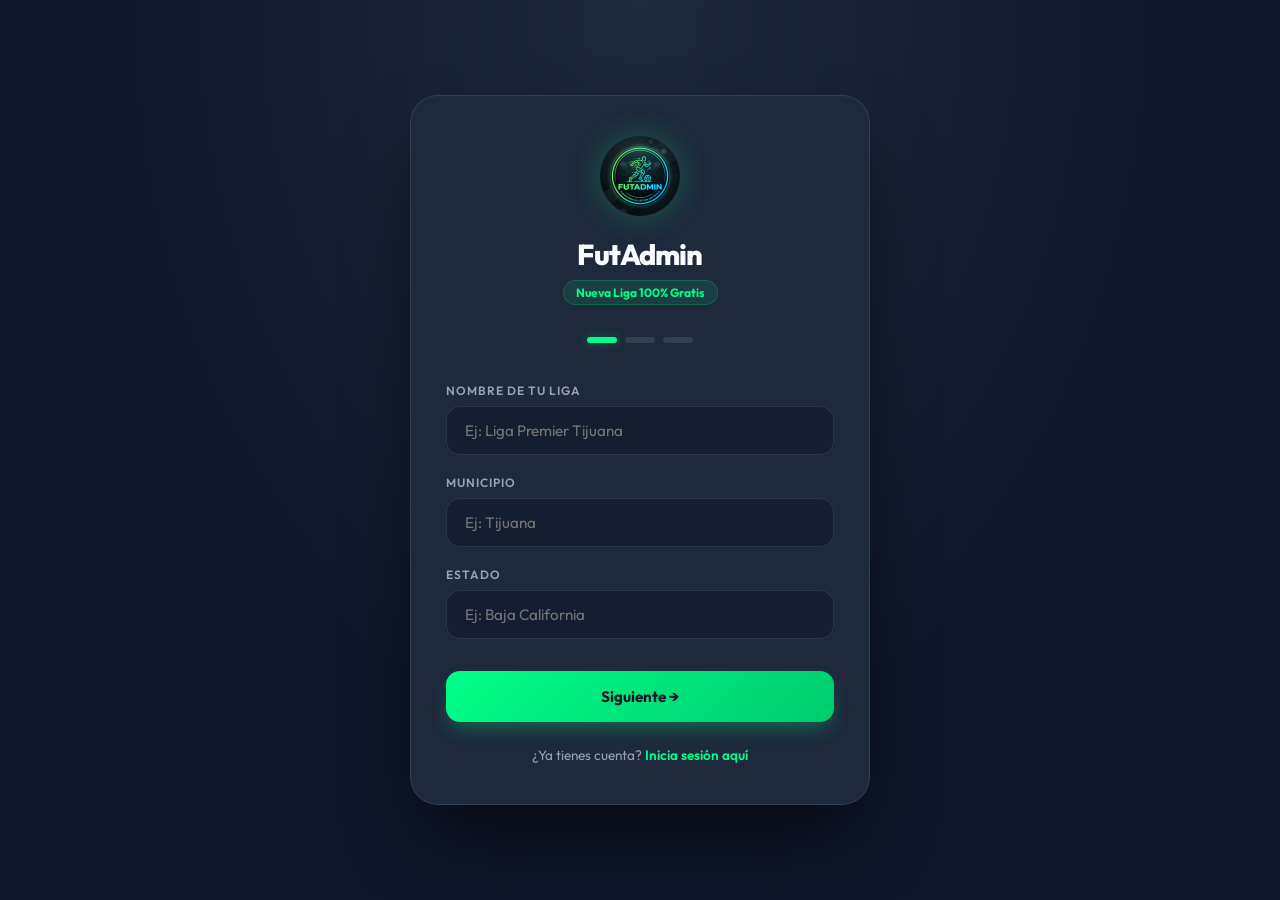
<file: templates/registro.html>
<!DOCTYPE html>
<html lang="es">

<head>
    <meta charset="UTF-8">
    <meta name="viewport" content="width=device-width, initial-scale=1.0">
    <title>Regístrate Gratis - FutAdmin</title>
    <link rel="icon" type="image/png" href="/static/img/logos/futadmin_circle_transp.png">
    <link rel="apple-touch-icon" href="/static/img/sidebar-logo.png">
    <link rel="manifest" href="/static/manifest.json">
    <link rel="preconnect" href="https://fonts.googleapis.com">
    <link rel="preconnect" href="https://fonts.gstatic.com" crossorigin>
    <link href="https://fonts.googleapis.com/css2?family=Outfit:wght@300;400;600;700;900&display=swap" rel="stylesheet">
    <style>
        :root {
            --primary: #00ff88;
            --primary-glow: rgba(0, 255, 136, 0.25);
            --bg-dark: #0f172a;
            --bg-card: #1e293b;
            --text-main: #f8fafc;
            --text-muted: #94a3b8;
            --border: rgba(255, 255, 255, 0.1);
            --error: #ef4444;
        }

        * {
            margin: 0;
            padding: 0;
            box-sizing: border-box;
            font-family: 'Outfit', sans-serif;
        }

        body {
            background: radial-gradient(ellipse at top, #1e293b 0%, #0f172a 60%);
            color: var(--text-main);
            min-height: 100vh;
            display: flex;
            align-items: center;
            justify-content: center;
            padding: 2rem 1rem;
            overflow-x: hidden;
        }

        .card {
            width: 100%;
            max-width: 460px;
            background: var(--bg-card);
            border-radius: 28px;
            border: 1px solid var(--border);
            box-shadow: 0 40px 80px -20px rgba(0, 0, 0, 0.7);
            padding: 2.5rem 2.2rem;
            position: relative;
            overflow: hidden;
            animation: slideUp 0.6s cubic-bezier(0.16, 1, 0.3, 1);
        }

        @keyframes slideUp {
            from {
                opacity: 0;
                transform: translateY(40px);
            }

            to {
                opacity: 1;
                transform: translateY(0);
            }
        }

        .logo-section {
            text-align: center;
            margin-bottom: 2rem;
        }

        .logo-img {
            width: 80px;
            height: 80px;
            border-radius: 50%;
            box-shadow: 0 0 30px var(--primary-glow);
            margin-bottom: 1rem;
        }

        h1 {
            font-size: 1.8rem;
            font-weight: 800;
            letter-spacing: -0.03em;
        }

        .badge-free {
            display: inline-block;
            background: rgba(0, 255, 136, 0.1);
            color: var(--primary);
            font-size: 0.75rem;
            font-weight: 700;
            padding: 4px 12px;
            border-radius: 30px;
            margin-top: 0.5rem;
            border: 1px solid rgba(0, 255, 136, 0.2);
        }

        /* ── Steps Control ─────────────────────────────────────────────────── */
        .step-container {
            display: none;
        }

        .step-container.active {
            display: block;
            animation: fadeIn 0.4s ease;
        }

        @keyframes fadeIn {
            from {
                opacity: 0;
                transform: translateX(10px);
            }

            to {
                opacity: 1;
                transform: translateX(0);
            }
        }

        .progress-bar {
            display: flex;
            gap: 8px;
            margin-bottom: 2.5rem;
            justify-content: center;
        }

        .progress-dot {
            width: 30px;
            height: 6px;
            background: rgba(255, 255, 255, 0.1);
            border-radius: 10px;
            transition: all 0.3s ease;
        }

        .progress-dot.active {
            background: var(--primary);
            box-shadow: 0 0 10px var(--primary-glow);
        }

        /* ── Form Groups ──────────────────────────────────────────────────── */
        .form-group {
            margin-bottom: 1.2rem;
        }

        label {
            display: block;
            font-size: 0.75rem;
            font-weight: 600;
            color: var(--text-muted);
            margin-bottom: 0.5rem;
            text-transform: uppercase;
            letter-spacing: 0.08em;
        }

        input {
            width: 100%;
            padding: 0.9rem 1.1rem;
            background: rgba(15, 23, 42, 0.6);
            border: 1px solid var(--border);
            border-radius: 14px;
            color: white;
            font-size: 0.95rem;
            transition: all 0.3s ease;
        }

        input:focus {
            outline: none;
            border-color: var(--primary);
            box-shadow: 0 0 0 4px var(--primary-glow);
            background: rgba(15, 23, 42, 0.8);
        }

        .btn-row {
            display: flex;
            gap: 12px;
            margin-top: 2rem;
        }

        .btn {
            flex: 1;
            padding: 1rem;
            border-radius: 14px;
            font-size: 0.95rem;
            font-weight: 700;
            cursor: pointer;
            transition: all 0.3s cubic-bezier(0.16, 1, 0.3, 1);
            border: none;
            display: flex;
            align-items: center;
            justify-content: center;
            gap: 8px;
        }

        .btn-primary {
            background: linear-gradient(135deg, var(--primary), #00cc6e);
            color: #0f172a;
            box-shadow: 0 10px 20px -5px rgba(0, 255, 136, 0.3);
        }

        .btn-primary:hover {
            transform: translateY(-2px);
            box-shadow: 0 15px 30px -8px rgba(0, 255, 136, 0.4);
        }

        .btn-secondary {
            background: rgba(255, 255, 255, 0.05);
            color: var(--text-main);
            border: 1px solid var(--border);
        }

        .btn-secondary:hover {
            background: rgba(255, 255, 255, 0.1);
        }

        .btn:disabled {
            opacity: 0.5;
            cursor: not-allowed;
            transform: none !important;
        }

        .form-footer {
            text-align: center;
            margin-top: 1.5rem;
            font-size: 0.85rem;
            color: var(--text-muted);
        }

        .form-footer a {
            color: var(--primary);
            text-decoration: none;
            font-weight: 600;
        }

        /* ── Alert ─────────────────────────────────────────────────────────── */
        #alert-box {
            background: rgba(239, 68, 68, 0.1);
            border: 1px solid rgba(239, 68, 68, 0.2);
            color: var(--error);
            padding: 0.8rem 1rem;
            border-radius: 12px;
            font-size: 0.85rem;
            margin-bottom: 1.5rem;
            display: none;
        }

        /* ── Success ───────────────────────────────────────────────────────── */
        .success-overlay {
            position: absolute;
            inset: 0;
            background: var(--bg-card);
            z-index: 10;
            display: none;
            flex-direction: column;
            align-items: center;
            justify-content: center;
            padding: 2rem;
            text-align: center;
        }

        .success-icon {
            font-size: 4rem;
            margin-bottom: 1rem;
            animation: bounceIn 0.6s cubic-bezier(0.175, 0.885, 0.32, 1.275);
        }

        @keyframes bounceIn {
            from {
                opacity: 0;
                transform: scale(0.3);
            }

            to {
                opacity: 1;
                transform: scale(1);
            }
        }

        /* ── Honeypot ──────────────────────────────────────────────────────── */
        .hp-field {
            display: none !important;
        }

        .spinner {
            width: 20px;
            height: 20px;
            border: 3px solid rgba(0, 0, 0, 0.1);
            border-top-color: #0f172a;
            border-radius: 50%;
            animation: spin 0.8s linear infinite;
        }

        @keyframes spin {
            to {
                transform: rotate(360deg);
            }
        }
    </style>
</head>

<body>
    <div class="card">
        <div class="logo-section">
            <img src="/static/img/logos/futadmin_circle.png" class="logo-img" alt="Logo">
            <h1>FutAdmin</h1>
            <span class="badge-free">Nueva Liga 100% Gratis</span>
        </div>

        <div class="progress-bar">
            <div class="progress-dot active" id="dot-1"></div>
            <div class="progress-dot" id="dot-2"></div>
            <div class="progress-dot" id="dot-3"></div>
        </div>

        <div id="alert-box"></div>

        <form id="reg-form">
            <!-- Honeypot -->
            <input type="text" name="website_url" class="hp-field">

            <!-- STEP 1: LIGA -->
            <div class="step-container active" id="step-1">
                <div class="form-group">
                    <label>Nombre de tu Liga</label>
                    <input type="text" id="nombre_liga" placeholder="Ej: Liga Premier Tijuana" required>
                </div>
                <div class="form-group">
                    <label>Municipio</label>
                    <input type="text" id="municipio" placeholder="Ej: Tijuana" required>
                </div>
                <div class="form-group">
                    <label>Estado</label>
                    <input type="text" id="estado" placeholder="Ej: Baja California" required>
                </div>
                <div class="btn-row">
                    <button type="button" class="btn btn-primary" onclick="nextStep(2)">Siguiente →</button>
                </div>
            </div>

            <!-- STEP 2: ADMIN -->
            <div class="step-container" id="step-2">
                <div class="form-group">
                    <label>Tu Nombre Completo</label>
                    <input type="text" id="nombre_admin" placeholder="Ej: Juan Pérez" required>
                </div>
                <div class="form-group">
                    <label>Correo Electrónico</label>
                    <input type="email" id="email" placeholder="admin@ejemplo.com" required>
                </div>
                <div class="form-group">
                    <label>Teléfono / WhatsApp</label>
                    <input type="text" id="telefono" placeholder="Ej: 664 123 4567" required>
                </div>
                <div class="btn-row">
                    <button type="button" class="btn btn-secondary" onclick="nextStep(1)">Atrás</button>
                    <button type="button" class="btn btn-primary" onclick="nextStep(3)">Siguiente →</button>
                </div>
            </div>

            <!-- STEP 3: SECURITY -->
            <div class="step-container" id="step-3">
                <div class="form-group">
                    <label>Crea tu Contraseña</label>
                    <input type="password" id="password" placeholder="Mínimo 8 caracteres" required minlength="8">
                </div>
                <div class="form-group" style="display: flex; gap: 10px; align-items: flex-start; margin-top: 1rem;">
                    <input type="checkbox" id="privacy" required style="width: 20px; height: 20px; margin-top: 2px;">
                    <label for="privacy" style="text-transform: none; font-weight: 400; cursor: pointer;">
                        Acepto el <a href="/privacy" target="_blank"
                            style="color: var(--primary); text-decoration: none;">Aviso de Privacidad</a>
                    </label>
                </div>
                <div class="btn-row">
                    <button type="button" class="btn btn-secondary" onclick="nextStep(2)">Atrás</button>
                    <button type="submit" class="btn btn-primary" id="btn-submit">FINALIZAR REGISTRO</button>
                </div>
            </div>
        </form>

        <div class="form-footer" id="login-link">
            ¿Ya tienes cuenta? <a href="/login">Inicia sesión aquí</a>
        </div>

        <!-- Success Overlay -->
        <div class="success-overlay" id="success-overlay">
            <div class="success-icon">🏟️</div>
            <h2>¡Todo listo!</h2>
            <p style="color: var(--text-muted); margin-top: 10px;">Tu plataforma está configurada.<br>Entrando al
                sistema...</p>
        </div>
    </div>

    <script>
        let currentStep = 1;

        function nextStep(step) {
            // Validaciones simples antes de pasar
            if (step > currentStep) {
                const inputs = document.getElementById(`step-${currentStep}`).querySelectorAll('input');
                let valid = true;
                inputs.forEach(i => { if (!i.checkValidity()) { i.reportValidity(); valid = false; } });
                if (!valid) return;
            }

            document.querySelectorAll('.step-container').forEach(s => s.classList.remove('active'));
            document.querySelectorAll('.progress-dot').forEach(d => d.classList.remove('active'));

            document.getElementById(`step-${step}`).classList.add('active');
            for (let i = 1; i <= step; i++) {
                document.getElementById(`dot-${i}`).classList.add('active');
            }
            currentStep = step;
        }

        document.getElementById('reg-form').addEventListener('submit', async (e) => {
            e.preventDefault();
            const btn = document.getElementById('btn-submit');
            const alertBox = document.getElementById('alert-box');

            btn.disabled = true;
            btn.innerHTML = '<span class="spinner"></span> Creando liga...';
            alertBox.style.display = 'none';

            const payload = {
                nombre_liga: document.getElementById('nombre_liga').value,
                municipio: document.getElementById('municipio').value,
                estado: document.getElementById('estado').value,
                nombre_admin: document.getElementById('nombre_admin').value,
                email: document.getElementById('email').value,
                telefono: document.getElementById('telefono').value,
                password: document.getElementById('password').value,
                website_url: document.querySelector('input[name="website_url"]').value
            };

            try {
                const res = await fetch('/api/registro', {
                    method: 'POST',
                    headers: { 'Content-Type': 'application/json' },
                    body: JSON.stringify(payload)
                });
                const data = await res.json();

                if (data.success) {
                    document.getElementById('success-overlay').style.display = 'flex';
                    setTimeout(() => {
                        window.location.href = data.redirect_url || '/';
                    }, 2000);
                } else {
                    alertBox.innerText = data.error || 'Ocurrió un error inesperado';
                    alertBox.style.display = 'block';
                    btn.disabled = false;
                    btn.innerHTML = 'FINALIZAR REGISTRO';
                }
            } catch (err) {
                alertBox.innerText = 'Error de conexión. Intenta de nuevo.';
                alertBox.style.display = 'block';
                btn.disabled = false;
                btn.innerHTML = 'FINALIZAR REGISTRO';
            }
        });
    </script>
</body>

</html>
</file>
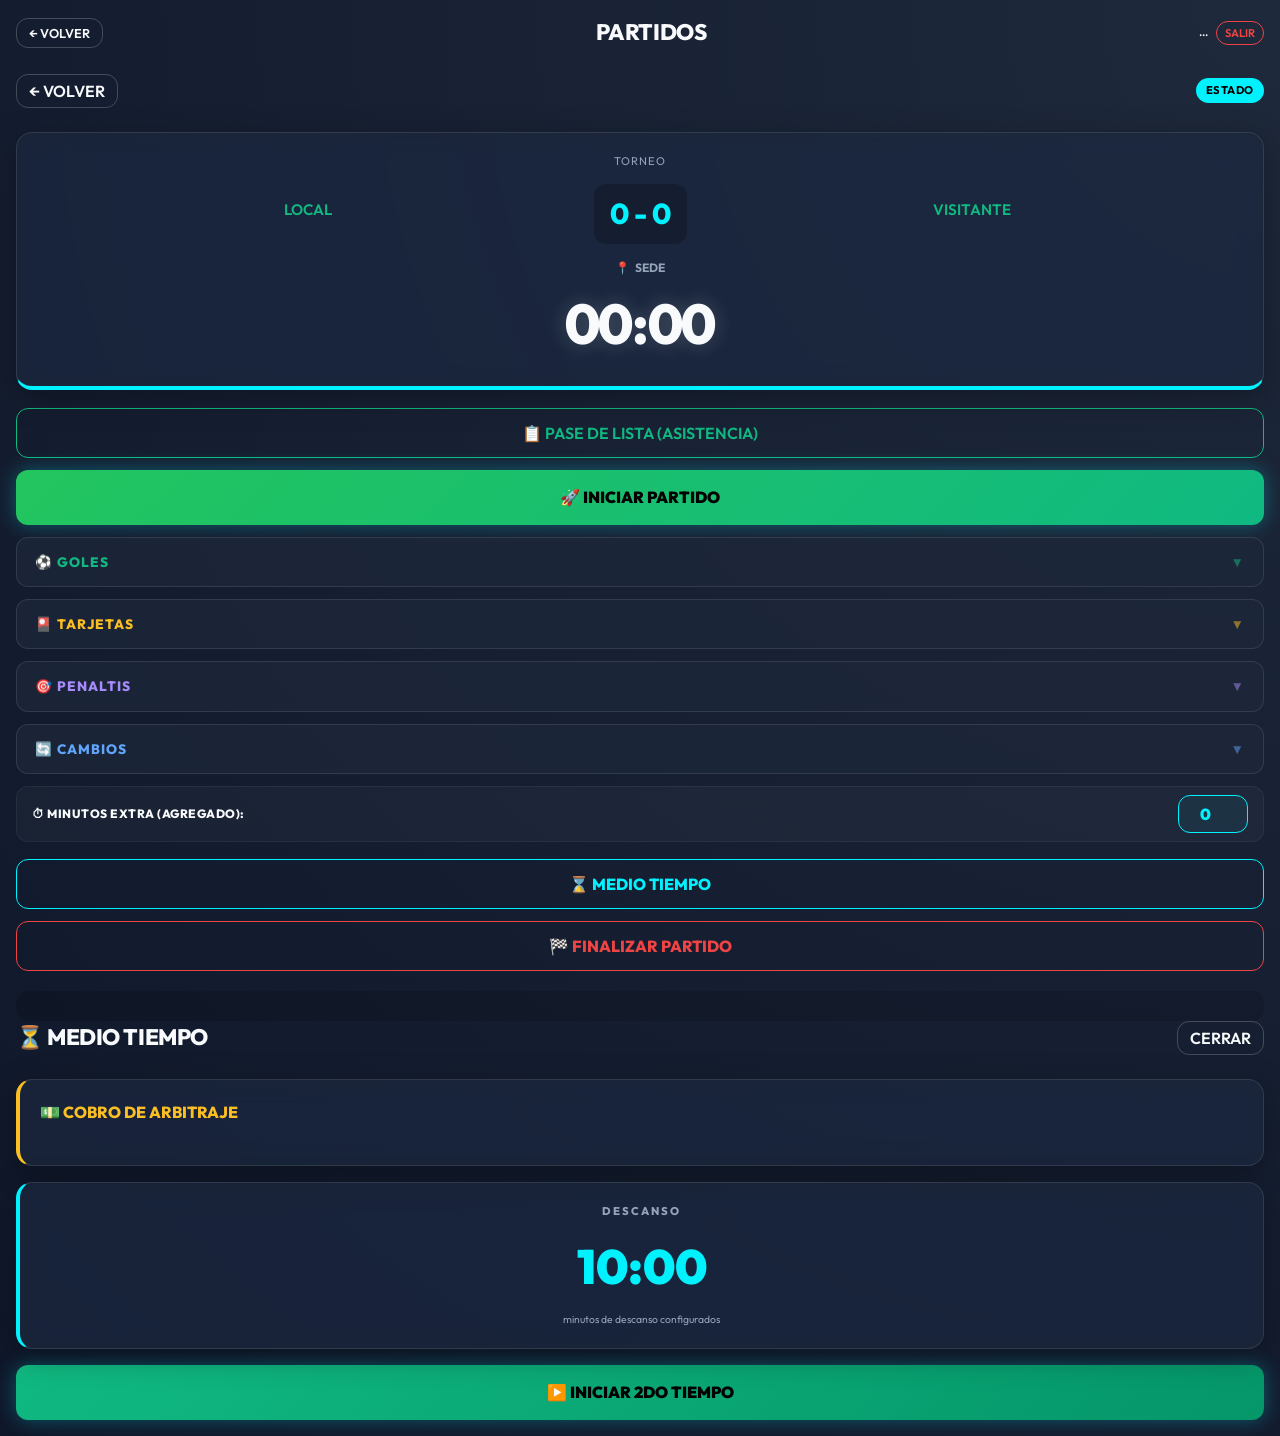
<file: templates/telegram_app.html>
<!DOCTYPE html>
<html lang="es">

<head>
    <meta charset="UTF-8">
    <meta name="viewport" content="width=device-width, initial-scale=1.0, maximum-scale=1.0, user-scalable=no" />
    <title>FutAdmin - Administra TU liga 🫵</title>
    <link rel="icon" type="image/png" href="/static/img/logos/futadmin_circle_transp.png">
    <script src="https://telegram.org/js/telegram-web-app.js"></script>
    <link href="https://fonts.googleapis.com/css2?family=Outfit:wght@300;400;600;800&display=swap" rel="stylesheet">
    <link rel="manifest" href="/static/manifest_tg.json">
    <link rel="apple-touch-icon" href="/static/img/logos/futadmin_circle_transp.png">
    <meta name="mobile-web-app-capable" content="yes">
    <meta name="apple-mobile-web-app-capable" content="yes">
    <meta name="apple-mobile-web-app-status-bar-style" content="black-translucent">
    <meta name="theme-color" content="#0a0f14">
    <style>
        :root {
            --bg: #0f172a;
            --surface: rgba(30, 41, 59, 0.7);
            --card: rgba(51, 65, 85, 0.4);
            --primary: #00f2ff;
            --secondary: #10b981;
            --error: #ef4444;
            --warning: #fbbf24;
            --text: #f8fafc;
            --muted: #94a3b8;
            --radius: 16px;
            --glass: blur(12px) saturate(180%);
        }

        * {
            box-sizing: border-box;
            -webkit-tap-highlight-color: transparent;
        }

        body {
            font-family: 'Outfit', sans-serif;
            background-color: var(--bg);
            color: var(--text);
            margin: 0;
            padding: 16px;
            line-height: 1.5;
            overflow-x: hidden;
            background: radial-gradient(circle at top right, #1e293b, #0f172a);
            min-height: 100vh;
        }

        .header {
            display: flex;
            align-items: center;
            justify-content: space-between;
            margin-bottom: 24px;
            animation: fadeIn 0.5s ease-out;
        }

        .header h3 {
            margin: 0;
            font-weight: 800;
            letter-spacing: -0.02em;
            font-size: 1.4rem;
        }

        .card {
            background: var(--surface);
            -webkit-backdrop-filter: var(--glass);
            backdrop-filter: var(--glass);
            border: 1px solid rgba(255, 255, 255, 0.1);
            border-radius: var(--radius);
            padding: 20px;
            box-shadow: 0 8px 32px 0 rgba(0, 0, 0, 0.3);
            margin-bottom: 16px;
            transition: transform 0.2s ease;
        }

        .card:active {
            transform: scale(0.98);
        }

        .btn {
            display: block;
            width: 100%;
            padding: 14px;
            border: none;
            border-radius: 12px;
            font-family: 'Outfit', sans-serif;
            font-size: 1rem;
            font-weight: 600;
            cursor: pointer;
            transition: all 0.3s ease;
            text-align: center;
        }

        .btn-primary {
            background: linear-gradient(135deg, var(--primary), #0ea5e9);
            color: #000;
            box-shadow: 0 0 20px rgba(0, 242, 255, 0.3);
        }

        .btn-outline {
            background: transparent;
            border: 1.5px solid rgba(255, 255, 255, 0.2);
            color: var(--text);
        }

        .btn-outline:active {
            background: rgba(255, 255, 255, 0.05);
            border-color: var(--primary);
        }

        .status-badge {
            font-size: 0.7rem;
            font-weight: 700;
            padding: 4px 10px;
            border-radius: 20px;
            text-transform: uppercase;
            letter-spacing: 0.05em;
            background: rgba(255, 255, 255, 0.1);
        }

        .btn-payment {
            background: linear-gradient(135deg, #f59e0b, #d97706);
            color: white;
            padding: 8px 12px;
            font-size: 0.75rem;
            border-radius: 8px;
            font-weight: 700;
            margin-top: 10px;
            box-shadow: 0 4px 12px rgba(245, 158, 11, 0.2);
            border: none;
            width: auto;
            display: inline-block;
        }

        .btn-payment:active {
            transform: scale(0.95);
            background: #b45309;
        }

        .teams {
            display: flex;
            align-items: center;
            justify-content: space-between;
            gap: 15px;
            margin: 15px 0;
        }

        .score {
            font-size: 1.8rem;
            font-weight: 800;
            color: var(--primary);
            background: rgba(0, 0, 0, 0.2);
            padding: 8px 16px;
            border-radius: 12px;
            min-width: 90px;
            text-align: center;
        }

        .event-log {
            font-size: 0.85rem;
            max-height: 200px;
            overflow-y: auto;
            margin-top: 20px;
            display: flex;
            flex-direction: column;
            gap: 8px;
            background: rgba(0, 0, 0, 0.15);
            padding: 15px;
            border-radius: 12px;
        }

        .event-item {
            background: rgba(255, 255, 255, 0.08); /* Más luz para contraste */
            padding: 10px 14px;
            border-radius: 12px;
            border-left: 4px solid var(--primary);
            border-right: 1px solid rgba(255, 255, 255, 0.05); /* Borde sutil premium */
            animation: slideIn 0.3s ease-out;
            overflow: hidden;
            white-space: nowrap;
            min-height: 48px; /* Altura mínima de seguridad para evitar recortes */
            display: flex;
            align-items: center;
        }

        /* ── Marquee / Ticker (estilo noticiero) ─────────────── */
        .marquee-wrap {
            display: inline-block;
            max-width: 100%;
            overflow: hidden;
        }
        .marquee-text {
            display: inline-block;
            white-space: nowrap;
            /* La animación se activa via JS solo cuando el texto desborda */
        }
        .marquee-text.scrolling {
            animation: marquee-scroll var(--marquee-dur, 8s) linear 1.5s infinite;
        }
        @keyframes marquee-scroll {
            0%   { transform: translateX(0); }
            45%  { transform: translateX(var(--marquee-offset, -60%)); }
            55%  { transform: translateX(var(--marquee-offset, -60%)); }
            100% { transform: translateX(0); }
        }

        /* Nombres de equipos en el marcador principal */
        #local-name, #visitante-name {
            overflow: hidden;
            white-space: nowrap;
            text-overflow: ellipsis;
        }
        #local-name .marquee-wrap,
        #visitante-name .marquee-wrap {
            max-width: 100%;
        }

        /* Nombres en tarjetas de partidos */
        .team-ticker {
            display: block;
            overflow: hidden;
            white-space: nowrap;
            max-width: 100%;
        }

        @keyframes fadeIn {
            from {
                opacity: 0;
            }

            to {
                opacity: 1;
            }
        }

        @keyframes slideIn {
            from {
                transform: translateX(20px);
                opacity: 0;
            }

            to {
                transform: translateX(0);
                opacity: 1;
            }
        }

        select {
            background-color: #1e293b !important;
            color: white !important;
            appearance: none;
            -webkit-appearance: none;
        }
        option {
            background-color: #1e293b !important;
            color: white !important;
        }

        /* --- ESTILOS CÁMARA NATIVA (FASE 11) --- */
        #camera-modal {
            position: fixed;
            top: 0;
            left: 0;
            right: 0;
            bottom: 0;
            background: #000;
            z-index: 5000;
            display: none;
            flex-direction: column;
            align-items: center;
            justify-content: center;
            overflow: hidden;
        }

        .camera-container {
            position: relative;
            width: 100%;
            height: 100%;
            display: flex;
            align-items: center;
            justify-content: center;
            background: #000;
        }

        #camera-video {
            width: 100%;
            height: 100%;
            object-fit: cover;
        }

        .camera-overlay {
            position: absolute;
            top: 0;
            left: 0;
            right: 0;
            bottom: 0;
            display: flex;
            align-items: center;
            justify-content: center;
            pointer-events: none;
        }

        /* --- Action Groups (New Layout) --- */
        .control-group {
            grid-column: 1 / -1;
            background: var(--surface);
            border: 1px solid rgba(255, 255, 255, 0.1);
            border-radius: 12px;
            overflow: hidden;
            transition: all 0.3s cubic-bezier(0.4, 0, 0.2, 1);
        }

        .group-header {
            padding: 14px 18px;
            display: flex;
            justify-content: space-between;
            align-items: center;
            cursor: pointer;
            font-weight: 800;
            text-transform: uppercase;
            letter-spacing: 1px;
            font-size: 0.85rem;
            color: var(--secondary);
        }

        .group-header .icon {
            transition: transform 0.3s ease;
            opacity: 0.5;
        }

        .control-group.active .group-header {
            background: rgba(255, 255, 255, 0.05);
            border-bottom: 1px solid rgba(255, 255, 255, 0.05);
        }

        .control-group.active .group-header .icon {
            transform: rotate(180deg);
        }

        .group-content {
            display: flex;
            gap: 12px;
            padding: 0;
            height: 0;
            opacity: 0;
            visibility: hidden;
            transition: all 0.3s ease;
        }

        .control-group.active .group-content {
            padding: 16px;
            height: auto;
            opacity: 1;
            visibility: visible;
        }

        .group-content .btn {
            flex: 1;
            font-size: 0.8rem;
            height: 48px;
            display: flex;
            align-items: center;
            justify-content: center;
            padding: 0;
        }

        /* --- Substitution Modal Styles --- */
        .sub-sale { color: #ef4444; font-weight: 800; font-size: 0.75rem; border: 1px solid #ef4444; padding: 2px 6px; border-radius: 4px; }
        .sub-entra { color: #10b981; font-weight: 800; font-size: 0.75rem; border: 1px solid #10b981; padding: 2px 6px; border-radius: 4px; }
        .player-item-sub {
            display: flex;
            justify-content: space-between;
            align-items: center;
            padding: 12px;
            background: rgba(255,255,255,0.03);
            border-radius: 8px;
            margin-bottom: 8px;
            cursor: pointer;
            transition: all 0.2s;
        }
        .player-item-sub:active { background: rgba(255,255,255,0.1); }
        .player-item-sub.selected { border: 2px solid var(--primary); background: rgba(0, 242, 255, 0.1); }

        /* Badges de tarjetas (Fase 15) */
        .card-badge {
            display: inline-flex;
            align-items: center;
            justify-content: center;
            width: 18px;
            height: 22px;
            border-radius: 2px;
            font-size: 0.65rem;
            font-weight: 800;
            color: black;
            margin-left: 4px;
            box-shadow: 0 2px 4px rgba(0,0,0,0.3);
        }
        .badge-yellow { background: #facc15; }
        .badge-red { background: #ef4444; color: white; }
        .badge-blue { background: #3b82f6; color: white; }
        
        .sancionado-tag {
            background: rgba(239, 68, 68, 0.15);
            color: #ef4444;
            padding: 2px 6px;
            border-radius: 4px;
            font-size: 0.6rem;
            font-weight: 800;
            text-transform: uppercase;
            border: 1px solid rgba(239, 68, 68, 0.3);
            margin-left: 10px;
        }

        .camera-frame {
            width: 280px;
            height: 350px;
            border: 3px solid var(--primary);
            border-radius: 30px;
            box-shadow: 0 0 0 2000px rgba(15, 23, 42, 0.6); /* Oscurecer el resto */
            position: relative;
        }

        .camera-frame::before {
            content: 'SOLO DENTRO DEL MARCO';
            position: absolute;
            top: -30px;
            left: 0;
            right: 0;
            text-align: center;
            color: var(--primary);
            font-size: 0.7rem;
            font-weight: 800;
            letter-spacing: 2px;
        }

        .camera-controls {
            position: absolute;
            bottom: 40px;
            left: 0;
            right: 0;
            display: flex;
            justify-content: space-around;
            align-items: center;
            z-index: 5010;
            padding: 0 20px;
        }

        .btn-capture {
            width: 75px;
            height: 75px;
            background: white;
            border: 5px solid rgba(0, 242, 255, 0.5);
            border-radius: 50%;
            cursor: pointer;
            box-shadow: 0 0 20px rgba(0,0,0,0.5);
            display: flex;
            align-items: center;
            justify-content: center;
            font-size: 1.5rem;
        }

        .btn-capture:active {
            transform: scale(0.9);
            background: var(--primary);
        }

        .btn-camera-action {
            width: 45px;
            height: 45px;
            background: rgba(255,255,255,0.1);
            backdrop-filter: blur(10px);
            border-radius: 50%;
            border: 1px solid rgba(255,255,255,0.2);
            color: white;
            display: flex;
            align-items: center;
            justify-content: center;
            font-size: 1.2rem;
        }

        #modal-players {
            position: fixed;
            top: 0;
            left: 0;
            right: 0;
            bottom: 0;
            background: rgba(15, 23, 42, 0.98);
            backdrop-filter: blur(10px);
            z-index: 300;
            display: none;
            padding: 24px;
            overflow-y: auto;
        }

        .player-item {
            padding: 16px;
            border-radius: 12px;
            background: rgba(255, 255, 255, 0.03);
            margin-bottom: 10px;
            display: flex;
            justify-content: space-between;
            align-items: center;
            border: 1px solid rgba(255, 255, 255, 0.05);
        }

        .check-btn {
            width: 28px;
            height: 28px;
            border-radius: 50%;
            border: 2px solid var(--primary);
            display: flex;
            align-items: center;
            justify-content: center;
            font-size: 14px;
        }

        .check-btn.checked {
            background: var(--primary);
            color: black;
        }

        .attendance-card {
            margin-bottom: 24px;
        }

        .attendance-card h4 {
            margin: 0 0 16px 0;
            color: var(--secondary);
            font-weight: 800;
            display: flex;
            align-items: center;
            gap: 8px;
        }

        /* Estilos para Modales */
        .modal {
            position: fixed;
            top: 0;
            left: 0;
            right: 0;
            bottom: 0;
            background: rgba(15, 23, 42, 0.98);
            backdrop-filter: blur(10px);
            z-index: 300;
            display: none;
            align-items: center;
            justify-content: center;
            padding: 24px;
        }

        .modal.active {
            display: flex;
        }

        .modal-content {
            background: var(--card-bg);
            border: 1px solid rgba(255, 255, 255, 0.1);
            border-radius: 20px;
            width: 100%;
            max-width: 400px;
            padding: 24px;
            box-shadow: 0 20px 40px rgba(0, 0, 0, 0.4);
        }

        .modal-header h3 {
            margin: 0;
            color: var(--primary);
            font-weight: 800;
        }

        .modal-body {
            margin: 20px 0;
        }

        .modal-footer {
            display: flex;
            gap: 12px;
        }

        /* Detalles de Partido */
        .details-modal-content {
            max-height: 80vh;
            overflow-y: auto;
        }

        .detail-section {
            margin-bottom: 20px;
        }

        .detail-section h4 {
            color: var(--primary);
            font-size: 0.9rem;
            text-transform: uppercase;
            border-bottom: 1px solid rgba(0, 242, 255, 0.2);
            padding-bottom: 8px;
            margin-bottom: 12px;
        }

        .detail-row {
            display: flex;
            align-items: center;
            gap: 10px;
            padding: 8px 0;
            border-bottom: 1px solid rgba(255, 255, 255, 0.05);
            font-size: 0.9rem;
        }

        .detail-min {
            background: rgba(0, 242, 255, 0.1);
            color: var(--primary);
            padding: 2px 6px;
            border-radius: 4px;
            font-weight: 600;
            font-size: 0.75rem;
            min-width: 32px;
            text-align: center;
        }

        /* ── Firma Digital del Tutor ─────────────────────── */
        .sig-section {
            margin-top: 12px;
            border-top: 1px dashed rgba(251, 191, 36, 0.4);
            padding-top: 10px;
        }
        .sig-label {
            font-size: 0.65rem;
            font-weight: 800;
            color: var(--warning);
            letter-spacing: 0.08em;
            margin-bottom: 6px;
            display: block;
        }
        .sig-canvas-wrap {
            background: #f8fafc;
            border-radius: 8px;
            overflow: hidden;
            touch-action: none;
            border: 1.5px solid rgba(251, 191, 36, 0.6);
            position: relative;
            height: 120px;
        }
        .sig-canvas-wrap canvas {
            display: block;
            width: 100%;
            height: 100%;
        }
        .sig-placeholder {
            position: absolute;
            inset: 0;
            display: flex;
            align-items: center;
            justify-content: center;
            color: #94a3b8;
            font-size: 0.75rem;
            pointer-events: none;
            text-align: center;
            padding: 0 20px;
        }
        .sig-actions {
            display: flex;
            justify-content: flex-end;
            margin-top: 5px;
        }
        .sig-hint {
            font-size: 0.6rem;
            color: var(--muted);
            margin-top: 4px;
            text-align: center;
        }

        /* ── Filtros y chips ────────────────────────────── */
        .filter-chip {
            background: rgba(255, 255, 255, 0.05);
            border: 1px solid rgba(255, 255, 255, 0.1);
            color: var(--muted);
            border-radius: 20px;
            padding: 5px 12px;
            font-size: 0.7rem;
            font-weight: 700;
            white-space: nowrap;
            transition: all 0.2s;
            cursor: pointer;
        }
        .filter-chip.active {
            background: var(--primary);
            color: #000;
            border-color: var(--primary);
        }
    </style>
</head>

<body>
    <div id="login-view" class="view" style="display: none; height: 100vh; background: var(--bg); overflow: hidden;">
        <div style="max-width:320px; margin: 0 auto; height: 100%; display: flex; flex-direction: column; justify-content: center; padding: 20px;">
            <div style="text-align: center; margin-bottom: 30px;">
                <div style="position: relative; display: inline-block;">
                    <div style="position: absolute; top: 50%; left: 50%; transform: translate(-50%, -50%); width: 80px; height: 80px; background: var(--primary); filter: blur(30px); opacity: 0.3; border-radius: 50%;"></div>
                    <img src="/static/img/logos/futadmin_circle.png" id="login-logo-img" style="width: 140px; height: 140px; object-fit: cover; position: relative; z-index: 1; border-radius: 50%; box-shadow: 0 0 20px rgba(34,197,94,0.2);">
                </div>
                <h1 style="margin: 10px 0 0 0; font-weight: 900; font-size: 1.8rem; color: #fff; letter-spacing: -0.5px;">FutAdmin <span style="color:var(--primary)">PRO</span></h1>
                <p style="color: var(--muted); font-size: 0.8rem; margin: 5px 0 0 0; font-weight: 500;">Inicia sesión en tu liga</p>
            </div>

            <div id="login-form" style="display: none;">
                <div style="margin-bottom: 12px;">
                    <label style="font-size: 0.65rem; color: var(--muted); font-weight: 800; letter-spacing: 1px; text-transform: uppercase;">CORREO ELECTRÓNICO / USER</label>
                    <input type="text" id="ref-email" placeholder="admin@ejemplo.com" class="btn btn-outline"
                        style="text-align:left; margin-top:6px; font-size: 0.9rem; height: 50px; background: rgba(255,255,255,0.03); border: 1px solid rgba(255,255,255,0.1); border-radius: 12px;">
                </div>
                <div style="margin-bottom: 20px;">
                    <label style="font-size: 0.65rem; color: var(--muted); font-weight: 800; letter-spacing: 1px; text-transform: uppercase;">CONTRASEÑA</label>
                    <input type="password" id="ref-password" placeholder="••••••••" class="btn btn-outline"
                        style="text-align:left; margin-top:6px; font-size: 0.9rem; height: 50px; background: rgba(255,255,255,0.03); border: 1px solid rgba(255,255,255,0.1); border-radius: 12px; letter-spacing: 0.2em;">
                </div>
                
                <div style="display: flex; align-items: center; gap: 10px; margin-bottom: 25px;">
                    <input type="checkbox" id="accept-privacy" checked style="width: 18px; height: 18px; accent-color: var(--primary);">
                    <label for="accept-privacy" style="font-size: 0.75rem; color: var(--muted); font-weight: 500;">He leído y acepto el <span style="color: var(--primary); text-decoration: underline; cursor: pointer;">Aviso de Privacidad</span></label>
                </div>

                <button class="btn btn-primary" onclick="attemptLogin()" style="height: 55px; border-radius: 14px; font-weight: 900; font-size: 1rem; background: linear-gradient(to right, #22c55e, #16a34a); color: rgba(0,0,0,0.8); box-shadow: 0 4px 15px rgba(34,197,94,0.3);">ENTRAR AL SISTEMA</button>
            </div>

            <div id="auth-status" style="color: var(--muted); text-align: center; font-size: 0.8rem; margin-top: 15px;">Validando acceso...</div>
            <div id="auth-error" style="color: var(--error); text-align: center; margin-top: 15px; font-weight: 600; font-size: 0.8rem;"></div>

            <div style="text-align: center; margin-top: 40px; font-size: 0.65rem; color: rgba(255,255,255,0.3); font-weight: 500;">
                © 2026 Diseñalo. FutAdmin Professional Edition.
            </div>
        </div>
    </div>

    <div id="menu-view" class="view" style="display: none; padding: 20px;">
        <div class="header" style="margin-bottom: 30px;">
            <div style="display: flex; align-items: center; gap: 12px;">
                <img src="/static/img/logos/futadmin_circle.png" style="width: 45px; height: 45px; object-fit: cover; border-radius: 50%;">
                <div>
                    <h3 style="margin:0;">MENU PRINCIPAL</h3>
                    <div style="font-size: 0.7rem; color: var(--muted);" id="user-info-detail"></div>
                </div>
            </div>
            <button class="btn btn-outline" onclick="logout()" style="width: auto; padding: 6px 12px; border-color: var(--error); color: var(--error);">SALIR</button>
        </div>

        <div style="display: flex; flex-direction: column; gap: 16px;">
            <button class="btn btn-primary" id="btn-menu-matches" onclick="showTournamentsFromMenu()" style="padding: 25px; font-size: 1rem; display: none;">
                <div style="font-size: 1.5rem; margin-bottom: 8px;">🏟️</div>
                GESTIONAR PARTIDO
            </button>

            <button class="btn btn-primary" id="btn-menu-payments" onclick="showPayments()" style="padding: 25px; font-size: 1rem; background: linear-gradient(135deg, #3b82f6, #2563eb); display: none;">
                <div style="font-size: 1.5rem; margin-bottom: 8px;">💳</div>
                SISTEMA DE PAGOS
            </button>

            <button class="btn btn-primary" id="btn-menu-roster" onclick="showRosterEdit()" style="padding: 25px; font-size: 1rem; background: linear-gradient(135deg, #8b5cf6, #7c3aed); display: none;">
                <div style="font-size: 1.5rem; margin-bottom: 8px;">📝</div>
                INGRESAR PLANTILLA
            </button>

            <button class="btn btn-outline" id="btn-menu-ids" onclick="showUniqueIds()" style="margin-top: 20px; font-size: 0.8rem; border-style: dashed; display: none;">
                🔍 CONSULTAR IDS UNICOS (ADMIN)
            </button>
        </div>

        <div id="active-matches-section" style="margin-top: 35px; display: none;">
            <h4 style="color: var(--secondary); margin-bottom: 15px; font-weight: 800; border-bottom: 1px solid rgba(255,255,255,0.1); padding-bottom: 8px;">⏱️ PARTIDOS EN CURSO</h4>
            <div id="active-matches-container" style="display: flex; flex-direction: column; gap: 12px;">
                <!-- Partidos en vivo se cargarán aquí -->
            </div>
        </div>
    </div>

    <div id="tournament-view" class="view" style="display: none;">
        <div class="header">
            <button class="btn btn-outline" onclick="showMenu()" style="width: auto; padding: 6px 12px;">← MENU</button>
            <h3>Torneos Activos</h3>
        </div>
        <div id="tournaments-container">
            <!-- Torneos se cargarán aquí -->
        </div>
    </div>

    <div id="list-view">
        <div class="header">
            <button class="btn btn-outline" onclick="showTournaments()"
                style="padding: 6px 12px; width: auto; font-size: 0.8rem;">← VOLVER</button>
            <h3 id="selected-torneo-name">PARTIDOS</h3>
            <div style="display: flex; align-items: center; gap: 8px;">
                <div style="display:flex; flex-direction:column; align-items:flex-end;">
                    <span id="ref-name" style="font-size:0.7rem; color:var(--text); font-weight:600;">...</span>
                    <span id="user-role-badge" style="display:none; font-size:0.5rem; background:rgba(255,255,255,0.1); color:var(--muted); padding:1px 4px; border-radius:3px; font-weight:800; text-transform:uppercase;"></span>
                </div>
                <button class="btn btn-outline" onclick="logout()"
                    style="width: auto; padding: 4px 8px; font-size: 0.7rem; border-color: var(--error); color: var(--error);">SALIR</button>
            </div>
        </div>
        <div id="matches-container">
            <!-- Partidos se cargarán aquí -->
        </div>
    </div>

    <div id="match-view">
        <div class="header">
            <button class="btn btn-outline" onclick="showMenu()" style="width: auto; padding: 6px 12px;">← VOLVER</button>
            <span id="match-status-header" class="status-badge" style="background: var(--primary); color: #000;">ESTADO</span>
        </div>

        <div class="card" style="padding: 20px; border-bottom: 4px solid var(--primary);">
            <div id="match-torneo-info" style="text-align: center; font-size: 0.7rem; color: var(--muted); margin-bottom: 10px; text-transform: uppercase; letter-spacing: 0.1em;">TORNEO</div>
            
            <!-- Score -->
            <div class="teams">
                <div style="flex: 1; text-align: center;">
                    <div style="font-weight: 600; font-size: 0.95rem; color: var(--secondary); overflow:hidden;" id="local-name"><span class="marquee-wrap"><span class="marquee-text">LOCAL</span></span></div>
                </div>
                <div class="score" id="live-score" style="min-width: 80px;">0 - 0</div>
                <div style="flex: 1; text-align: center;">
                    <div style="font-weight: 600; font-size: 0.95rem; color: var(--secondary); overflow:hidden;" id="visitante-name"><span class="marquee-wrap"><span class="marquee-text">VISITANTE</span></span></div>
                </div>
            </div>
            
            <!-- Fase 24: Sede/Cancha con Ticker -->
            <div id="match-cancha-container" style="display: flex; align-items: center; justify-content: center; gap: 5px; margin-top: 10px; color: var(--muted); font-size: 0.75rem; font-weight: 700; text-transform: uppercase;">
                <span style="flex-shrink: 0;">📍</span>
                <span class="marquee-wrap" style="max-width: calc(100% - 25px);"><span class="marquee-text" id="match-sede-name" data-automarquee="1">SEDE</span></span>
            </div>

            <!-- Period indicator -->
            <div id="period-indicator" style="text-align:center; font-size: 0.65rem; color: var(--muted); font-weight:800; letter-spacing:2px; margin-top:8px; display:none;">1er TIEMPO</div>
            
            <!-- Timer -->
            <div style="position: relative; display: flex; flex-direction: column; align-items: center; margin-top:5px;">
                <div id="timer-display" style="text-align: center; font-size: 3.5rem; font-weight: 800; color: var(--text); font-variant-numeric: tabular-nums; text-shadow: 0 0 20px rgba(248, 250, 252, 0.2);">00:00</div>
                <div id="match-duration-hint" style="font-size: 0.6rem; color: var(--muted);"></div>
                <button id="btn-pause" class="btn btn-outline" onclick="togglePause()" style="position: absolute; right: 0; bottom: 0; width: auto; padding: 4px 10px; font-size: 0.7rem; border-color: var(--secondary); color: var(--secondary); display: none;">⏸ PAUSA</button>
            </div>
        </div>

        <div id="controls-panel" style="display: grid; grid-template-columns: 1fr 1fr; gap: 12px; margin-top: 18px;">
            <!-- Pre-start -->
            <button class="btn btn-outline" onclick="openCheckIn('asistencia')" id="btn-pre-start" style="grid-column: 1 / -1; border-color: var(--secondary); color: var(--secondary);">📋 PASE DE LISTA (ASISTENCIA)</button>
            <button class="btn btn-primary" onclick="openCheckIn('alineacion')" id="btn-start" style="grid-column: 1 / -1; background: linear-gradient(135deg, #22c55e, #10b981); font-weight:900; height:55px;">🚀 INICIAR PARTIDO</button>

            <!-- Goles Group -->
            <div id="group-goals" class="control-group">
                <div class="group-header" onclick="toggleControlGroup('group-goals')">
                    <span>⚽ GOLES</span>
                    <span class="icon">▼</span>
                </div>
                <div class="group-content">
                    <button class="btn btn-outline" onclick="recordGoal('local')" style="border-color: var(--secondary); color: var(--secondary);">LOCAL</button>
                    <button class="btn btn-outline" onclick="recordGoal('visitante')" style="border-color: var(--secondary); color: var(--secondary);">VISITANTE</button>
                </div>
            </div>

            <!-- Tarjetas Group -->
            <div id="group-cards" class="control-group">
                <div class="group-header" onclick="toggleControlGroup('group-cards')" style="color: var(--warning);">
                    <span>🎴 TARJETAS</span>
                    <span class="icon">▼</span>
                </div>
                <div class="group-content">
                    <button class="btn btn-outline" onclick="openPlayerList('Amarilla')" style="border-color: var(--warning); color: var(--warning);">🟨 AMARILLA</button>
                    <button class="btn btn-outline" onclick="openPlayerList('Roja')" style="border-color: var(--error); color: var(--error);">🟥 ROJA</button>
                    <button class="btn btn-outline" onclick="openPlayerList('Azul')" style="border-color: #3b82f6; color: #3b82f6;">🟦 AZUL</button>
                </div>
            </div>

            <!-- Penaltis Group -->
            <div id="group-penalties" class="control-group">
                <div class="group-header" onclick="toggleControlGroup('group-penalties')" style="color: #a78bfa;">
                    <span>🎯 PENALTIS</span>
                    <span class="icon">▼</span>
                </div>
                <div class="group-content" style="flex-direction: column;">
                    <div style="display: flex; gap: 8px; width: 100%;">
                        <button class="btn btn-outline" onclick="recordPenaltyGoal('local')" style="flex:1; border-color: #a78bfa; color: #a78bfa;">⚽ PENAL L</button>
                        <button class="btn btn-outline" onclick="recordPenaltyGoal('visitante')" style="flex:1; border-color: #a78bfa; color: #a78bfa;">⚽ PENAL V</button>
                    </div>
                    <button class="btn btn-primary" onclick="openPenaltiesModal()" id="btn-penalties" style="width:100%; border: 1px dashed #a78bfa; background: rgba(167, 139, 250, 0.1); color: #a78bfa; font-size: 0.85rem; font-weight: 700; height: 50px;">🏆 DEFINICIÓN POR PENALES</button>
                </div>
            </div>

            <!-- Cambios Group -->
            <div id="group-subs" class="control-group">
                <div class="group-header" onclick="toggleControlGroup('group-subs')" style="color: #60a5fa;">
                    <span>🔄 CAMBIOS</span>
                    <span class="icon">▼</span>
                </div>
                <div class="group-content">
                    <button class="btn btn-outline" onclick="openSubstitutionFlow('local')" style="border-color: #60a5fa; color: #60a5fa;">MODIF. LOCAL</button>
                    <button class="btn btn-outline" onclick="openSubstitutionFlow('visitante')" style="border-color: #60a5fa; color: #60a5fa;">MODIF. VIS.</button>
                </div>
            </div>

            <!-- Extra minutes (Fase 16 Refresh) -->
            <div style="grid-column: 1 / -1; display: flex; align-items: center; justify-content: space-between; background: rgba(255,255,255,0.03); padding: 8px 15px; border-radius: 12px; border: 1px solid rgba(255,255,255,0.05); margin-bottom: 5px;">
                <span style="font-size: 0.75rem; color: var(--text); font-weight: 800; letter-spacing: 0.5px;">⏱ MINUTOS EXTRA (AGREGADO):</span>
                <input type="number" id="extra-minutes" value="0" class="btn btn-outline" style="width: 70px; text-align: center; border-color: var(--primary); color: var(--primary); font-weight: 900; height: 38px; background: rgba(0, 242, 255, 0.05);" min="0">
            </div>

            <button class="btn btn-outline" onclick="gameAction('Medio Tiempo')" id="btn-halftime" style="grid-column: 1 / -1; border-color: var(--primary); color: var(--primary); font-weight:800;">⌛ MEDIO TIEMPO</button>
            <button class="btn btn-primary" onclick="gameAction('Reanudación')" id="btn-second-half" style="grid-column: 1 / -1; background: linear-gradient(135deg, var(--secondary), #059669); font-weight:900; height:55px; display:none;">▶️ CONTINUAR JUEGO</button>
            <button class="btn btn-outline" onclick="confirmEndMatch()" id="btn-end" style="grid-column: 1 / -1; border-color: var(--error); color: var(--error); font-weight:800;">🏁 FINALIZAR PARTIDO</button>
        </div>

        <!-- Banca por Castigo (Sin Bin) (Fase 15) -->
        <div id="sin-bin-container" style="display: none; margin-top: 20px; padding: 12px; background: rgba(59, 130, 246, 0.1); border: 1px dashed #3b82f6; border-radius: 12px;">
            <div style="font-size: 0.7rem; font-weight: 800; color: #3b82f6; margin-bottom: 8px; text-transform: uppercase; letter-spacing: 1px;">⏱ BANCA POR CASTIGO (AZUL)</div>
            <div id="sin-bin-list">
                <!-- Players serving blue card time -->
            </div>
        </div>

        <div class="event-log" id="event-log">
            <!-- Live Events -->
        </div>
    </div>

    <!-- Vista de Pase de Lista (Check-in) -->
    <div id="checkin-view" style="display:none; position:fixed; top:0; left:0; right:0; bottom:0; background:var(--bg); z-index:150; padding:16px; overflow-y:auto; background: radial-gradient(circle at top right, #1e293b, #0f172a);">
        <div class="header">
            <button class="btn btn-outline" onclick="showMatchView()" style="width:auto; padding:6px 12px;">← VOLVER</button>
            <h3 id="checkin-title">PASE DE LISTA</h3>
        </div>
        <!-- Botón INICIAR PARTIDO condicional -->
        <button id="btn-start-from-checkin" class="btn btn-primary" onclick="gameAction('Inicio')" style="width:100%; margin-bottom:12px; background:linear-gradient(135deg,#22c55e,#10b981); font-weight:900; height:50px; font-size:1rem; display:none;">🚀 COMENZAR JUEGO</button>
        <div id="checkin-container" style="padding-bottom:10px;">
            <!-- Jugadores -->
        </div>
        <!-- Botón LISTO al final (Fase 16) -->
        <button id="btn-checkin-done" class="btn btn-primary" onclick="showMatchView()" style="width:100%; margin-top:10px; height:50px; font-weight:900;">LISTO</button>
    </div>

    <!-- Vista de Medio Tiempo / Cobro de Arbitraje -->
    <div id="halftime-view">
        <div class="header">
            <h3>⏳ MEDIO TIEMPO</h3>
            <button class="btn btn-outline" onclick="showMatchView()" style="width: auto; padding: 6px 12px;">CERRAR</button>
        </div>

        <div class="card" style="border-left: 4px solid var(--warning); margin-bottom:16px;">
            <h4 style="color: var(--warning); margin-top: 0; font-weight: 800;">💵 COBRO DE ARBITRAJE</h4>
            <div id="payment-forms-container">
                <!-- Dinámico -->
            </div>
        </div>

        <div class="card" style="border-left: 4px solid var(--primary); text-align:center;">
            <div style="font-size:0.7rem; color:var(--muted); font-weight:800; letter-spacing:2px;">DESCANSO</div>
            <div id="halftime-countdown" style="font-size:3rem; font-weight:900; color:var(--primary); margin:10px 0;">10:00</div>
            <div style="font-size:0.65rem; color:var(--muted);">minutos de descanso configurados</div>
        </div>

        <button class="btn btn-primary" onclick="gameAction('Reanudación')" id="btn-resume"
            style="margin-top: 16px; background: linear-gradient(135deg, var(--secondary), #059669); font-weight:900; height:55px;">▶️ INICIAR 2DO TIEMPO</button>
    </div>

    <!-- Modal para seleccionar jugador -->
    <div id="modal-players">
        <div class="header">
            <h3 id="modal-title" style="color: var(--primary);">SELECCIONAR JUGADOR</h3>
            <button class="btn btn-outline" onclick="closePlayerList()" style="width: auto; padding: 6px 12px;">CERRAR</button>
        </div>
        <div id="players-container" style="margin-top: 20px;"></div>
    </div>

    <!-- VISTA: Submenú (Jugados/Pendientes, Inscripción/Arbitraje) -->
    <div id="submenu-view" class="view" style="display:none; padding:20px;">
        <div class="header" style="margin-bottom:20px;">
            <button class="btn btn-outline" onclick="showView('menu-view')" style="width: auto; padding: 6px 12px;">← VOLVER</button>
            <h3 id="submenu-title">OPCIONES</h3>
            <div style="width:40px;"></div>
        </div>
        <div id="submenu-container" style="display: flex; flex-direction: column; gap: 15px;">
            <!-- Botones dinámicos -->
        </div>
    </div>

    <!-- VISTA: Seleccion Jerárquica (Drilldown) -->
    <div id="drilldown-view" class="view" style="display:none; z-index: 100;">
        <div class="header">
            <button class="btn btn-outline" id="drilldown-back" onclick="drilldownBack()" style="width: auto; padding: 6px 12px;">← VOLVER</button>
            <h3 id="drilldown-title">SELECCIONAR</h3>
            <div style="width:40px;"></div>
        </div>
        
        <!-- Input para UID (Solo en modo Roster) -->
        <div id="uid-input-container" style="display:none; padding: 0 15px 15px 15px;">
            <div style="display:flex; gap:8px;">
                <input type="text" id="direct-uid-input" placeholder="INGRESA ID UNICO (UID)" class="btn btn-outline" style="flex:1; text-align:left; font-size:0.9rem; border-color:var(--primary);">
                <button class="btn btn-primary" onclick="lookupByUid()" style="width:auto; padding:0 15px;">BUSCAR</button>
            </div>
            <div style="font-size:0.6rem; color:var(--muted); margin-top:5px; text-align:center;">Opción rápida para dueños de equipos</div>
        </div>

        <!-- Filtros para Partidos (Solo si drillPurpose es matches o similar) -->
        <div id="match-filters-container" style="display:none; padding: 0 15px 10px 15px; flex-direction: column; gap: 10px;">
            <div style="display:flex; gap:8px;">
                <input type="text" id="match-filter-search" placeholder="🔍 BUSCAR EQUIPO O LIGA..." class="btn btn-outline" style="flex:1; text-align:left; font-size:0.85rem; border-color:rgba(255,255,255,0.2);">
                <button class="btn btn-primary" onclick="applyMatchFilters()" style="width:auto; padding:0 12px; font-size:0.8rem;">FILTRAR</button>
            </div>
            <div style="display:flex; gap:8px; overflow-x:auto; padding-bottom:5px; scrollbar-width: none;">
                <button class="filter-chip active" id="filter-date-all" onclick="updateMatchDateFilter('')">TODOS</button>
                <button class="filter-chip" id="filter-date-today" onclick="updateMatchDateFilter('today')">HOY</button>
                <button class="filter-chip" id="filter-date-week" onclick="updateMatchDateFilter('week')">SEMANA</button>
                <button class="filter-chip" id="filter-date-month" onclick="updateMatchDateFilter('month')">MES</button>
            </div>
        </div>

        <div id="drilldown-container" style="display: flex; flex-direction: column; gap: 10px; padding: 15px;">
            <!-- Opciones dinámicas -->
        </div>
    </div>

    <!-- VISTA: Búsqueda de Partido Global -->
    <div id="express-search-view" class="view" style="display:none; padding:20px;">
        <div class="header" style="margin-bottom:20px;">
            <button class="btn btn-outline" onclick="showSubmenu('matches')" style="width: auto; padding: 6px 12px;">← VOLVER</button>
            <h3>BUSCAR PARTIDO</h3>
            <div style="width:40px;"></div>
        </div>
        <div class="card" style="padding:15px; margin-bottom:15px;">
            <div style="display:flex; gap:8px;">
                <input type="text" id="global-search-input" placeholder="EQUIPO O LIGA..." class="btn btn-outline" style="flex:1; text-align:left; font-size:1rem; border-color:var(--primary);">
                <button class="btn btn-primary" onclick="performGlobalSearch()" style="width:auto; padding:0 15px;">🔍</button>
            </div>
            <p style="font-size:0.6rem; color:var(--muted); margin-top:8px; text-align:center;">Busca partidos jugados, pendientes o en curso.</p>
        </div>
        <div id="global-search-results" style="display: flex; flex-direction: column; gap: 10px;">
            <!-- Resultados -->
        </div>
    </div>

    <!-- MODAL: Editar Jugador (Formulario de Futbolista) -->
    <div id="modal-edit-player" style="position:fixed; top:0; left:0; right:0; bottom:0; background:rgba(15,23,42,0.98); backdrop-filter: blur(12px); z-index:300; display:none; padding:20px; overflow-y:auto;">
        <div class="header" style="position:sticky; top:0; background:rgba(15,23,42,0.5); padding:10px 0; z-index:10;">
            <h3 style="color:var(--secondary); margin:0;">DATOS DEL FUTBOLISTA</h3>
            <button class="btn btn-outline" onclick="closePlayerEdit()" style="width: auto; padding: 6px 12px; border-color:var(--error); color:var(--error);">CERRAR</button>
        </div>
        
        <div class="card" style="margin-top:20px; padding:20px; border-top: 4px solid var(--secondary);">
            <div style="display:flex; flex-direction:column; align-items:center; gap:10px; margin-bottom:25px;">
                <div id="player-photo-preview" style="width:120px; height:120px; border-radius:15px; background:rgba(255,255,255,0.05); border:2px dashed var(--secondary); overflow:hidden; display:flex; align-items:center; justify-content:center;">
                    <span style="font-size:3rem;">👤</span>
                </div>
                <div style="display:flex; gap:10px; width:100%; justify-content:center;">
                    <button class="btn btn-outline" onclick="openRealCamera('edit-photo-camera', 'player-photo-preview')" style="width:auto; padding:8px 12px; border-color:var(--secondary); color:var(--secondary); font-size:0.75rem;">
                        📷 CÁMARA
                    </button>
                    <button class="btn btn-outline" onclick="document.getElementById('edit-photo-gallery').click()" style="width:auto; padding:8px 12px; border-color:var(--secondary); color:var(--secondary); font-size:0.75rem;">
                        🖼️ GALERÍA
                    </button>
                </div>
                <input type="file" id="edit-photo-camera" accept="image/*" capture="camera" style="display:none;" onchange="handlePhotoSelect(this)">
                <input type="file" id="edit-photo-gallery" accept="image/*" style="display:none;" onchange="handlePhotoSelect(this)">
                <input type="hidden" id="edit-player-photo-url">
            </div>

            <div style="margin-bottom:15px;">
                <label style="font-size:0.7rem; color:var(--muted); font-weight:700;">NOMBRE COMPLETO</label>
                <input type="text" id="edit-player-name" class="btn btn-outline" style="text-align:left; margin-top:5px; width:100%; border-color:rgba(255,255,255,0.1);">
            </div>

            <div style="margin-bottom:15px; display:none;">
                <label style="font-size:0.7rem; color:var(--muted); font-weight:700;">CURP / ID ÚNICO</label>
                <input type="text" id="edit-player-curp" class="btn btn-outline" placeholder="ID DE PLANTILLA" style="text-align:left; margin-top:5px; width:100%; border-color:rgba(255,255,255,0.1);">
            </div>

            <div style="display:grid; grid-template-columns: 1fr 1fr; gap:15px; margin-bottom:15px;">
                <div>
                    <label style="font-size:0.7rem; color:var(--muted); font-weight:700;">NÚMERO</label>
                    <input type="number" id="edit-player-number" class="btn btn-outline" style="text-align:left; margin-top:5px; width:100%; border-color:rgba(255,255,255,0.1);">
                </div>
                <div>
                    <label style="font-size:0.7rem; color:var(--muted); font-weight:700;">POSICIÓN</label>
                    <select id="edit-player-pos" class="btn btn-outline" style="text-align:left; margin-top:5px; width:100%; height:45px; background:rgba(0,0,0,0.2); color:white; border-color:rgba(255,255,255,0.1);">
                        <option value="Portero">Portero</option>
                        <option value="Defensa">Defensa</option>
                        <option value="Mediocampista">Mediocampista</option>
                        <option value="Delantero">Delantero</option>
                    </select>
                </div>
            </div>

            <div style="display:grid; grid-template-columns: 1fr 1fr; gap:15px; margin-bottom:20px;">
                <div>
                    <label style="font-size:0.7rem; color:var(--muted); font-weight:700;">FECHA NACIMIENTO</label>
                    <input type="date" id="edit-player-birth" class="btn btn-outline" onchange="checkMinorStatus('edit')" style="text-align:left; margin-top:5px; width:100%; border-color:rgba(255,255,255,0.1);">
                </div>
                <div>
                    <label style="font-size:0.7rem; color:var(--muted); font-weight:700;">TELÉFONO</label>
                    <input type="tel" id="edit-player-phone" class="btn btn-outline" placeholder="10 DÍGITOS" style="text-align:left; margin-top:5px; width:100%; border-color:rgba(255,255,255,0.1);">
                </div>
            </div>

            <div id="minor-auth-container-edit" style="display:none; margin-bottom:15px; padding:12px; background:rgba(251, 191, 36, 0.08); border:1px solid var(--warning); border-radius:8px;">
                <!-- Disclaimer + checkbox -->
                <label style="display:flex; align-items:start; gap:8px; font-size:0.7rem; color:var(--text); cursor:pointer; line-height:1.3;">
                    <input type="checkbox" id="minor-auth-check-edit" style="width:18px; height:18px; margin-top:2px; accent-color:var(--warning);">
                    <span>⚠️ Mentir en temas legales de un menor es delito y es responsabilidad total del Entrenador o Dueño de Liga. FutAdmin solo provee la herramienta digital. <strong>Confirmo autorización para subir foto.</strong></span>
                </label>
                <!-- Firma del tutor -->
                <div class="sig-section">
                    <span class="sig-label">✍️ FIRMA DEL TUTOR / REPRESENTANTE LEGAL</span>
                    <div class="sig-canvas-wrap">
                        <canvas id="sig-canvas-edit"></canvas>
                        <div class="sig-placeholder" id="sig-placeholder-edit">Firme aquí con el dedo</div>
                    </div>
                    <div class="sig-actions">
                        <button class="btn btn-outline" onclick="clearSigCanvas('edit')" style="width:auto; padding:4px 10px; font-size:0.65rem; border-color:var(--warning); color:var(--warning);">🗑️ Limpiar</button>
                    </div>
                    <div class="sig-hint">La firma se guardará como respaldo digital del consentimiento</div>
                </div>
            </div>

            <button class="btn btn-primary" id="btn-save-player" onclick="savePlayerChanges()" style="font-weight:800;">GUARDAR CAMBIOS</button>
        </div>
    </div>

    <div id="modal-note"
        style="position:fixed; top:0; left:0; right:0; bottom:0; background:rgba(15,23,42,0.98); backdrop-filter: blur(10px); z-index:200; display:none; padding:24px;">
        <div class="header">
            <h3 id="note-modal-title" style="color: var(--warning);">MOTIVO DE SANCIÓN</h3>
        </div>
        <div class="card" style="margin-top: 20px;">
            <textarea id="card-note-text" class="btn btn-outline"
                style="width:100%; height:100px; text-align:left; padding:15px; background: rgba(0,0,0,0.2);"
                placeholder="Ej. Reincidencia, Falta táctica, Protesta..."></textarea>

            <!-- Selección de minutos específicos para tarjeta Azul -->
            <div id="blue-card-minutes-container" style="display: none; margin-top: 15px;">
                <label style="font-size: 0.8rem; color: #60a5fa; font-weight: 800; display: block; margin-bottom: 5px;">🟦 MINUTOS DE CASTIGO:</label>
                <input type="number" id="blue-card-minutes" value="2" min="1" max="30" class="btn btn-outline" style="width: 100%; text-align: center; border-color: #60a5fa; color: #60a5fa; font-weight: 900; background: rgba(0,0,0,0.2); height: 50px; font-size: 1.2rem;">
            </div>
        </div>
        <div style="display:flex; gap:12px; margin-top: 20px;">
            <button class="btn btn-outline" style="flex: 1;" onclick="closeNoteModal()">OMITIR</button>
            <button class="btn btn-primary" style="flex: 2;" onclick="confirmCardWithNote()">CONFIRMAR</button>
        </div>
    </div>

    <!-- Modal de Detalles de Partido -->
    <div id="modal-match-details" class="modal">
        <div class="modal-content details-modal-content">
            <div class="modal-header">
                <h3 id="details-modal-title">DETALLES</h3>
            </div>
            <div class="modal-body" id="details-modal-body">
                <!-- Info de goles y tarjetas -->
            </div>
            <div class="modal-footer">
                <button class="btn btn-primary" onclick="closeMatchDetailsModal()">CERRAR</button>
            </div>
        </div>
    </div>


    <script>
        const tg = window.Telegram.WebApp;
        tg.expand();
        tg.ready();

        // Silenciar warnings de HapticFeedback si la version es < 6.1
        if (!tg.isVersionAtLeast('6.1')) {
            tg.HapticFeedback = {
                impactOccurred: () => {},
                notificationOccurred: () => {},
                selectionChanged: () => {}
            };
        }

        let currentUser = null;
        let activeMatch = null;
        let matchPlayers = { local: [], visitante: [] };
        let matchSeconds = 0;
        let timerInterval = null;
        let isTimerPaused = false;
        let selectedTorneoId = null;
        let currentMatches = [];
        let paymentTeamFilterId = null; // Para filtrar partidos de un equipo en pagos

        function renderMatchesInDrilldown(matches, container, options = {}) {
            currentMatches = matches; // Sync global array for index-based handlers
            const { showAbonarButton = false, teamId = null, title = null } = options;
            
            let html = '';
            if (showAbonarButton && teamId) {
                html += `
                    <button class="btn btn-primary" onclick="openPaymentForm(${teamId}, '${paymentTypeFilter || 'Arbitraje'}')" 
                            style="margin-bottom:20px; background:linear-gradient(135deg, #f59e0b, #d97706); height:auto; padding:15px; color:white;">
                        💰 ABONAR / PAGO GENERAL
                    </button>
                    <div style="border-top: 1px dashed rgba(255,255,255,0.1); margin: 15px 0; padding-top: 10px;">
                        <h4 style="font-size:0.75rem; color:var(--muted); margin-bottom:10px; text-transform:uppercase;">${title || 'Partidos Pendientes'}</h4>
                    </div>
                `;
            }

            if (matches.length === 0) {
                html += '<p style="text-align:center; padding:40px; color:var(--muted); font-size:0.9rem;">No se encontraron partidos.</p>';
            } else {
                html += matches.map((m, index) => {
                    const isMyMatch = m.arbitro_id === currentUser.id;
                    const canEdit = ['admin', 'ejecutivo', 'dueño_liga', 'super_arbitro', 'arbitro'].includes(currentUser.rol);
                    const isPlayable = m.estado !== 'Played' && m.estado !== 'Cancelled';
                    const canPay = ['admin', 'ejecutivo', 'dueño_liga', 'equipo'].includes(currentUser.rol);
                    const canOpen = isPlayable && canEdit;
                    
                    let statusColor = 'var(--muted)';
                    if (m.estado === 'Live') statusColor = 'var(--error)';
                    if (m.estado === 'HalfTime') statusColor = 'var(--warning)';
                    if (m.estado === 'Scheduled') statusColor = 'var(--secondary)';

                    return `
                        <div class="card" onclick="${m.estado === 'Played' ? `showMatchDetails(${m.id})` : (canOpen ? `openMatchByIndex(${index})` : '')}"
                             style="border-left: 4px solid ${isMyMatch ? 'var(--primary)' : 'rgba(255,255,255,0.1)'}; padding: 15px; margin-bottom:12px;">
                            <div style="display:flex; justify-content: space-between; align-items: center; margin-bottom: 12px;">
                                <span style="font-size: 0.75rem; font-weight: 800; color: var(--muted); letter-spacing: 0.05em;">JORNADA ${m.jornada}</span>
                                <span class="status-badge" style="color:${statusColor}; border:1px solid ${statusColor}; background:transparent;">${m.estado}</span>
                            </div>
                            <div class="teams" style="margin: 8px 0;">
                                <span class="team-ticker" style="flex:1; font-weight:600; font-size:0.9rem;"><span class="marquee-wrap" style="max-width:100%;"><span class="marquee-text" data-automarquee="1">${m.equipo_local}</span></span></span>
                                <span class="score" style="font-size: 1rem; min-width: 50px; padding: 4px 8px; flex-shrink:0;">${m.goles_local || 0} - ${m.goles_visitante || 0}</span>
                                <span class="team-ticker" style="flex:1; font-weight:600; font-size:0.9rem; text-align:right;"><span class="marquee-wrap" style="max-width:100%; float:right;"><span class="marquee-text" data-automarquee="1">${m.equipo_visitante}</span></span></span>
                            </div>
                            <div style="display:flex; justify-content: space-between; align-items: flex-end; margin-top: 12px;">
                                <div style="font-size: 0.75rem; color: var(--muted); line-height: 1.6;">
                                    <div style="display:flex; align-items:center; gap:6px;">
                                        <span style="font-size: 0.85rem;">📅</span>
                                        <span style="color:var(--secondary); font-weight:800;">
                                            ${(() => {
                                                const rawDate = m.fecha || m.date || '';
                                                let formattedDate = rawDate;
                                                if (rawDate && rawDate.includes('-')) {
                                                    const parts = rawDate.split('-');
                                                    if (parts.length === 3) formattedDate = `${parts[2]}/${parts[1]}/${parts[0]}`;
                                                }
                                                return formattedDate || 'No programado';
                                            })()} · ${m.hora || '--:--'}
                                        </span>
                                    </div>
                                    <div style="display:flex; align-items:center; gap:6px;">
                                        <span style="font-size: 0.85rem;">📍</span>
                                        <span style="color:#fff; font-weight:600;">${m.cancha || 'Sede por asignar'}</span>
                                    </div>
                                    ${m.arbitro_nombre ? `
                                    <div style="display:flex; align-items:center; gap:6px;">
                                        <span style="font-size: 0.85rem;">👤</span>
                                        <span style="font-size: 0.7rem;">${m.arbitro_nombre}</span>
                                    </div>` : ''}
                                </div>
                                <div style="display:flex; flex-direction: column; gap: 5px; align-items: flex-end;">
                                    ${drillPurpose === 'matches' && canEdit && isPlayable ? `
                                        <button class="btn-payment" style="background:linear-gradient(135deg, var(--secondary), #059669);" onclick="event.stopPropagation(); openMatchAndCheckIn(${index})">PASE DE LISTA</button>
                                    ` : ''}
                                    ${drillPurpose === 'payments' && canPay ? `
                                        <button class="btn-payment" onclick="event.stopPropagation(); openPaymentForm(${m.equipo_local_id}, '${paymentTypeFilter || 'Arbitraje'}', ${m.id})">PAGAR</button>
                                    ` : ''}
                                </div>
                            </div>
                        </div>
                    `;
                }).join('');
            }
            container.innerHTML = html;
            // Activar marquee en todos los elementos recién renderizados
            requestAnimationFrame(() => {
                container.querySelectorAll('[data-automarquee]').forEach(span => {
                    activateMarqueeIfNeeded(span.closest('.event-item') || span.parentElement?.parentElement || span);
                });
            });
        }

        function showView(id) {
            console.log("==> showView(", id, ")");
            // checkin-view es position:fixed, se maneja por separado como overlay
            const views = ['login-view', 'menu-view', 'tournament-view', 'list-view', 'match-view', 'halftime-view', 'registration-view', 'payments-view', 'ids-lookup-view', 'drilldown-view', 'submenu-view', 'payment-form-view', 'ticket-view', 'arbitraje-sync-view', 'match-explorer-view', 'inscripcion-sync-view'];
            views.forEach(v => {
                const el = document.getElementById(v);
                if (el) {
                    el.style.display = (v === id) ? 'block' : 'none';
                }
            });
            // Log dimensions of the active view
            setTimeout(() => {
                const active = document.getElementById(id);
                if (active) {
                    const rect = active.getBoundingClientRect();
                    const cs = window.getComputedStyle(active);
                    console.log(`[DIAG] ${id} → display:${cs.display} visibility:${cs.visibility} opacity:${cs.opacity} rect:${Math.round(rect.width)}x${Math.round(rect.height)} top:${Math.round(rect.top)}`);
                }
            }, 100);
            // Ocultar checkin-view (position:fixed overlay) si no es la vista activa
            const checkinEl = document.getElementById('checkin-view');
            if (checkinEl) checkinEl.style.display = (id === 'checkin-view') ? 'block' : 'none';
            // Ocultar TODOS los posibles modales y capas superpuestas
            const overlays = ['modal-players', 'modal-edit-player', 'qr-modal', 'modal-note', 'modal-penalties'];
            overlays.forEach(oid => {
                const oel = document.getElementById(oid);
                if (oel) oel.style.display = 'none';
            });
        }

        function showMenu() {
            showView('menu-view');
            const rol = currentUser.rol;
            
            // Visibility Rules based on latest requirements
            const canManage = ['admin', 'ejecutivo', 'dueño_liga', 'super_arbitro', 'equipo', 'arbitro'].includes(rol);
            const canPay = ['admin', 'ejecutivo', 'dueño_liga', 'super_arbitro', 'equipo', 'arbitro'].includes(rol);
            const canRoster = ['admin', 'ejecutivo', 'dueño_liga', 'super_arbitro', 'equipo', 'espectador', 'resultados'].includes(rol);
            const canMyMatches = ['admin', 'ejecutivo', 'arbitro', 'super_arbitro'].includes(rol);
            const isAdmin = ['admin', 'ejecutivo', 'dueño_liga'].includes(rol);

            document.getElementById('btn-menu-matches').style.display = canManage ? 'block' : 'none';
            document.getElementById('btn-menu-payments').style.display = canPay ? 'block' : 'none';
            document.getElementById('btn-menu-roster').style.display = canRoster ? 'block' : 'none';
            document.getElementById('btn-menu-ids').style.display = isAdmin ? 'block' : 'none';

            if (canManage) {
                loadActiveMatches();
            }
        }

        let menuTimersInterval = null;

        async function loadActiveMatches() {
            const container = document.getElementById('active-matches-container');
            const section = document.getElementById('active-matches-section');
            if (!container || !section) return;

            if (menuTimersInterval) clearInterval(menuTimersInterval);

            try {
                const res = await fetch(`/api/telegram/matches/active?telegram_id=${currentUser.telegram_id}`);
                const data = await res.json();
                
                if (data.matches && data.matches.length > 0) {
                    section.style.display = 'block';
                    container.innerHTML = '';
                    data.matches.forEach(m => {
                        const card = document.createElement('div');
                        card.className = 'card';
                        card.style = 'padding: 15px; display: flex; justify-content: space-between; align-items: center; border-left: 4px solid var(--secondary);';
                        
                        const statusColor = m.estado === 'HalfTime' ? '#f59e0b' : '#ef4444';
                        const statusIcon = m.estado === 'HalfTime' ? '⏳' : '🔴';
                        
                        card.innerHTML = `
                            <div style="flex: 1;">
                                <div style="font-size: 0.6rem; color: var(--muted); text-transform: uppercase; overflow:hidden; white-space:nowrap;"><span class="marquee-wrap" style="max-width:100%;"><span class="marquee-text" data-automarquee="1">${m.torneo_name || 'PARTIDO'}${m.jornada ? ' · Jornada ' + m.jornada : ''}</span></span></div>
                                <div style="font-weight: 700; font-size: 0.9rem; overflow:hidden; white-space:nowrap;"><span class="marquee-wrap" style="max-width:100%;"><span class="marquee-text" data-automarquee="1">${m.equipo_local} vs ${m.equipo_visitante}</span></span></div>
                                <div style="display:flex; align-items:center; gap:5px; margin-top:4px;">
                                    <span style="font-size: 0.75rem; color: ${statusColor}; font-weight: 800;">${statusIcon} ${m.estado === 'HalfTime' ? 'MEDIO TIEMPO' : 'EN VIVO'}</span>
                                    <span class="menu-match-timer" data-start="${m.timer_started_at || ''}" data-acc="${m.tiempo_corrido_segundos || 0}" style="font-size: 0.8rem; font-family:monospace; color:var(--secondary); font-weight:bold;">--:--</span>
                                </div>
                            </div>
                            <button class="btn btn-primary" onclick="resumeMatchFromMenu(${m.id})" style="width: auto; padding: 8px 15px; font-size: 0.8rem;">RETOMAR</button>
                        `;
                        container.appendChild(card);
                        // Activar marquee en la tarjeta recién agregada
                        requestAnimationFrame(() => {
                            card.querySelectorAll('[data-automarquee]').forEach(span => {
                                activateMarqueeIfNeeded(span.closest('.event-item') || span.parentElement?.parentElement || span);
                            });
                        });
                    });

                    // Iniciar intervalo de actualización de relojes
                    updateMenuTimers();
                    menuTimersInterval = setInterval(updateMenuTimers, 1000);

                } else {
                    section.style.display = 'none';
                }
            } catch (e) {
                console.error("Error loading active matches:", e);
                section.style.display = 'none';
            }
        }

        function updateMenuTimers() {
            const now = Date.now();
            document.querySelectorAll('.menu-match-timer').forEach(el => {
                const startAt = el.getAttribute('data-start');
                const acc = parseInt(el.getAttribute('data-acc') || '0');
                
                let totalSecs = acc;
                if (startAt) {
                    totalSecs += Math.floor((now - parseInt(startAt)) / 1000);
                }
                
                const mm = String(Math.floor(totalSecs / 60)).padStart(2, '0');
                const ss = String(totalSecs % 60).padStart(2, '0');
                el.innerText = `${mm}:${ss}`;
            });
        }

        async function resumeMatchFromMenu(matchId) {
            if (tg.isVersionAtLeast('6.1')) tg.HapticFeedback.impactOccurred('medium');
            try {
                // Primero obtenemos el objeto completo del partido
                const res = await fetch(`/api/telegram/match/${matchId}`);
                if (!res.ok) throw new Error("No se pudo cargar el partido");
                const match = await res.json();
                
                selectedTorneoId = match.torneo_id;
                
                // openMatch() carga matchPlayers con estado de asistencia (presente)
                // Es crítico llamarlo ANTES de mostrar la vista para que los jugadores
                // estén disponibles al registrar goles o tarjetas
                await openMatch(match);
            } catch (e) {
                alert("Error al retomar el partido: " + e.message);
            }
        }

        async function init() {
            showView('login-view');
            const stored = localStorage.getItem('ref_auth');
            if (stored) {
                const authData = JSON.parse(stored);
                if (Date.now() - authData.time < 30 * 24 * 60 * 60 * 1000) { // 30 días
                    const ok = await login(authData.email, authData.password);
                    if (ok) return;
                }
            }
            document.getElementById('auth-status').style.display = 'none';
            document.getElementById('login-form').style.display = 'block';
        }

        function logout() {
            if (!confirm("¿Deseas cerrar sesión?")) return;
            localStorage.removeItem('ref_auth');
            currentReferee = null;
            selectedTorneoId = null;
            currentMatches = [];
            showView('login-view');
            document.getElementById('login-form').style.display = 'block';
            document.getElementById('auth-status').style.display = 'none';
            if (tg.isVersionAtLeast('6.1')) tg.HapticFeedback.notificationOccurred('warning');
        }

        async function attemptLogin() {
            const email = document.getElementById('ref-email').value;
            const password = document.getElementById('ref-password').value;
            if (!password) return alert("Ingresa tu contraseña");
            
            const ok = await login(email, password);
            if (ok) {
                localStorage.setItem('ref_auth', JSON.stringify({ email, password, time: Date.now() }));
            }
        }

        async function login(email, password) {
            const user = tg.initDataUnsafe?.user;
            const telegram_id = user?.id || '5825342439';

            try {
                const res = await fetch('/api/telegram/verify_user', {
                    method: 'POST',
                    headers: { 'Content-Type': 'application/json' },
                    body: JSON.stringify({ telegram_id, email, password })
                });
                const data = await res.json();
                if (data.authenticated) {
                    currentUser = data.user;
                    // Asegurar que el ID de Telegram esté presente para la visibilidad del menú
                    if (!currentUser.telegram_id) currentUser.telegram_id = telegram_id;
                    
                    const refNameEl = document.getElementById('ref-name');
                    if (refNameEl) refNameEl.innerText = currentUser.nombre;
                    
                    const infoDetail = document.getElementById('user-info-detail');
                    if (infoDetail) infoDetail.innerText = `${currentUser.nombre} | ${currentUser.rol}`;

                    const roleBadge = document.getElementById('user-role-badge');
                    if (roleBadge) {
                        roleBadge.innerText = currentUser.rol;
                        roleBadge.style.display = 'inline-block';
                        if (currentUser.rol === 'dueño_liga') { roleBadge.style.background = '#3b82f6'; }
                        else if (currentUser.rol === 'super_arbitro') { roleBadge.style.background = '#8b5cf6'; }
                        else if (currentUser.rol === 'equipo') { roleBadge.style.background = '#10b981'; }
                        else if (currentUser.rol === 'admin') { roleBadge.style.background = '#ef4444'; }
                    }
                    showMenu();
                    return true;
                }
                document.getElementById('auth-error').innerText = data.error || "Error de autenticación.";
                return false;
            } catch (e) {
                document.getElementById('auth-error').innerText = "Error de conexión.";
                return false;
            }
        }

        async function showTournaments() {
            showView('tournament-view');
            try {
                const url = `/api/telegram/tournaments?liga_id=${currentUser.liga_id || ''}&rol=${currentUser.rol}`;
                const res = await fetch(url);
                const tournaments = await res.json();
                const container = document.getElementById('tournaments-container');
                container.innerHTML = tournaments.map(t => `
                    <div class="card" onclick="selectTournament(${t.id}, '${t.nombre}')" style="padding: 20px; text-align: center; border-left: 4px solid var(--primary);">
                        <h4 style="margin:0;">${t.nombre}</h4>
                    </div>
                `).join('');
                if (tournaments.length === 0) {
                    container.innerHTML = '<p style="text-align:center;">No hay torneos activos.</p>';
                }
            } catch (e) {
                alert("Error al cargar torneos");
            }
        }

        let rosterMode = false;
        function selectTournament(id, name) {
            selectedTorneoId = id;
            paymentTeamFilterId = null; // Resetear filtro de equipo al cambiar torneo
            document.getElementById('selected-torneo-name').innerText = name;
            if (rosterMode) {
                loadTeamsForRoster();
            } else {
                loadDrillLevel('partidos', id);
            }
        }

        async function loadTeamsForRoster() {
            showView('list-view');
            document.getElementById('selected-torneo-name').innerText = "SELECCIONAR EQUIPO";
            try {
                const res = await fetch(`/api/telegram/tournaments/teams?torneo_id=${selectedTorneoId}`);
                const teams = await res.json();
                const container = document.getElementById('matches-container');
                container.innerHTML = teams.map(t => `
                    <div class="card" onclick="openRoster(${t.id})" style="padding: 15px; border-left: 4px solid var(--primary);">
                        <div style="font-weight: 600;">${t.nombre}</div>
                        <div style="font-size: 0.7rem; color: var(--muted);">ID: ${t.uid || 'N/A'}</div>
                    </div>
                `).join('');
            } catch (e) { alert("Error al cargar equipos"); }
        }

        async function loadMatches() {
            console.log("==> loadMatches() START");
            console.log("selectedTorneoId:", selectedTorneoId);
            console.log("paymentTeamFilterId:", paymentTeamFilterId);
            console.log("currentUser:", currentUser);

            showView('list-view');
            const user = tg.initDataUnsafe?.user;
            const telegram_id = user?.id || '5825342439';
            
            if (!selectedTorneoId) {
                console.warn("loadMatches called without selectedTorneoId. Possibly redirecting...");
                // Si no hay torneo seleccionado, volvemos al menú o torneos para evitar el alert molesto
                if (currentUser) showMenu();
                else showView('login-view');
                return;
            }

            try {
                let url = `/api/telegram/matches?telegram_id=${telegram_id}&torneo_id=${selectedTorneoId}&rol=${currentUser.rol}&equipo_id=${currentUser.equipo_id || ''}&liga_id=${currentUser.liga_id || ''}&estado=${matchStatusFilter}`;
                if (paymentTeamFilterId) {
                    url += `&filter_team_id=${paymentTeamFilterId}`;
                }
                
                console.log("Fetching from URL:", url);
                const res = await fetch(url);
                console.log("Response status:", res.status);
                
                if (!res.ok) {
                    const errTxt = await res.text();
                    console.error("API Error Status:", res.status, "Body:", errTxt);
                    throw new Error(`Servidor respondió con ${res.status}`);
                }
                
                currentMatches = await res.json();
                console.log("Matches received:", currentMatches.length);
                
                const container = document.getElementById('matches-container');
                if (!container) {
                    console.error("ERROR: matches-container not found in DOM!");
                    alert("Error catastrófico: No se encontró el contenedor de partidos.");
                    return;
                }

                container.innerHTML = currentMatches.map((m, index) => {
                    const isMyMatch = m.arbitro_id === currentUser.id;
                    const canEdit = ['admin', 'ejecutivo', 'dueño_liga', 'super_arbitro', 'arbitro'].includes(currentUser.rol);
                    const isPlayable = m.estado !== 'Played' && m.estado !== 'Cancelled';
                    const isReferee = currentUser.rol === 'arbitro';
                    const canAdopt = !m.arbitro_id && isPlayable && isReferee;
                    const canPay = ['admin', 'ejecutivo', 'dueño_liga', 'equipo'].includes(currentUser.rol);
                    const canOpen = isPlayable && canEdit;
                    
                    let statusColor = 'var(--muted)';
                    if (m.estado === 'Live') statusColor = 'var(--error)';
                    if (m.estado === 'HalfTime') statusColor = 'var(--warning)';
                    if (m.estado === 'Scheduled') statusColor = 'var(--secondary)';
                    
                    return `
                    <div class="card" onclick="${m.estado === 'Played' ? `showMatchDetails(${m.id})` : (canOpen ? `openMatchByIndex(${index})` : '')}"
                         style="border-left: 4px solid ${isMyMatch ? 'var(--primary)' : 'rgba(255,255,255,0.1)'}; padding: 15px; margin-bottom:10px;">
                        <div style="display:flex; justify-content: space-between; align-items: center; margin-bottom: 12px;">
                            <span style="font-size: 0.75rem; font-weight: 800; color: var(--muted); letter-spacing: 0.05em;">JORNADA ${m.jornada}</span>
                            <span class="status-badge" style="color: ${statusColor}; border: 1px solid ${statusColor}; background: transparent;">${m.estado === 'Live' ? 'EN VIVO' : m.estado === 'HalfTime' ? 'MEDIO TIEMPO' : m.estado === 'Scheduled' ? 'PROGRAMADO' : m.estado === 'Played' ? 'FINALIZADO' : m.estado}</span>
                        </div>
                        <div class="teams" style="margin: 8px 0;">
                            <span style="font-weight: 600; font-size: 1rem;">${m.equipo_local}</span>
                            <span class="score" style="font-size: 1.1rem; min-width: 60px; padding: 4px 10px;">${m.goles_local || 0} - ${m.goles_visitante || 0}</span>
                            <span style="font-weight: 600; font-size: 1rem;">${m.equipo_visitante}</span>
                        </div>
                        <div style="display:flex; justify-content: space-between; align-items: flex-end; margin-top: 12px;">
                            <div style="font-size: 0.75rem; color: var(--muted); line-height: 1.4;">📅 ${m.fecha || ''} <span style="color: var(--text);">${m.hora || ''}</span><br>👤 ${m.arbitro_nombre || 'POR ASIGNAR'}</div>
                            <div style="display:flex; flex-direction: column; gap: 5px; align-items: flex-end;">
                                ${canAdopt ? `<button class="btn btn-primary" onclick="event.stopPropagation(); adoptMatch(${m.id})" style="padding: 6px 12px; font-size: 0.7rem; width: auto; border-radius: 8px;">ADOPTAR</button>` : ''}
                                ${canPay ? `
                                    <div style="display:flex; gap: 5px;">
                                        ${currentUser.rol === 'equipo' ? `
                                            <button class="btn-payment" onclick="event.stopPropagation(); openPaymentForm(${currentUser.equipo_id}, 'Arbitraje', ${m.id})">PAGAR ARBITRAJE</button>
                                        ` : `
                                            <button class="btn-payment" style="background: var(--primary); color: #000;" onclick="event.stopPropagation(); openPaymentForm(${m.equipo_local_id}, 'Arbitraje', ${m.id})">PAGAR LOCAL</button>
                                            <button class="btn-payment" onclick="event.stopPropagation(); openPaymentForm(${m.equipo_visitante_id}, 'Arbitraje', ${m.id})">PAGAR VISITA</button>
                                        `}
                                    </div>
                                ` : ''}
                            </div>
                        </div>
                    </div>
                `;}).join('');

                if (currentMatches.length === 0) {
                    container.innerHTML = '<p style="text-align:center; padding:20px; color:var(--muted);">No hay partidos pendientes en este torneo.</p>';
                }
                
                console.log("==> loadMatches() END - innerHTML updated");

            } catch (e) { 
                console.error("loadMatches error catch:", e);
                alert("Error al cargar partidos: " + e.message); 
            }
        }

        async function adoptMatch(id) {
            if (!confirm("¿Deseas adoptar este partido? Te asignarás como el árbitro oficial.")) return;
            const user = tg.initDataUnsafe?.user;
            const telegram_id = user?.id || '5825342439';
            try {
                const res = await fetch(`/api/telegram/match/${id}/adopt`, {
                    method: 'POST',
                    headers: { 'Content-Type': 'application/json' },
                    body: JSON.stringify({ telegram_id })
                });
                if (res.ok) {
                    if (tg.isVersionAtLeast('6.1')) tg.HapticFeedback.notificationOccurred('success');
                    loadMatches();
                }
            } catch (e) { alert("Error al adoptar partido"); }
        }

        async function showMatchDetails(matchId) {
            try {
                const res = await fetch(`/api/telegram/match/${matchId}/detalles`);
                const data = await res.json();

                const modal = document.getElementById('modal-match-details');
                const body = document.getElementById('details-modal-body');

                let html = '';

                // Goles
                html += '<div class="detail-section"><h4>⚽ Goles</h4>';
                if (data.goles && data.goles.length > 0) {
                    html += data.goles.map(g => `
                        <div class="detail-row">
                            <span class="detail-min">${g.minuto}'</span>
                            <span style="flex:1"><b>${g.jugador}</b></span>
                            <span style="color:var(--muted); font-size:0.8rem;">${g.equipo}</span>
                        </div>
                    `).join('');
                } else {
                    html += '<div style="color:var(--muted); font-size:0.9rem;">Sin goles registrados.</div>';
                }
                html += '</div>';

                html += '</div>';

                // Cambios
                html += '<div class="detail-section"><h4>🔄 Cambios</h4>';
                if (data.cambios && data.cambios.length > 0) {
                    html += data.cambios.map(c => `
                        <div class="detail-row" style="align-items: flex-start; gap: 8px;">
                            <span class="detail-min">${c.minuto}'</span>
                            <div style="flex:1">
                                <span style="font-size:0.85rem; color:var(--primary); font-weight:700;">${c.nota}</span>
                                <div style="color:var(--muted); font-size:0.7rem;">${c.equipo}</div>
                            </div>
                        </div>
                    `).join('');
                } else {
                    html += '<div style="color:var(--muted); font-size:0.9rem;">Sin cambios registrados.</div>';
                }
                html += '</div>';

                // Árbitro
                html += `
                    <div style="margin-top:20px; padding-top:12px; border-top:1px solid rgba(255,255,255,0.1); display:flex; align-items:center; gap:10px;">
                        <span style="font-size:1.2rem;">👤</span>
                        <div style="flex:1">
                            <div style="font-size:0.7rem; color:var(--muted); text-transform:uppercase; letter-spacing:0.05em;">Árbitro</div>
                            <div style="color:var(--primary); font-weight:800;">${data.arbitro || 'No asignado'}</div>
                        </div>
                    </div>
                `;

                body.innerHTML = html;
                modal.classList.add('active');
                if (tg.isVersionAtLeast('6.1')) tg.HapticFeedback.impactOccurred('light');
            } catch (e) {
                alert("Error al cargar detalles del partido.");
            }
        }

        function closeMatchDetailsModal() {
            document.getElementById('modal-match-details').classList.remove('active');
        }

        function openMatchByIndex(index) {
            openMatch(currentMatches[index]);
        }

        async function openMatchAndCheckIn(index) {
            // Primero cargar el partido (incluye la fetch de jugadores) y LUEGO abrir el checkin
            // Así evitamos la race condition donde matchPlayers todavía está vacío
            await openMatch(currentMatches[index]);
            // openMatch ya cargó matchPlayers, podemos abrir checkin de forma segura
            openCheckIn();
        }

        async function openMatch(matchData) {
            activeMatch = matchData;
            stopTimer();
            isTimerPaused = false;
            showView('match-view');

            // Actualizar Marcador y Nombres (USANDO MARQUEE)
            const localEl = document.getElementById('local-name');
            if (localEl) setMarqueeText(localEl, (activeMatch.equipo_local || 'LOCAL').toUpperCase());
            
            const visitEl = document.getElementById('visitante-name');
            if (visitEl) setMarqueeText(visitEl, (activeMatch.equipo_visitante || 'VISITANTE').toUpperCase());

            const scoreEl = document.getElementById('live-score');
            if (scoreEl) scoreEl.innerText = `${activeMatch.goles_local || 0} - ${activeMatch.goles_visitante || 0}`;

            const torneoEl = document.getElementById('match-torneo-info');
            if (torneoEl) torneoEl.innerText = (activeMatch.torneo_name || 'TORNEO').toUpperCase() + " - JORNADA " + activeMatch.jornada;

            // Actualizar Sede/Cancha con Ticker
            const sedeEl = document.getElementById('match-sede-name');
            if (sedeEl) setMarqueeText(sedeEl, (activeMatch.sede || activeMatch.cancha || '—').toUpperCase());

            // IMPORTANTE: Reconstruir el historial de eventos al abrir
            renderMatchEvents();

            updateControlsVisibility();

            // Cargar jugadores y ESPERAR a que carguen antes de retornar
            matchPlayers = { local: [], visitante: [] };
            try {
                const url = `/api/telegram/match/${activeMatch.id}/players`;
                console.log('[DEBUG] Fetching players from:', url);
                const res = await fetch(url);
                console.log('[DEBUG] Players response status:', res.status, res.ok);
                if (res.ok) {
                    const data = await res.json();
                    console.log('[DEBUG] Players data:', JSON.stringify(data).substring(0, 200));
                    matchPlayers = data;
                } else {
                    const txt = await res.text();
                    console.warn('[DEBUG] Players error body:', txt.substring(0, 300));
                }
            } catch (e) { console.error('[DEBUG] Error cargando jugadores:', e); }
            console.log('[DEBUG] matchPlayers after load:', matchPlayers.local.length, 'local,', matchPlayers.visitante.length, 'visitante');
            // Retorna solo cuando matchPlayers ya está listo
        }

        // ===== SERVER-SYNCED TIMER SYSTEM =====
        // Uses server's timer_started_at (Unix ms) to calculate real elapsed time,
        // so the timer stays accurate even after the app is closed and reopened.

        function calcElapsedSeconds() {
            if (!activeMatch) return 0;
            const snap = activeMatch.tiempo_corrido_segundos || 0;
            if (activeMatch.timer_started_at && (activeMatch.estado === 'Live')) {
                const nowMs = Date.now();
                const serverElapsed = Math.floor((nowMs - activeMatch.timer_started_at) / 1000);
                return snap + serverElapsed;
            }
            return snap;
        }

        function updateTimerDisplay() {
            const total = calcElapsedSeconds();
            const m = Math.floor(total / 60);
            const s = total % 60;
            document.getElementById('timer-display').innerText =
                `${m.toString().padStart(2,'0')}:${s.toString().padStart(2,'0')}`;
        }

        function startTimer() {
            if (timerInterval) clearInterval(timerInterval);
            timerInterval = setInterval(updateTimerDisplay, 1000);
            updateTimerDisplay();
        }

        function stopTimer() {
            clearInterval(timerInterval);
            timerInterval = null;
        }

        function togglePause() {
            // Pause/resume not tracked server-side in this flow; visually toggle
            isTimerPaused = !isTimerPaused;
            updatePauseButtonUI();
            if (tg.isVersionAtLeast('6.1')) tg.HapticFeedback.impactOccurred('medium');
        }

        function updatePauseButtonUI() {
            const btn = document.getElementById('btn-pause');
            if (!btn) return;
            if (isTimerPaused) {
                clearInterval(timerInterval);
                btn.innerText = '▶️ REANUDAR';
                btn.style.color = 'var(--primary)';
                btn.style.borderColor = 'var(--primary)';
            } else {
                startTimer();
                btn.innerText = '⏸ PAUSA';
                btn.style.color = 'var(--secondary)';
                btn.style.borderColor = 'var(--secondary)';
            }
        }

        // Half-time countdown
        let halftimeCountdownInterval = null;
        function startHalftimeCountdown() {
            clearInterval(halftimeCountdownInterval);
            const descansoSec = (activeMatch.descanso || 10) * 60;
            let remaining = descansoSec;
            function tick() {
                const m = Math.floor(remaining / 60);
                const s = remaining % 60;
                const el = document.getElementById('halftime-countdown');
                if (el) el.innerText = `${m.toString().padStart(2,'0')}:${s.toString().padStart(2,'0')}`;
                if (remaining <= 0) { clearInterval(halftimeCountdownInterval); return; }
                remaining--;
            }
            tick();
            halftimeCountdownInterval = setInterval(tick, 1000);
        }

        function updateControlsVisibility() {
            const isLive = activeMatch.estado === 'Live';
            const isScheduled = activeMatch.estado === 'Scheduled';
            const isHalfTime = activeMatch.estado === 'HalfTime';
            
            const isStaff = ['admin', 'ejecutivo', 'dueño_liga', 'super_arbitro', 'arbitro'].includes(currentUser.rol);

            const safe = (id) => document.getElementById(id);

            // Pre-start buttons
            if (safe('btn-pre-start')) safe('btn-pre-start').style.display = (isScheduled && isStaff) ? 'block' : 'none';
            if (safe('btn-start')) safe('btn-start').style.display = (isScheduled && isStaff) ? 'block' : 'none';

            // Pause button
            if (safe('btn-pause')) safe('btn-pause').style.display = (isLive && isStaff) ? 'block' : 'none';

            // Live controls and groups (Fase 16)
            const showLive = (isLive || isHalfTime) && isStaff;

            ['group-goals', 'group-cards', 'group-penalties', 'group-subs'].forEach(id => {
                if (safe(id)) safe(id).style.display = showLive ? 'block' : 'none';
            });

            ['btn-goal-l','btn-goal-v','btn-halftime','btn-end','btn-penalties'].forEach(id => {
                if (safe(id)) safe(id).style.display = (isLive && isStaff) ? 'block' : 'none';
            });

            const btnHalfTime = safe('btn-halftime');
            if (btnHalfTime && isLive && isStaff) {
                const alreadyHalfTime = activeMatch.periodo_actual > 1 || (activeMatch.eventos && activeMatch.eventos.some(e => e.tipo === 'Medio Tiempo'));
                if (alreadyHalfTime) {
                    btnHalfTime.innerHTML = '⌛ MEDIO TIEMPO (Realizado)';
                    btnHalfTime.disabled = true;
                    btnHalfTime.style.opacity = '0.4';
                    btnHalfTime.style.borderColor = 'rgba(255,255,255,0.2)';
                    btnHalfTime.style.color = 'var(--muted)';
                    btnHalfTime.onclick = null;
                } else {
                    btnHalfTime.innerHTML = '⌛ MEDIO TIEMPO';
                    btnHalfTime.disabled = false;
                    btnHalfTime.style.opacity = '1';
                    btnHalfTime.style.borderColor = 'var(--primary)';
                    btnHalfTime.style.color = 'var(--primary)';
                    btnHalfTime.onclick = () => gameAction('Medio Tiempo');
                }
            }

            // Card buttons + penalty row (by class/attribute)
            const cardButtons = document.querySelectorAll('button[onclick*="openPlayerList"]');
            cardButtons.forEach(btn => btn.style.display = (isLive && isStaff) ? 'block' : 'none');
            
            // penalty row (the div containing PENAL L, PENAL V)
            const penaltyRow = safe('extra-minutes') ? safe('extra-minutes').closest('div') : null;
            if (penaltyRow) penaltyRow.style.display = showLive ? 'flex' : 'none';

            // HalfTime: show 2nd half button in match view, hide live controls
            if (safe('btn-second-half')) safe('btn-second-half').style.display = (isHalfTime && isStaff) ? 'block' : 'none';

            // Period indicator
            const pi = safe('period-indicator');
            if (pi) {
                if (isLive || isHalfTime) {
                    const p = activeMatch.periodo_actual || 1;
                    pi.innerText = p === 1 ? '1er TIEMPO' : '2do TIEMPO';
                    pi.style.display = 'block';
                } else {
                    pi.style.display = 'none';
                }
            }

            // Duration hint
            const dh = safe('match-duration-hint');
            if (dh && activeMatch.duracion_tiempo) {
                dh.innerText = `${activeMatch.duracion_tiempo} min por tiempo • descanso ${activeMatch.descanso} min`;
            }

            // Match status header
            const statusMap = { Live: 'EN VIVO', HalfTime: 'MEDIO TIEMPO', Scheduled: 'PROGRAMADO', Played: 'FINALIZADO' };
            const sh = safe('match-status-header');
            if (sh) sh.innerText = statusMap[activeMatch.estado] || activeMatch.estado;

            if (isLive && !timerInterval) startTimer();
            else if (!isLive) stopTimer();

            if (isHalfTime) {
                if (isStaff) renderPaymentForms();
                startHalftimeCountdown();
                showView('halftime-view');
            }
        }

        async function gameAction(type) {
            console.log(`[DEBUG] gameAction called: ${type}`);
            const currentMinute = Math.floor(calcElapsedSeconds() / 60);

            const data = {
                tipo: type,
                minuto: currentMinute,
                nota: ''
            };
            
            console.log(`[DEBUG] Sending event:`, data);
            try {
                const result = await sendEvent(data);
                console.log(`[DEBUG] sendEvent result:`, result);

                if (result) {
                    if (result.match) {
                        activeMatch = { ...activeMatch, ...result.match };
                        console.log(`[DEBUG] Updated activeMatch state:`, activeMatch.estado);
                    }
                    
                    const scoreEl = document.getElementById('live-score');
                    if (scoreEl) {
                        scoreEl.innerText = `${activeMatch.goles_local || 0} - ${activeMatch.goles_visitante || 0}`;
                    }
                    
                    // Al iniciar o reanudar, vamos a la vista de seguimiento
                    if (type === 'Inicio' || type === 'Reanudación') {
                        showView('match-view');
                    }
                    
                    updateControlsVisibility();
                    logEvent(type, null, currentMinute);
                    
                    if (tg.isVersionAtLeast('6.1')) {
                        if (tg.isVersionAtLeast('6.1')) tg.HapticFeedback.notificationOccurred('success');
                    }
                } else {
                    console.error(`[DEBUG] gameAction failed: result is null`);
                    alert("Error: El servidor no respondió correctamente.");
                }
            } catch (err) {
                console.error(`[DEBUG] gameAction EXCEPTION:`, err);
                alert("Error de ejecución: " + err.message);
            }
        }

        function openPenaltiesModal() {
            document.getElementById('pen-local-name').innerText = activeMatch.equipo_local;
            document.getElementById('pen-visitante-name').innerText = activeMatch.equipo_visitante;

            const select = document.getElementById('pen-winner-select');
            select.innerHTML = `
                <option value="${activeMatch.equipo_local_id}">${activeMatch.equipo_local}</option>
                <option value="${activeMatch.equipo_visitante_id}">${activeMatch.equipo_visitante}</option>
            `;

            document.getElementById('penalties-modal').classList.add('active');
        }

        async function confirmPenalties() {
            const pl = document.getElementById('pen-local-score').value;
            const pv = document.getElementById('pen-visitante-score').value;
            const winnerId = document.getElementById('pen-winner-select').value;
            const extra = document.getElementById('extra-minutes').value;

            if (pl === pv) {
                alert("En penales debe haber un ganador.");
                return;
            }

            const data = {
                tipo: 'Fin',
                minuto: Math.floor(matchSeconds / 60),
                nota: `Penales: ${pl}-${pv}. Tiempo extra: ${extra} min`,
                penales_local: parseInt(pl),
                penales_visitante: parseInt(pv),
                ganador_id: parseInt(winnerId)
            };

            const result = await sendEvent(data);
            if (result) {
                if (result.match) activeMatch = { ...activeMatch, ...result.match };
                document.getElementById('penalties-modal').classList.remove('active');
                
                // Actualizar score en UI si se registraron penales
                if (activeMatch.penales_local || activeMatch.penales_visitante) {
                    document.getElementById('live-score').innerText = `${activeMatch.goles_local || 0} (${activeMatch.penales_local || 0}) - ${activeMatch.goles_visitante || 0} (${activeMatch.penales_visitante || 0})`;
                }
                
                updateControlsVisibility();
                logEvent('Fin (Penales)', null, data.minuto || 0);
                if (tg.isVersionAtLeast('6.1')) tg.HapticFeedback.notificationOccurred('success');
            }
        }

        function toggleControlGroup(id) {
            const group = document.getElementById(id);
            if (!group) return;
            
            const currentlyActive = group.classList.contains('active');
            
            // Cerrar otros grupos (opcional, para mantener orden)
            document.querySelectorAll('.control-group').forEach(cg => cg.classList.remove('active'));
            
            if (!currentlyActive) {
                group.classList.add('active');
                if (tg.isVersionAtLeast('6.1')) tg.HapticFeedback.selectionChanged();
            }
        }

        // Photo URLs for each team's arbitraje payment
        let arbPhotoUrl = { local: null, visitante: null };

        function renderPaymentForms() {
            const container = document.getElementById('payment-forms-container');
            const cost = activeMatch.costo_arbitraje || 0;

            function teamCard(side, teamId, teamName) {
                const sideId = side; // 'local' or 'visitante'
                const isPaid = activeMatch.pagos && activeMatch.pagos[side];

                if (isPaid) {
                    return `
                    <div style="border:1px solid #22c55e; border-radius:14px; padding:20px; margin-bottom:16px; background:rgba(34,197,94,0.08); text-align:center; position:relative; overflow:hidden;">
                        <div style="position:absolute; top: -10px; right: -10px; font-size:4rem; opacity:0.1; color:#22c55e; transform: rotate(15deg);">✅</div>
                        <div style="font-size:0.65rem; color:var(--muted); font-weight:800; letter-spacing:2px; margin-bottom:5px; text-transform:uppercase;">${teamName}</div>
                        <div style="color:#22c55e; font-weight:900; font-size:1.3rem; margin:5px 0;">✅ PAGADO</div>
                        <div style="font-size:0.75rem; color:rgba(255,255,255,0.6);">Cobro de arbitraje registrado con éxito</div>
                    </div>`;
                }

                return `
                <div style="border:1px solid rgba(255,255,255,0.08); border-radius:14px; padding:16px; margin-bottom:16px; background:rgba(255,255,255,0.03);">
                    <div style="font-size:0.65rem; color:var(--muted); font-weight:800; letter-spacing:2px; margin-bottom:10px;">${teamName}</div>

                    <!-- Photo comprobante -->
                    <div style="display:flex; flex-direction:column; align-items:center; gap:8px; margin-bottom:12px;">
                        <div id="arb-photo-preview-${sideId}" style="width:100%; height:120px; border-radius:10px; background:rgba(255,255,255,0.04); border:2px dashed rgba(255,255,255,0.12); overflow:hidden; display:flex; align-items:center; justify-content:center; cursor:pointer;">
                            <span style="font-size:2rem; color:var(--muted);">📷</span>
                        </div>
                        <div style="display:flex; gap:8px; width:100%;">
                            <button class="btn btn-outline" onclick="openRealCamera('arb-photo-cam-${sideId}', null)" style="flex:1; padding:8px; font-size:0.7rem; border-color:var(--secondary); color:var(--secondary);">📷 CÁMARA</button>
                            <button class="btn btn-outline" onclick="document.getElementById('arb-photo-gal-${sideId}').click()" style="flex:1; padding:8px; font-size:0.7rem;">🖼️ GALERÍA</button>
                        </div>
                        <input type="file" id="arb-photo-cam-${sideId}" accept="image/*" capture="camera" style="display:none;" onchange="handleArbPhoto(this, '${sideId}')">
                        <input type="file" id="arb-photo-gal-${sideId}" accept="image/*" style="display:none;" onchange="handleArbPhoto(this, '${sideId}')">
                    </div>

                    <!-- Monto -->
                    <div style="margin-bottom:10px;">
                        <label style="font-size:0.6rem; color:var(--muted);">MONTO A COBRAR</label>
                        <input type="number" id="arb-amount-${sideId}" value="${cost}" class="btn btn-outline" style="text-align:left; margin-top:4px;">
                    </div>

                    <!-- Método -->
                    <div style="margin-bottom:14px;">
                        <label style="font-size:0.6rem; color:var(--muted);">MÉTODO DE PAGO</label>
                        <select id="arb-method-${sideId}" class="btn btn-outline" style="text-align:left; margin-top:4px; cursor:pointer;">
                            <option value="Efectivo">💵 Efectivo</option>
                            <option value="Transferencia">📲 Transferencia</option>
                            <option value="Tarjeta">💳 Tarjeta</option>
                        </select>
                    </div>

                    <button id="arb-submit-btn-${sideId}" class="btn btn-primary"
                        onclick="submitMatchPayment('${sideId}', ${teamId})"
                        style="background:linear-gradient(135deg, var(--warning), #f59e0b); color:#000; font-weight:900; height:48px;">
                        💵 COBRAR ARBITRAJE
                    </button>
                </div>`;
            }

            container.innerHTML =
                teamCard('local', activeMatch.equipo_local_id, activeMatch.equipo_local) +
                teamCard('visitante', activeMatch.equipo_visitante_id, activeMatch.equipo_visitante);
        }

        async function handleArbPhoto(input, side) {
            if (!input.files || !input.files[0]) return;
            const preview = document.getElementById(`arb-photo-preview-${side}`);
            preview.innerHTML = '<div style="color:var(--muted); font-size:0.8rem;">Subiendo...</div>';
            try {
                const compressed = await compressImage(input.files[0]);
                const formData = new FormData();
                formData.append('file', compressed, 'comprobante.jpg');
                const res = await fetch('/api/telegram/upload_photo', { method: 'POST', body: formData });
                const data = await res.json();
                if (data.url) {
                    arbPhotoUrl[side] = data.url;
                    preview.innerHTML = `<img src="${data.url}" style="width:100%; height:100%; object-fit:cover;">`;
                } else {
                    preview.innerHTML = '📷';
                    alert('Error al subir foto');
                }
            } catch(e) {
                preview.innerHTML = '📷';
                alert('Error al procesar foto');
            }
        }

        async function submitMatchPayment(side, teamId) {
            const amount = document.getElementById(`arb-amount-${side}`).value;
            const metodo = document.getElementById(`arb-method-${side}`).value;
            const foto_url = arbPhotoUrl[side] || null;

            if (!amount || parseFloat(amount) <= 0) {
                alert('Ingresa un monto válido'); return;
            }

            const btn = document.getElementById(`arb-submit-btn-${side}`);
            const originalText = btn.innerText;
            btn.disabled = true;
            btn.innerText = 'PROCESANDO...';

            try {
                const res = await fetch(`/api/telegram/match/${activeMatch.id}/payment`, {
                    method: 'POST',
                    headers: { 'Content-Type': 'application/json' },
                    body: JSON.stringify({ equipo_id: teamId, monto: amount, metodo, foto_url })
                });
                const data = await res.json();
                if (data.success) {
                    if (tg.isVersionAtLeast('6.1')) tg.HapticFeedback.notificationOccurred('success');
                    
                    // Actualizar estado de pago localmente para mostrar "PAGADO" de inmediato
                    if (!activeMatch.pagos) activeMatch.pagos = {};
                    activeMatch.pagos[side] = true;
                    renderPaymentForms(); 

                    showArbitrageTicket(data, side);
                } else {
                    alert(data.error || 'Error al registrar pago');
                }
            } catch(e) {
                alert('Error de conexión');
            } finally {
                btn.disabled = false;
                btn.innerText = originalText;
            }
        }

        function showArbitrageTicket(data, side) {
            // Re-use the existing ticket view with arbitraje-specific info
            document.getElementById('ticket-team').innerText = (data.equipo_nombre || '—').toUpperCase();
            document.getElementById('ticket-torneo').innerText = (data.torneo_nombre || '—').toUpperCase();
            document.getElementById('ticket-amount').innerText = `$${parseFloat(data.monto).toFixed(2)}`;
            document.getElementById('ticket-date').innerText = data.fecha || new Date().toLocaleString();
            document.getElementById('ticket-id').innerText = `ID: #${String(data.pago_id).padStart(6, '0')}`;

            // Extra info unique to arbitraje ticket
            const extraEl = document.getElementById('ticket-extra-info');
            if (extraEl) {
                extraEl.innerText = `⚽ ${data.partido_info || ''} • ${data.metodo || 'Efectivo'}`;
            }

            // Set ticket type badge
            const typeBadge = document.getElementById('ticket-type-badge');
            if (typeBadge) {
                typeBadge.innerText = '🏁 COBRO DE ARBITRAJE';
                typeBadge.style.background = 'rgba(245, 158, 11, 0.15)';
                typeBadge.style.color = '#f59e0b';
            }
            document.getElementById('ticket-type-badge-inline').innerText = 'Arbitraje';
            const extraRow = document.getElementById('ticket-extra-info-row');
            if (extraRow) extraRow.style.display = 'flex';

            showView('ticket-view');
        }

        function goBackFromTicket() {
            if (tg.isVersionAtLeast('6.1')) tg.HapticFeedback.impactOccurred('light');
            if (activeMatch) {
                showMatchView();
            } else {
                showView('drilldown-view');
            }
        }



        async function recordPenaltyGoal(side) {
            const teamId = side === 'local' ? activeMatch.equipo_local_id : activeMatch.equipo_visitante_id;
            openPlayerList('Gol Penales', teamId);
        }

        async function recordGoal(side) {
            const teamId = side === 'local' ? activeMatch.equipo_local_id : activeMatch.equipo_visitante_id;
            openPlayerList('Gol', teamId);
        }

        let pendingEventType = null;
        let pendingTeamId = null;

        function openPlayerList(eventType, teamId = null) {
            pendingEventType = eventType;
            pendingTeamId = teamId;

            document.getElementById('modal-players').style.display = 'block';
            const container = document.getElementById('players-container');
            const title = document.getElementById('modal-title');
            title.innerText = `SELECCIONAR JUGADOR (${eventType.toUpperCase()})`;

            let html = '';

            if (!teamId || teamId === activeMatch.equipo_local_id) {
                html += `<div style="color:var(--primary); font-weight:bold; margin: 10px 0;">${activeMatch.equipo_local}</div>`;
                // Solo mostrar jugadores marcados como EN CANCHA
                const enCancha = (matchPlayers.local || []).filter(p => p.en_cancha);
                if (enCancha.length === 0) {
                    html += `<div style="padding:10px; color:var(--muted); font-size:0.8rem;">(No hay jugadores registrados en cancha)</div>`;
                } else {
                    html += enCancha.map(p => `
                        <div class="player-item" onclick="initEventDetails(${p.id}, ${activeMatch.equipo_local_id}, '${p.nombre}')">
                            <span>#${p.numero || '?'} ${p.nombre}</span>
                            <span>➔</span>
                        </div>
                    `).join('');
                }
            }

            if (!teamId || teamId === activeMatch.equipo_visitante_id) {
                html += `<div style="color:var(--primary); font-weight:bold; margin: 20px 0 10px 0;">${activeMatch.equipo_visitante}</div>`;
                // Solo mostrar jugadores marcados como EN CANCHA
                const enCancha = (matchPlayers.visitante || []).filter(p => p.en_cancha);
                if (enCancha.length === 0) {
                    html += `<div style="padding:10px; color:var(--muted); font-size:0.8rem;">(No hay jugadores registrados en cancha)</div>`;
                } else {
                    html += enCancha.map(p => `
                        <div class="player-item" onclick="initEventDetails(${p.id}, ${activeMatch.equipo_visitante_id}, '${p.nombre}')">
                            <span>#${p.numero || '?'} ${p.nombre}</span>
                            <span>➔</span>
                        </div>
                    `).join('');
                }
            }

            container.innerHTML = html || '<div style="text-align:center; padding:20px; color:var(--muted);">No hay jugadores registrados</div>';
        }

        function closePlayerList() {
            document.getElementById('modal-players').style.display = 'none';
            document.getElementById('players-container').innerHTML = ''; // Limpiar para evitar duplicados
        }

        function confirmEndMatch() {
            if (confirm("¿Deseas finalizar el partido definitivamente? Una vez finalizado no podrás registrar más eventos.")) {
                gameAction('Fin');
            }
        }

        let pendingEventData = null;
        async function initEventDetails(playerId, equipoId, playerName) {
            closePlayerList();
            pendingEventData = { playerId, equipoId, playerName };
            const title = document.getElementById('note-modal-title');
            title.innerText = `${pendingEventType} - ${playerName}`;
            title.style.color = pendingEventType.includes('Roja') ? 'var(--error)' :
                pendingEventType.includes('Amarilla') ? 'var(--warning)' :
                    'var(--primary)';

            document.getElementById('card-note-text').value = '';

            const blueCardCont = document.getElementById('blue-card-minutes-container');
            if (blueCardCont) {
                blueCardCont.style.display = pendingEventType === 'Azul' ? 'block' : 'none';
            }

            document.getElementById('modal-note').style.display = 'block';
        }

        function closeNoteModal() {
            document.getElementById('modal-note').style.display = 'none';
        }

        async function confirmCardWithNote() {
            let note = document.getElementById('card-note-text').value;
            const isPenalty = pendingEventType === 'Gol Penales';
            const currentMinute = isPenalty ? 0 : Math.floor(calcElapsedSeconds() / 60);
            
            if (pendingEventType === 'Azul') {
                const minInput = document.getElementById('blue-card-minutes');
                const castigoMin = minInput ? parseInt(minInput.value) || 2 : 2;
                note = note ? `${note} (Castigo: ${castigoMin} mins)` : `Castigo: ${castigoMin} mins`;
                pendingEventData.blueMinutes = castigoMin;
            }

            const data = {
                tipo: pendingEventType,
                equipo_id: pendingEventData.equipoId,
                jugador_id: pendingEventData.playerId,
                minuto: currentMinute,
                nota: note
            };
            const result = await sendEvent(data);
            if (result) {
                closeNoteModal();
                if (tg.isVersionAtLeast('6.1')) tg.HapticFeedback.notificationOccurred('success');

                // Sync score from server response
                if (result.match) {
                    activeMatch = { ...activeMatch, ...result.match };
                    document.getElementById('live-score').innerText = `${activeMatch.goles_local} - ${activeMatch.goles_visitante}`;
                } else if (pendingEventType === 'Gol' || isPenalty) {
                    if (pendingEventData.equipoId === activeMatch.equipo_local_id) {
                        activeMatch.goles_local = (activeMatch.goles_local || 0) + 1;
                    } else {
                        activeMatch.goles_visitante = (activeMatch.goles_visitante || 0) + 1;
                    }
                    document.getElementById('live-score').innerText = `${activeMatch.goles_local} - ${activeMatch.goles_visitante}`;
                }

                let logType = pendingEventType;
                if (pendingEventType === 'Gol') logType = '⚽ GOL';
                if (isPenalty) logType = '⚽ GOL (P)';
                if (pendingEventType === 'Amarilla') logType = '🟨 Tarjeta';
                if (pendingEventType === 'Roja') logType = '🟥 Tarjeta';
                if (pendingEventType === 'Azul') {
                    logType = '🟦 Tarjeta';
                    // Iniciar cuenta regresiva en Sin Bin 
                    const castigoMin = pendingEventData.blueMinutes || 2;
                    addPlayerToSinBin(pendingEventData.playerId, pendingEventData.playerName, '?', castigoMin);
                }

                // Obtener el nombre del equipo correspondiente
                let teamName = '';
                if (activeMatch && pendingEventData.equipoId) {
                    teamName = pendingEventData.equipoId === activeMatch.equipo_local_id ? activeMatch.equipo_local : activeMatch.equipo_visitante;
                }
                
                let subject = pendingEventData.playerName || 'Jugador';
                if (teamName) subject += ` (${teamName})`;

                if (pendingEventType && pendingEventType.toLowerCase().includes('cambio') && note) {
                    subject = note;
                    if (teamName) subject += ` (${teamName})`;
                }

                logEvent(logType, subject, currentMinute);
            }
        }

        let currentCheckinMode = 'asistencia';

        async function openCheckIn(mode = 'asistencia') {
            currentCheckinMode = mode;
            console.log(`[DEBUG] openCheckIn mode: ${mode}`);

            // Si es dueño de equipo, mostrar botón de registro
            const canRegister = currentUser.rol === 'equipo' || ['admin', 'ejecutivo', 'duéño_liga'].includes(currentUser.rol);

            showView('checkin-view');
            
            const titleEl = document.getElementById('checkin-title');
            const startBtn = document.getElementById('btn-start-from-checkin');
            const doneBtn = document.getElementById('btn-checkin-done');

            if (mode === 'alineacion') {
                titleEl.innerHTML = '📋 SELECCIONAR ALINEACIÓN';
                startBtn.style.display = 'block';
                doneBtn.style.display = 'none';
            } else {
                titleEl.innerHTML = '📋 PASE DE LISTA';
                startBtn.style.display = 'none';
                doneBtn.style.display = 'block';
            }

            const container = document.getElementById('checkin-container');
            if (!container) return;

            const localList = (matchPlayers && matchPlayers.local) ? matchPlayers.local : [];
            const visitList = (matchPlayers && matchPlayers.visitante) ? matchPlayers.visitante : [];

            if (localList.length === 0 && visitList.length === 0) {
                container.innerHTML = `
                    <div style="text-align:center; padding:30px; color:var(--muted); font-size:0.9rem;">&#x26BD; No hay jugadores registrados todavía.</div>
                `;
                return;
            }

            let html = '';
            // Se remueve botón de registro de la parte superior (Fase 16)

            function renderPlayerItem(p, equipoId) {
                const isPresent = p.presente;
                const inField = p.en_cancha;
                const s = p.stats || { amarillas: 0, rojas: 0, azules: 0, ultima: null };
                
                // Si estamos en modo alineación, solo mostrar jugadores presentes
                if (mode === 'alineacion' && !isPresent) return '';

                let statusHtml = '';
                let bgColor = 'rgba(255, 255, 255, 0.03)';
                
                if (mode === 'alineacion') {
                    statusHtml = inField ? '&#x26BD; EN CANCHA' : '💺 Banca';
                    bgColor = inField ? 'rgba(0, 242, 255, 0.1)' : 'rgba(255, 255, 255, 0.03)';
                } else {
                    statusHtml = isPresent ? '&#x2705; PRESENTE' : '&#x274C; Ausente';
                    bgColor = isPresent ? 'rgba(34, 197, 94, 0.1)' : 'rgba(255, 255, 255, 0.03)';
                }

                return `
                    <div class="player-item" style="background:${bgColor}; border-left: 3px solid ${p.sancionado ? '#ef4444' : 'transparent'}; flex-wrap: wrap;" onclick="togglePresence(${p.id}, ${equipoId}, this)">
                        <div style="flex: 1; display: flex; align-items: center; min-width: 150px;">
                            <span style="font-weight:700; margin-right:8px;">#${p.numero || '?'} ${p.nombre}</span>
                            
                            <!-- Badges de tarjetas con fechas (Fase 16) -->
                            <div style="display: flex; gap: 6px; align-items: flex-start;">
                                ${s.amarillas > 0 ? `
                                    <div style="display: flex; flex-direction: column; align-items: center;">
                                        <div class="card-badge badge-yellow">${s.amarillas}</div>
                                        <span style="font-size: 0.45rem; color: var(--muted); margin-top: 2px;">${s.u_amarilla || ''}</span>
                                    </div>
                                ` : ''}
                                
                                ${s.rojas > 0 || p.sancionado ? `
                                    <div style="display: flex; flex-direction: column; align-items: center;">
                                        <div class="card-badge badge-red">${s.rojas || '!'}</div>
                                        <span style="font-size: 0.45rem; color: #ef4444; margin-top: 2px;">${s.u_roja || ''}</span>
                                    </div>
                                ` : ''}
                                
                                ${s.azules > 0 ? `
                                    <div style="display: flex; flex-direction: column; align-items: center;">
                                        <div class="card-badge badge-blue">${s.azules}</div>
                                        <span style="font-size: 0.45rem; color: #3b82f6; margin-top: 2px;">${s.u_azul || ''}</span>
                                    </div>
                                ` : ''}
                            </div>

                            ${p.sancionado ? `<span class="sancionado-tag">SANCIONADO</span>` : ''}
                        </div>
                        
                        <div style="display: flex; flex-direction: column; align-items: flex-end; justify-content: center;">
                            <span class="presence-indicator" style="font-size: 0.75rem; color: ${ (mode==='alineacion'?inField:isPresent)? 'var(--primary)' : 'var(--muted)'}">
                                ${statusHtml}
                            </span>
                        </div>
                    </div>
                `;
            }

            html += `<div style="padding:10px; color:var(--primary); font-weight:bold;">${activeMatch.equipo_local}</div>`;
            html += localList.map(p => renderPlayerItem(p, activeMatch.equipo_local_id)).join('');

            html += `<div style="padding:10px; color:var(--primary); font-weight:bold; margin-top:20px;">${activeMatch.equipo_visitante}</div>`;
            html += visitList.map(p => renderPlayerItem(p, activeMatch.equipo_visitante_id)).join('');

            container.innerHTML = html;
        }

        async function togglePresence(playerId, equipoId, el) {
            const indicator = el.querySelector('.presence-indicator');
            if (!indicator) return;
            
            const mode = currentCheckinMode;
            const isSet = indicator.innerText.includes('PRESENTE') || indicator.innerText.includes('EN CANCHA');
            const newStatus = !isSet;

            // Feedback visual inmediato
            if (mode === 'alineacion') {
                indicator.innerHTML = newStatus ? '&#x26BD; EN CANCHA' : '💺 Banca';
                indicator.style.color = newStatus ? 'var(--primary)' : 'var(--muted)';
                el.style.background = newStatus ? 'rgba(0, 242, 255, 0.1)' : 'rgba(255, 255, 255, 0.03)';
            } else {
                indicator.innerHTML = newStatus ? '&#x2705; PRESENTE' : '&#x274C; Ausente';
                indicator.style.color = newStatus ? 'var(--primary)' : 'var(--muted)';
                el.style.background = newStatus ? 'rgba(34, 197, 94, 0.1)' : 'rgba(255, 255, 255, 0.03)';
            }

            try {
                const body = { jugador_id: playerId, equipo_id: equipoId, tipo: mode };
                if (mode === 'alineacion') body.en_cancha = newStatus;
                else body.presente = newStatus;

                const res = await fetch(`/api/telegram/match/${activeMatch.id}/checkin`, {
                    method: 'POST',
                    headers: { 'Content-Type': 'application/json' },
                    body: JSON.stringify(body)
                });
                
                if (!res.ok) {
                    alert("Error al guardar cambios");
                    openCheckIn(mode); // Re-render correct state
                } else {
                    if (tg.isVersionAtLeast('6.1')) tg.HapticFeedback.impactOccurred('light');
                    // Sync local memory
                    const list = (matchPlayers.local || []).some(p => p.id === playerId) ? matchPlayers.local : matchPlayers.visitante;
                    const player = list.find(p => p.id === playerId);
                    if (player) {
                        if (mode === 'alineacion') player.en_cancha = newStatus;
                        else player.presente = newStatus;
                    }
                }
            } catch (e) { 
                alert("Error de red"); 
            }
        }

        /**
         * Reconstruye el log de eventos visual basándose en activeMatch.eventos
         */
        function renderMatchEvents() {
            const logContainer = document.getElementById('event-log');
            if (!logContainer || !activeMatch || !activeMatch.eventos) return;
            
            logContainer.innerHTML = ''; 
            // Ordenar por minuto para que al hacer prepend queden los más recientes arriba
            [...activeMatch.eventos].sort((a,b) => a.minuto - b.minuto).forEach(ev => {
                let subject = "";
                const tipoLow = (ev.tipo || "").toLowerCase();
                
                if (['inicio', 'fin', 'medio tiempo', 'reanudación'].includes(tipoLow) || tipoLow.includes("reanudaci")) {
                    subject = "";
                } else {
                    subject = ev.jugador_nombre && ev.jugador_nombre !== 'NN' ? ev.jugador_nombre : 'Desconocido';
                    if (ev.equipo_nombre && ev.equipo_nombre !== '—') {
                        subject += ` (${ev.equipo_nombre})`;
                    }
                    if (tipoLow.includes('cambio') && ev.nota) {
                        subject = ev.nota;
                        if (ev.equipo_nombre && ev.equipo_nombre !== '—') subject += ` (${ev.equipo_nombre})`;
                    }
                }
                logEvent(ev.tipo, subject, ev.minuto);
            });
        }

        function showMatchView() { 
            showView('match-view'); 
            if (activeMatch) {
                // Actualizar Marcador y Nombres
                const scoreEl = document.getElementById('live-score');
                if (scoreEl) scoreEl.innerText = `${activeMatch.goles_local || 0} - ${activeMatch.goles_visitante || 0}`;
                
                const localEl = document.getElementById('local-name');
                if (localEl) setMarqueeText(localEl, (activeMatch.equipo_local || 'LOCAL').toUpperCase());
                
                const visitEl = document.getElementById('visitante-name');
                if (visitEl) setMarqueeText(visitEl, (activeMatch.equipo_visitante || 'VISITANTE').toUpperCase());
                
                const torneoEl = document.getElementById('match-torneo-info');
                if (torneoEl) torneoEl.innerText = (activeMatch.torneo_name || 'TORNEO').toUpperCase();
                
                // Actualizar Sede/Cancha con Ticker
                const sedeEl = document.getElementById('match-sede-name');
                if (sedeEl) setMarqueeText(sedeEl, (activeMatch.sede || activeMatch.cancha || '—').toUpperCase());

                // Reconstruir el historial de eventos
                renderMatchEvents();

                updateControlsVisibility(); 
            }
        }

        async function sendEvent(payload) {
            const user = tg.initDataUnsafe?.user;
            const payloadWithAuth = {
                ...payload,
                telegram_id: user?.id || '5825342439'
            };

            try {
                const res = await fetch(`/api/telegram/match/${activeMatch.id}/event`, {
                    method: 'POST',
                    headers: { 'Content-Type': 'application/json' },
                    body: JSON.stringify(payloadWithAuth)
                });
                if (!res.ok) return null;
                return await res.json(); // Returns { success, evento, match }
            } catch (e) {
                alert("Error al enviar evento");
                return null;
            }
        }


        /**
         * Activa marquee (ticker de noticiero) en un elemento si su contenido
         * desborda el ancho disponible. Usa CSS custom properties para calcular
         * la distancia y duración del desplazamiento proporcionalmente.
         */
        function activateMarqueeIfNeeded(el) {
            const wrap = el.querySelector ? el.querySelector('.marquee-wrap') : null;
            const span = el.querySelector ? el.querySelector('.marquee-text') : null;
            if (!wrap || !span) return;
            requestAnimationFrame(() => {
                const containerW = wrap.offsetWidth;
                const textW = span.scrollWidth;
                if (textW > containerW + 2) {
                    // Calcula cuánto hay que desplazar (en px, negativo)
                    const offset = -(textW - containerW + 10);
                    const dur = Math.max(4, Math.abs(offset) / 35); // ~35px/s
                    span.style.setProperty('--marquee-offset', offset + 'px');
                    span.style.setProperty('--marquee-dur', dur + 's');
                    span.classList.add('scrolling');
                } else {
                    span.classList.remove('scrolling');
                }
            });
        }

        /**
         * Establece el texto de un elemento que contiene .marquee-wrap > .marquee-text
         * Si no existe esa estructura la crea, luego activa el marquee si es necesario.
         */
        function setMarqueeText(el, text) {
            let wrap = el.querySelector('.marquee-wrap');
            let span = el.querySelector('.marquee-text');
            if (!wrap) {
                el.innerHTML = '<span class="marquee-wrap"><span class="marquee-text"></span></span>';
                wrap = el.querySelector('.marquee-wrap');
                span = el.querySelector('.marquee-text');
            }
            wrap.style.maxWidth = '100%';
            span.classList.remove('scrolling');
            span.textContent = text;
            activateMarqueeIfNeeded(el);
        }

        function logEvent(type, subject, min) {
            const container = document.getElementById('event-log');
            if (!container) return;
            const div = document.createElement('div');
            div.className = 'event-item';
            let icon = '🔔';
            const t = (type || '').toLowerCase();
            let label = type;
            let sep = ': ';
            
            if (t === 'inicio' || t === 'fin' || t === 'medio tiempo' || t.includes('reanudaci')) {
                icon = t.includes('inicio') || t.includes('reanudaci') ? '▶️' : (t === 'fin' ? '🏁' : '⏳');
                label = t.charAt(0).toUpperCase() + t.slice(1);
                sep = ''; subject = '';
            } else if (t.includes('gol') || t.includes('goal')) {
                icon = '⚽'; label = 'Gol de'; sep = ' ';
            } else if (t.includes('amarilla')) {
                icon = '🟨';
            } else if (t.includes('roja')) {
                icon = '🟥';
            } else if (t.includes('azul')) {
                icon = '🟦';
            } else if (t.includes('cambio')) {
                icon = '🔄';
                if (subject && (subject.includes('Sale') || subject.includes('Entra'))) {
                    label = 'Cambio';
                }
            }

            // Estructura Marquee para el log de eventos con mejor legibilidad
            div.innerHTML = `
                <div style="display:flex; align-items:center; gap:10px; width:100%; overflow:hidden;">
                    <span class="event-min" style="flex-shrink:0; font-size: 0.9rem; color: var(--primary);"><strong>${min}'</strong></span>
                    <span class="event-icon" style="flex-shrink:0; font-size: 1.1rem; line-height: 1;">${icon}</span>
                    <span class="marquee-wrap" style="flex:1; min-width:0;">
                        <span class="marquee-text" data-automarquee="1" style="font-size: 0.9rem; letter-spacing: 0.3px;">
                            <strong style="color: #fff;">${label}</strong>${subject ? '<span style="color: rgba(255,255,255,0.7);">' + sep + subject + '</span>' : ''}
                        </span>
                    </span>
                </div>
            `;
            container.prepend(div);
            requestAnimationFrame(() => activateMarqueeIfNeeded(div));
        }

        async function loadMatchPlayers() {
            if (!activeMatch) return;
            try {
                const url = `/api/telegram/match/${activeMatch.id}/players`;
                const res = await fetch(url);
                if (res.ok) {
                    matchPlayers = await res.json();
                    console.log('[DEBUG] matchPlayers reloaded');
                }
            } catch (e) { console.error('Error reloading players:', e); }
        }


        function showList() {
            stopTimer(); // Si volvemos a la lista, paramos visualmente el timer
            showView('list-view');
            loadMatches(); // Recargar para ver scores actualizados
        }

        let lastUploadedPhotoUrl = null;

        function openRegistration() {
            showView('registration-view');
            // Reset form
            document.getElementById('reg-player-name').value = '';
            document.getElementById('reg-player-number').value = '';
            document.getElementById('reg-player-pos').value = '';
            document.getElementById('photo-preview').innerHTML = '👤';
            document.getElementById('reg-player-curp').value = '';
            document.getElementById('reg-player-birth').value = '';
            document.getElementById('reg-player-phone').value = '';
            document.getElementById('minor-auth-check-reg').checked = false;
            document.getElementById('minor-auth-container-reg').style.display = 'none';
            document.getElementById('photo-preview').innerHTML = '👤';
            clearSigCanvas('reg');
            lastUploadedPhotoUrl = null;
        }

        function calculateAge(birthDateString) {
            if (!birthDateString) return 999;
            const today = new Date();
            const birthDate = new Date(birthDateString);
            let age = today.getFullYear() - birthDate.getFullYear();
            const m = today.getMonth() - birthDate.getMonth();
            if (m < 0 || (m === 0 && today.getDate() < birthDate.getDate())) {
                age--;
            }
            return age;
        }

        function checkMinorStatus(type) {
            const birthId     = type === 'reg' ? 'reg-player-birth' : 'edit-player-birth';
            const containerId = type === 'reg' ? 'minor-auth-container-reg' : 'minor-auth-container-edit';
            const url = type === 'reg' ? lastUploadedPhotoUrl : document.getElementById('edit-player-photo-url').value;

            const birth     = document.getElementById(birthId).value;
            const container = document.getElementById(containerId);

            if (birth && url && calculateAge(birth) < 18) {
                container.style.display = 'block';
                // Inicializar el canvas lazy (solo la primera vez que se muestra)
                setTimeout(() => initSigCanvas(type), 50);
                return;
            }
            container.style.display = 'none';
        }

        async function handlePhoto(input) {
            if (!input.files || !input.files[0]) return;
            
            const file = input.files[0];
            const preview = document.getElementById('photo-preview');
            preview.innerHTML = '⌛';

            try {
                // Compresión antes de subir
                const compressedFile = await compressImage(file);
                const formData = new FormData();
                formData.append('photo', compressedFile); // Standardized to 'photo'

                const res = await fetch('/api/telegram/upload_photo', { // Standardized to /api/telegram/upload_photo
                    method: 'POST',
                    body: formData
                });
                const data = await res.json();
                if (data.success) {
                    lastUploadedPhotoUrl = data.url;
                    preview.innerHTML = `<img src="${data.url}" style="width:100%; height:100%; object-fit:cover;">`;
                    if (tg.isVersionAtLeast('6.1')) tg.HapticFeedback.notificationOccurred('success');
                    checkMinorStatus('reg');
                } else {
                    alert("Error al subir foto: " + (data.error || "Error desconocido"));
                    preview.innerHTML = '❌';
                }
            } catch (e) {
                console.error(e);
                alert("Error de conexión al subir foto");
                preview.innerHTML = '❌';
            }
        }

        async function compressImage(file) {
            return new Promise((resolve) => {
                const reader = new FileReader();
                reader.readAsDataURL(file);
                reader.onload = (event) => {
                    const img = new Image();
                    img.src = event.target.result;
                    img.onload = () => {
                        const canvas = document.createElement('canvas');
                        let width = img.width;
                        let height = img.height;
                        const max = 1000;
                        if (width > height) {
                            if (width > max) { height *= max / width; width = max; }
                        } else {
                            if (height > max) { width *= max / height; height = max; }
                        }
                        canvas.width = width;
                        canvas.height = height;
                        const ctx = canvas.getContext('2d');
                        ctx.drawImage(img, 0, 0, width, height);
                        canvas.toBlob((blob) => {
                            resolve(new File([blob], file.name, { type: 'image/jpeg' }));
                        }, 'image/jpeg', 0.7);
                    };
                };
            });
        }

        // ── Helpers de Firma Digital ──────────────────────────────────────
        function initSigCanvas(type) {
            const id = 'sig-canvas-' + type;
            const canvas = document.getElementById(id);
            if (!canvas || canvas._sigInit) return;
            canvas._sigInit = true;

            const ctx = canvas.getContext('2d');
            const wrap = canvas.parentElement;

            function resize() {
                const dpr = window.devicePixelRatio || 1;
                canvas.width  = wrap.clientWidth  * dpr;
                canvas.height = wrap.clientHeight * dpr;
                ctx.scale(dpr, dpr);
                ctx.strokeStyle = '#1e293b';
                ctx.lineWidth   = 2.5;
                ctx.lineCap     = 'round';
                ctx.lineJoin    = 'round';
            }
            resize();

            let drawing = false;
            function getPos(e) {
                const rect = canvas.getBoundingClientRect();
                const src  = e.touches ? e.touches[0] : e;
                return { x: src.clientX - rect.left, y: src.clientY - rect.top };
            }
            function hidePlaceholder() {
                const ph = document.getElementById('sig-placeholder-' + type);
                if (ph) ph.style.display = 'none';
            }
            canvas.addEventListener('pointerdown', (e) => {
                drawing = true;
                hidePlaceholder();
                const p = getPos(e);
                ctx.beginPath();
                ctx.moveTo(p.x, p.y);
                e.preventDefault();
            }, { passive: false });
            canvas.addEventListener('pointermove', (e) => {
                if (!drawing) return;
                const p = getPos(e);
                ctx.lineTo(p.x, p.y);
                ctx.stroke();
                e.preventDefault();
            }, { passive: false });
            canvas.addEventListener('pointerup',  () => { drawing = false; });
            canvas.addEventListener('pointerout', () => { drawing = false; });
        }

        function clearSigCanvas(type) {
            const canvas = document.getElementById('sig-canvas-' + type);
            if (!canvas) return;
            const ctx = canvas.getContext('2d');
            ctx.clearRect(0, 0, canvas.width, canvas.height);
            const ph = document.getElementById('sig-placeholder-' + type);
            if (ph) ph.style.display = 'flex';
        }

        function isSigCanvasBlank(type) {
            const canvas = document.getElementById('sig-canvas-' + type);
            if (!canvas) return true;
            const data = canvas.getContext('2d').getImageData(0, 0, canvas.width, canvas.height).data;
            return !data.some(v => v !== 0);
        }

        async function uploadSigCanvas(type) {
            return new Promise((resolve) => {
                const canvas = document.getElementById('sig-canvas-' + type);
                if (!canvas) return resolve(null);
                canvas.toBlob(async (blob) => {
                    const fd = new FormData();
                    fd.append('photo', new File([blob], 'firma_tutor.png', { type: 'image/png' }));
                    try {
                        const r = await fetch('/api/telegram/upload_photo', { method: 'POST', body: fd });
                        const d = await r.json();
                        resolve(d.success ? d.url : null);
                    } catch { resolve(null); }
                }, 'image/png');
            });
        }
        // ─────────────────────────────────────────────────────────────────



        async function submitPlayerRegistration() {
            const nombre  = document.getElementById('reg-player-name').value;
            const numero  = document.getElementById('reg-player-number').value;
            const posicion = document.getElementById('reg-player-pos').value;
            const curp    = document.getElementById('reg-player-curp').value;
            const birth   = document.getElementById('reg-player-birth').value;
            const phone   = document.getElementById('reg-player-phone').value;

            if (!nombre) return alert('El nombre es obligatorio');

            if (lastUploadedPhotoUrl) {
                if (!birth) return alert('Para subir una fotografía es obligatorio ingresar la fecha de nacimiento.');
                if (calculateAge(birth) < 18) {
                    document.getElementById('minor-auth-container-reg').style.display = 'block';
                    setTimeout(() => initSigCanvas('reg'), 50);
                    if (!document.getElementById('minor-auth-check-reg').checked)
                        return alert('Al ser menor de edad, es obligatorio leer y marcar la casilla de autorización legal.');
                    if (isSigCanvasBlank('reg'))
                        return alert('La firma digital del tutor es obligatoria para registrar la foto de un menor.');
                }
            }

            // Subir firma si aplica
            let firmaUrl = null;
            if (lastUploadedPhotoUrl && birth && calculateAge(birth) < 18) {
                firmaUrl = await uploadSigCanvas('reg');
            }

            const payload = {
                nombre,
                numero,
                posicion,
                curp,
                fecha_nacimiento: birth,
                telefono: phone,
                foto_url: lastUploadedPhotoUrl,
                firma_tutor_url: firmaUrl,
                equipo_id: selectedEquipoIdForReg || currentUser.equipo_id
            };

            try {
                const res = await fetch('/api/telegram/players/register', {
                    method: 'POST',
                    headers: { 'Content-Type': 'application/json' },
                    body: JSON.stringify(payload)
                });
                if (res.ok) {
                    alert('Jugador registrado con éxito');
                    if (tg.isVersionAtLeast('6.1')) tg.HapticFeedback.notificationOccurred('success');

                    // LIMPIAR FORMULARIO PARA SIGUIENTE REGISTRO
                    document.getElementById('reg-player-name').value = '';
                    document.getElementById('reg-player-number').value = '';
                    document.getElementById('reg-player-curp').value = '';
                    document.getElementById('reg-player-birth').value = '';
                    document.getElementById('reg-player-phone').value = '';
                    document.getElementById('photo-preview').innerHTML = '👤';
                    lastUploadedPhotoUrl = null;

                    openRoster(selectedEquipoIdForReg);
                } else {
                    alert('Error al registrar jugador');
                }
            } catch (e) {
                alert('Error de conexión');
            }
        }

        init();

        // --- FUNCIONES PARA MÓDULOS DEL MENÚ ---
        let allTeamTokens = [];
        async function showUniqueIds() {
            showView('ids-lookup-view');
            try {
                const res = await fetch(`/api/telegram/teams/tokens?liga_id=${currentUser.liga_id || ''}&rol=${currentUser.rol}`);
                allTeamTokens = await res.json();
                renderTeamIds(allTeamTokens);
            } catch (e) { alert("Error al cargar IDs"); }
        }

        function renderTeamIds(list) {
            const container = document.getElementById('ids-container');
            container.innerHTML = list.map(t => `
                <div class="card" style="padding: 12px; margin-bottom: 8px;">
                    <div style="font-weight: 800; color: var(--primary); font-size: 1rem;">${t.uid}</div>
                    <div style="font-size: 0.9rem; font-weight: 600;">${t.nombre}</div>
                    <div style="font-size: 0.6rem; color: var(--muted);">${t.torneo}</div>
                </div>
            `).join('');
        }

        function filterTeamIds() {
            const q = document.getElementById('search-ids').value.toLowerCase();
            const filtered = allTeamTokens.filter(t => t.nombre.toLowerCase().includes(q) || t.uid.toLowerCase().includes(q));
            renderTeamIds(filtered);
        }

        let drillPurpose = 'roster'; // 'roster' | 'matches' | 'payments'
        let matchStatusFilter = ''; // 'Completed' | 'Scheduled'
        let paymentTypeFilter = ''; // 'Inscripción' | 'Arbitraje'
        let matchDateFilter = ''; // '', 'today', 'week', 'month'
        let matchSearchQ = '';

        function showSubmenu(type) {
            showView('submenu-view');
            const title = document.getElementById('submenu-title');
            const container = document.getElementById('submenu-container');
            container.innerHTML = '';
            
            if (type === 'matches') {
                title.innerText = 'GESTIONAR PARTIDO';
                container.innerHTML = `
                    <button class="btn btn-primary" onclick="setMatchStatus('Scheduled')" style="padding:20px; font-weight:800; background:linear-gradient(135deg, #0ea5e9, #0284c7);">📅 LISTA POR TORNEO</button>
                    <button class="btn btn-primary" onclick="showExpressSearch()" style="padding:20px; font-weight:800; background:linear-gradient(135deg, #f59e0b, #d97706);">🔍 BUSCAR POR EQUIPO O LIGA</button>
                    <button class="btn btn-primary" onclick="showMyMatches()" style="padding:20px; font-weight:800; background:linear-gradient(135deg, #10b981, #059669);">⚽ MIS PARTIDOS (HOY)</button>
                    <div style="border-top:1px dashed rgba(255,255,255,0.1); margin:10px 0; padding-top:10px;">
                        <button class="btn btn-primary" onclick="setMatchStatus('Completed')" style="padding:15px; font-weight:600; font-size:0.8rem; background:linear-gradient(135deg, #475569, #1e293b); color:white; border:1px solid rgba(255,255,255,0.1);">✅ VER PARTIDOS JUGADOS</button>
                    </div>
                `;
            } else if (type === 'payments') {
                title.innerText = 'SISTEMA DE PAGOS';
                container.innerHTML = `
                    <button class="btn btn-primary" onclick="setPaymentType('Inscripción')" style="padding:20px; font-weight:800; background:linear-gradient(135deg, #6366f1, #4f46e5);">📝 PAGO INSCRIPCIÓN</button>
                    <button class="btn btn-primary" onclick="setPaymentType('Arbitraje')" style="padding:20px; font-weight:800; background:linear-gradient(135deg, #8b5cf6, #7c3aed);">⚖️ PAGO ARBITRAJE</button>
                `;
            }
        }

        function setMatchStatus(status) {
            matchStatusFilter = status;
            matchDateFilter = ''; // Reset date filter when changing category
            matchSearchQ = '';
            drillPurpose = 'matches';
            
            if (status === 'Scheduled') {
                showMatchExplorer();
            } else {
                startDrilldown('sede');
            }
        }

        function setPaymentType(type) {
            paymentTypeFilter = type; // 'Inscripción' | 'Arbitraje'
            if (type === 'Arbitraje') {
                showView('arbitraje-sync-view');
                loadTWAArbitrajesFilter();
            } else if (type === 'Inscripción') {
                showView('inscripcion-sync-view');
                loadTWAInscripcionesFilter();
            } else {
                drillPurpose = 'payments';
                startDrilldown('sede');
            }
        }

        async function loadTWAArbitrajesFilter() {
            try {
                const res = await fetch(`/api/telegram/tours?liga_id=${currentUser.liga_id || ''}&rol=${currentUser.rol}&_v=${Date.now()}`);
                const torneos = await res.json();
                const sel = document.getElementById('twa-arbitraje-torneo');
                sel.innerHTML = '<option value="" style="color:#000; background:#fff;">Selecciona un torneo...</option>' + 
                    torneos.map(t => `<option value="${t.id}" style="color:#000; background:#fff;">${t.nombre}</option>`).join('');
                document.getElementById('twa-arbitrajes-container').innerHTML = '<div style="text-align:center; padding:20px; color:var(--muted);">Selecciona un torneo para ver los equipos.</div>';
                twaArbitrajesData = [];
            } catch (e) {
                console.error(e);
            }
        }

        // --- MATCH EXPLORER SYSTEM ---
        async function showMatchExplorer() {
            showView('match-explorer-view');
            loadMatchExplorerTournaments();
        }

        async function loadMatchExplorerTournaments() {
            const sel = document.getElementById('match-explorer-torneo');
            sel.innerHTML = '<option value="" style="color:#000; background:#fff;">Cargando torneos...</option>';
            try {
                const res = await fetch(`/api/telegram/tours?liga_id=${currentUser.liga_id || ''}&rol=${currentUser.rol}&_v=${Date.now()}`);
                const torneos = await res.json();
                sel.innerHTML = '<option value="" style="color:#000; background:#fff;">Selecciona un torneo...</option>' + 
                    torneos.map(t => `<option value="${t.id}" style="color:#000; background:#fff;">${t.nombre}</option>`).join('');
                document.getElementById('match-explorer-container').innerHTML = '<div style="text-align:center; padding:20px; color:var(--muted);">Selecciona un torneo para ver los partidos.</div>';
                matchExplorerData = [];
            } catch (e) {
                console.error(e);
                sel.innerHTML = '<option value="" style="color:#000; background:#fff;">Error al cargar torneos</option>';
            }
        }

        let matchExplorerData = [];
        async function loadMatchExplorerData() {
            const tId = document.getElementById('match-explorer-torneo').value;
            const status = document.getElementById('match-explorer-status-filter').value;
            const container = document.getElementById('match-explorer-container');
            if (!tId) {
                container.innerHTML = '<div style="text-align:center; padding:20px; color:var(--muted);">Selecciona un torneo para ver los partidos.</div>';
                return;
            }
            container.innerHTML = '<div class="loading">Cargando partidos...</div>';
            try {
                const res = await fetch(`/api/telegram/matches?torneo_id=${tId}&rol=${currentUser.rol}&estado=${status}&search_q=&date_filter=`);
                const matches = await res.json();
                matchExplorerData = matches;
                renderMatchExplorerResults(matches);
            } catch (e) {
                console.error(e);
                container.innerHTML = '<div style="text-align:center; padding:20px; color:var(--error);">Error al cargar partidos.</div>';
            }
        }

        function filterMatchExplorer() {
            const q = document.getElementById('match-explorer-search').value.toLowerCase();
            const filtered = (matchExplorerData || []).filter(m => 
                (m.equipo_local || '').toLowerCase().includes(q) || 
                (m.equipo_visitante || '').toLowerCase().includes(q)
            );
            renderMatchExplorerResults(filtered);
        }

        function renderMatchExplorerResults(matches) {
            const container = document.getElementById('match-explorer-container');
            if (matches.length === 0) {
                container.innerHTML = '<div style="text-align:center; padding:20px; color:var(--muted);">No se encontraron partidos.</div>';
                return;
            }
            renderMatchesInDrilldown(matches, container);
        }

        let twaArbitrajesData = [];

        async function loadTWAArbitrajesData() {
            const tId = document.getElementById('twa-arbitraje-torneo').value;
            if (!tId) {
                document.getElementById('twa-arbitrajes-container').innerHTML = '<div style="text-align:center; padding:20px; color:var(--muted);">Selecciona un torneo para ver los equipos.</div>';
                twaArbitrajesData = [];
                return;
            }
            document.getElementById('twa-arbitrajes-container').innerHTML = '<div style="text-align:center; padding:20px; color:var(--primary);">Cargando datos de arbitraje...</div>';
            try {
                const res = await fetch(`/api/inscripciones?torneo_id=${tId}&per_page=1000`);
                let data = await res.json();
                twaArbitrajesData = data.items || data || [];
                renderTWAArbitrajes();
            } catch (e) {
                console.error(e);
                document.getElementById('twa-arbitrajes-container').innerHTML = '<div style="text-align:center; padding:20px; color:var(--error);">Error al cargar datos.</div>';
            }
        }

        function filterTWAArbitrajes() {
            renderTWAArbitrajes();
        }

        async function loadTWAInscripcionesFilter() {
            try {
                const res = await fetch(`/api/telegram/tours?liga_id=${currentUser.liga_id || ''}&rol=${currentUser.rol}&_v=${Date.now()}`);
                const torneos = await res.json();
                const sel = document.getElementById('twa-inscripcion-torneo');
                sel.innerHTML = '<option value="" style="color:#000; background:#fff;">Selecciona un torneo...</option>' + 
                    torneos.map(t => `<option value="${t.id}" style="color:#000; background:#fff;">${t.nombre}</option>`).join('');
                document.getElementById('twa-inscripciones-container').innerHTML = '<div style="text-align:center; padding:20px; color:var(--muted);">Selecciona un torneo para ver los equipos.</div>';
                twaInscripcionesData = [];
            } catch (e) {
                console.error(e);
            }
        }

        let twaInscripcionesData = [];
        async function loadTWAInscripcionesData() {
            const tId = document.getElementById('twa-inscripcion-torneo').value;
            if (!tId) {
                document.getElementById('twa-inscripciones-container').innerHTML = '<div style="text-align:center; padding:20px; color:var(--muted);">Selecciona un torneo para ver los equipos.</div>';
                twaInscripcionesData = [];
                return;
            }
            document.getElementById('twa-inscripciones-container').innerHTML = '<div style="text-align:center; padding:20px; color:var(--primary);">Cargando equipos...</div>';
            try {
                const res = await fetch(`/api/inscripciones?torneo_id=${tId}&per_page=1000`);
                let data = await res.json();
                twaInscripcionesData = data.items || data || [];
                renderTWAInscripciones();
            } catch (e) {
                console.error(e);
                document.getElementById('twa-inscripciones-container').innerHTML = '<div style="text-align:center; padding:20px; color:var(--error);">Error al cargar.</div>';
            }
        }

        function filterTWAInscripciones() {
            renderTWAInscripciones();
        }

        function renderTWAInscripciones() {
            const q = document.getElementById('twa-inscripcion-search').value.toLowerCase().trim();
            const statusFilter = document.getElementById('twa-inscripcion-status-filter').value;
            const container = document.getElementById('twa-inscripciones-container');
            if (!container) return;
            
            const filtered = twaInscripcionesData.filter(ins => {
                const eqName = ins.equipo_nombre || (ins.equipo && ins.equipo.nombre) || "EQUIPO";
                const matchName = eqName.toLowerCase().includes(q);
                
                const saldo = parseFloat(ins.saldo_inscripcion || 0);
                let matchStatus = true;
                if (statusFilter === 'pending') matchStatus = saldo > 0;
                else if (statusFilter === 'paid') matchStatus = saldo <= 0;
                
                return matchName && matchStatus;
            });

            if (filtered.length === 0) {
                container.innerHTML = '<div style="text-align:center; padding:20px; color:var(--muted);">No se encontraron equipos.</div>';
                return;
            }

            container.innerHTML = filtered.map(ins => {
                const eqName = ins.equipo_nombre || (ins.equipo && ins.equipo.nombre) || "EQUIPO";
                const iid = ins.id;
                const eid = ins.equipo_id || (ins.equipo && ins.equipo.id);
                
                let historyHtml = '';
                if (ins.historial_pagos && ins.historial_pagos.length > 0) {
                    historyHtml = `
                    <div id="ins-details-${eid}" style="display: none; margin-top: 15px; border-top: 1px dashed rgba(255,255,255,0.1); padding-top: 10px;">
                        <div style="font-size:0.75rem; color:var(--secondary); font-weight:800; margin-bottom:8px;">HISTORIAL DE PAGOS</div>
                        <div style="display:flex; flex-direction:column; gap:8px;">
                            ${ins.historial_pagos.filter(p => p.tipo === 'Inscripcion').map(p => `
                                <div style="background:rgba(255,255,255,0.03); padding:8px; border-radius:6px; display:flex; justify-content:space-between; align-items:center; border-left:2px solid var(--secondary);">
                                    <div style="flex:1;">
                                        <div style="font-size:0.75rem; font-weight:700;">$${p.monto.toFixed(2)}</div>
                                        <div style="font-size:0.6rem; color:var(--muted);">${p.fecha} | ${p.metodo}</div>
                                    </div>
                                    <div style="font-size:0.6rem; opacity:0.6;">✅ RECIBIDO</div>
                                </div>
                            `).join('')}
                        </div>
                    </div>`;
                } else {
                    historyHtml = `<div id="ins-details-${eid}" style="display: none; font-size:0.7rem; color:var(--muted); margin-top:10px;">Sin abonos registrados.</div>`;
                }

                return `
                    <div class="card" style="padding:15px; border-left:4px solid #6366f1; cursor:pointer;" onclick="toggleTWAInscripcionDetails(${eid})">
                        <div style="display:flex; justify-content:space-between; align-items:center;">
                            <div style="flex:1;">
                                <div style="font-weight:700; font-size:1rem; display:flex; align-items:center; gap:8px;">
                                    <span id="ins-caret-${eid}" style="transition: transform 0.3s; font-size:0.8rem; opacity:0.6;">▶</span>
                                    ${eqName.toUpperCase()}
                                </div>
                                <div style="font-size:0.7rem; color:var(--muted); margin-top:2px;">INSCRIPCIÓN PACTADA: $${parseFloat(ins.monto_pactado || 0).toFixed(2)}</div>
                                <div style="font-size:0.7rem; color:var(--secondary); font-weight:800; margin-top:2px;">SALDO: $${parseFloat(ins.saldo_inscripcion || 0).toFixed(2)}</div>
                            </div>
                            <button class="btn btn-primary" onclick="event.stopPropagation(); openPaymentForm(${eid}, 'Inscripción')" style="width:auto; padding:8px 15px; font-size:0.8rem; background:#6366f1;">PAGAR</button>
                        </div>
                        ${historyHtml}
                    </div>
                `;
            }).join('');
        }

        function startPaymentFromSync(type, equipo) {
            currentPaymentType = type;
            currentPaymentTeamId = equipo.id;
            
            showView('payment-form-view');
            document.getElementById('pay-title').innerText = `PAGAR ${type.toUpperCase()}`;
            document.getElementById('pay-team-name').innerText = equipo.nombre.toUpperCase();
            document.getElementById('pay-amount').value = '';
            document.getElementById('pay-photo-url').value = '';
            
            const matchRow = document.getElementById('pay-match-row');
            if (type === 'Arbitraje') {
                matchRow.style.display = 'block';
                loadPaymentContext(equipo.id, type);
            } else {
                matchRow.style.display = 'none';
                document.getElementById('pay-match-id').value = '';
            }
        }

        function renderTWAArbitrajes() {
            const q = document.getElementById('twa-arbitraje-search').value.toLowerCase().trim();
            const statusFilter = document.getElementById('twa-arbitraje-status-filter').value;
            const container = document.getElementById('twa-arbitrajes-container');
            if (!container) return;
            
            let filtered = twaArbitrajesData.filter(ins => {
                const nameMatch = (ins.equipo_nombre || '').toLowerCase().includes(q);
                
                const esperado = Number(ins.esperado_arbitraje || 0);
                const pagado = Number(ins.pagado_arbitraje || 0);
                const saldo = Number(ins.saldo_arbitraje ?? (esperado - pagado));
                
                let statusMatch = true;
                if (statusFilter === 'pending') statusMatch = saldo > 0;
                else if (statusFilter === 'paid') statusMatch = saldo <= 0;
                
                return nameMatch && statusMatch;
            });

            if (filtered.length === 0) {
                container.innerHTML = '<div style="text-align:center; padding:20px; color:var(--muted);">No se encontraron equipos.</div>';
                return;
            }

            container.innerHTML = filtered.map(ins => {
                const esperado = Number(ins.esperado_arbitraje || 0);
                const pagado = Number(ins.pagado_arbitraje || 0);
                const saldo = Number(ins.saldo_arbitraje ?? (esperado - pagado));
                const tarifa = Number(ins.tarifa_arbitraje || 0);
                const jugados = ins.partidos_jugados || 0;
                
                const pct = esperado > 0 ? Math.min(100, Math.round((pagado / esperado) * 100)) : (pagado > 0 ? 100 : 0);
                const barColor = pct === 100 ? '#00ff88' : pct > 50 ? '#ffae00' : '#ff4d4d';

                let detailsHtml = '';
                if (ins.detalle_partidos && ins.detalle_partidos.length > 0) {
                    detailsHtml = `
                    <div id="arb-details-${ins.equipo_id}" style="display: none; margin-top: 15px; border-top: 1px dashed rgba(255,255,255,0.1); padding-top: 10px;">
                        <div style="font-size:0.75rem; color:var(--primary); font-weight:800; margin-bottom:8px;">DESGLOSE POR JORNADA</div>
                        <div style="display:flex; flex-direction:column; gap:8px;">
                            ${ins.detalle_partidos.map(dp => {
                                const isPaid = dp.saldo <= 0;
                                const estadoColor = isPaid ? '#00ff88' : (dp.estado === 'Played' ? '#00ff88' : (dp.estado === 'Live' ? '#ffae00' : '#aaa'));
                                const saldoColor = dp.saldo > 0 ? '#ff4d4d' : '#00ff88';
                                const actionHtml = dp.saldo > 0 
                                    ? `<button onclick="event.stopPropagation(); openPaymentForm(${ins.equipo_id}, 'Arbitraje', ${dp.partido_id})" style="background:var(--warning); color:black; border:none; padding:4px 8px; border-radius:4px; font-weight:800; font-size:0.6rem; cursor:pointer;">PAGAR $${dp.saldo.toFixed(2)}</button>` 
                                    : `<span style="font-size:0.6rem; color:#00ff88;">✅ PAGADO</span>`;

                                return '<div style="background:rgba(0,0,0,0.2); padding:8px; border-radius:6px; display:flex; justify-content:space-between; align-items:center; border-left:2px solid ' + estadoColor + ';">' +
                                    '<div style="flex:1;">' +
                                        '<div style="font-size:0.75rem; font-weight:700;">J' + dp.jornada + ' vs ' + dp.rival + '</div>' +
                                        '<div style="font-size:0.6rem; color:var(--muted);">Apo: $' + dp.tarifa.toFixed(2) + ' | Pend: <span style="color:' + saldoColor + '; font-weight:bold;">$' + dp.saldo.toFixed(2) + '</span></div>' +
                                    '</div>' +
                                    '<div>' + actionHtml + '</div>' +
                                '</div>';
                            }).join('')}
                        </div>
                    </div>`;
                } else {
                    detailsHtml = '<div id="arb-details-' + ins.equipo_id + '" style="display: none; font-size:0.7rem; color:var(--muted); margin-top:10px;">Sin partidos registrados.</div>';
                }

                return `
                <div class="card" style="padding:15px; border-left:4px solid var(--warning); cursor:pointer;" onclick="toggleTWAArbitrajeDetails(${ins.equipo_id})">
                    <div style="display:flex; justify-content:space-between; margin-bottom:10px;">
                        <h4 style="margin:0; color:white; font-size:1.1rem; display:flex; align-items:center; gap:8px;">
                            <span id="arb-caret-${ins.equipo_id}" style="transition: transform 0.3s; font-size:0.8rem; opacity:0.6;">▶</span>
                            ${ins.equipo_nombre}
                        </h4>
                        <div style="text-align:right;">
                            <div style="font-size:0.65rem; color:var(--muted);">JUGADOS</div>
                            <div style="font-weight:900; color:var(--primary);">${jugados}</div>
                        </div>
                    </div>
                    
                    <div style="display:flex; justify-content:space-between; background:rgba(255,255,255,0.03); padding:8px; border-radius:8px; margin-bottom:10px;">
                        <div style="text-align:center; flex:1;">
                            <div style="font-size:0.6rem; color:var(--muted);">META</div>
                            <div style="font-size:0.8rem; font-weight:700;">$${esperado.toFixed(2)}</div>
                        </div>
                        <div style="text-align:center; flex:1; border-left:1px solid rgba(255,255,255,0.1); border-right:1px solid rgba(255,255,255,0.1);">
                            <div style="font-size:0.6rem; color:var(--muted);">APORTADO</div>
                            <div style="font-size:0.8rem; font-weight:700; color:#00ff88;">$${pagado.toFixed(2)}</div>
                        </div>
                        <div style="text-align:center; flex:1;">
                            <div style="font-size:0.6rem; color:var(--muted);">PENDIENTE</div>
                            <div style="font-size:0.8rem; font-weight:700; color:#ff4d4d;">$${saldo.toFixed(2)}</div>
                        </div>
                    </div>

                    <div style="margin-bottom:10px;">
                        <div style="display:flex; justify-content:space-between; font-size:0.65rem; margin-bottom:4px;">
                            <span>Avance: ${pct}% cubierto</span>
                        </div>
                        <div style="width:100%; height:4px; background:rgba(255,255,255,0.1); border-radius:2px; overflow:hidden;">
                            <div style="height:100%; width:${pct}%; background:${barColor}; box-shadow:0 0 10px ${barColor};"></div>
                        </div>
                    </div>
                    
                    ${detailsHtml}
                </div>
                `;
            }).join('');
        }

        function toggleTWAArbitrajeDetails(id) {
            const el = document.getElementById(`arb-details-${id}`);
            const caret = document.getElementById(`arb-caret-${id}`);
            if (!el) return;
            const isHidden = el.style.display === 'none';
            el.style.display = isHidden ? 'block' : 'none';
            if (caret) caret.style.transform = isHidden ? 'rotate(90deg)' : 'rotate(0deg)';
            if (tg.isVersionAtLeast('6.1')) tg.HapticFeedback.impactOccurred('light');
        }

        function toggleTWAInscripcionDetails(id) {
            const el = document.getElementById(`ins-details-${id}`);
            const caret = document.getElementById(`ins-caret-${id}`);
            if (!el) return;
            const isHidden = el.style.display === 'none';
            el.style.display = isHidden ? 'block' : 'none';
            if (caret) caret.style.transform = isHidden ? 'rotate(90deg)' : 'rotate(0deg)';
            if (tg.isVersionAtLeast('6.1')) tg.HapticFeedback.impactOccurred('light');
        }

        function setMatchSearchMode(mode) {
            drillPurpose = mode === 'team' ? 'search_team' : 'matches';
            startDrilldown('sede');
        }

        async function showMyMatches() {
            drillPurpose = 'matches';
            // Mostrar filtros
            document.getElementById('match-filters-container').style.display = 'flex';
            matchStatusFilter = 'Scheduled';
            
            showView('drilldown-view');
            document.getElementById('drilldown-title').innerText = "MIS PARTIDOS (HOY)";
            const container = document.getElementById('drilldown-container');
            container.innerHTML = '<div style="text-align:center; padding:20px;">Cargando partidos de hoy...</div>';
            
            try {
                const tgUserId = tg.initDataUnsafe?.user?.id || '5825342439';
                // Usamos filtros locales si existen
                const q = document.getElementById('match-filter-search').value.trim();
                const url = `/api/telegram/matches?telegram_id=${tgUserId}&rol=${currentUser.rol}&only_today=true&liga_id=${currentUser.liga_id || ''}&search_q=${encodeURIComponent(q)}&estado=${matchStatusFilter}`;
                
                const res = await fetch(url);
                const data = await res.json();

                if (!res.ok) {
                    container.innerHTML = `<div style="text-align:center; padding:30px; color:var(--error);">Error del servidor: ${data.error || res.status}</div>`;
                    return;
                }

                const matches = Array.isArray(data) ? data : [];
                if (matches.length === 0) {
                    container.innerHTML = '<div style="text-align:center; padding:40px; color:var(--muted);">No hay partidos para mostrar con estos filtros.</div>';
                    return;
                }

                currentMatches = matches;
                renderMatchesInDrilldown(matches, container);
            } catch (err) {
                container.innerHTML = `<div style="text-align:center; padding:30px; color:var(--error);">Error de conexión: ${err.message}</div>`;
            }
        }

        async function lookupByUid() {
            const uid = document.getElementById('direct-uid-input').value.trim();
            if (!uid) return alert("Ingresa un UID");
            try {
                // Agregar liga_id y rol para seguridad
                const res = await fetch(`/api/telegram/team/by_uid/${uid}?liga_id=${currentUser.liga_id || ''}&rol=${currentUser.rol}`);
                if (!res.ok) {
                    const err = await res.json();
                    throw new Error(err.error || "No encontrado");
                }
                const team = await res.json();
                rosterMode = true;
                openRoster(team.id);
                if (tg.isVersionAtLeast('6.1')) tg.HapticFeedback.notificationOccurred('success');
            } catch (e) { 
                alert("UID no encontrado o no pertenece a tu liga: " + e.message); 
                if (tg.isVersionAtLeast('6.1')) tg.HapticFeedback.notificationOccurred('error');
            }
        }
        async function showRosterEdit() {
            if (currentUser.equipo_id) {
                rosterMode = false;
                openRoster(currentUser.equipo_id);
            } else {
                drillPurpose = 'roster';
                rosterMode = true;
                // Iniciamos en SEDE pero el UI mostrará el input de UID prioritario
                startDrilldown('sede');
                // Auto-enfocar el input si es posible
                setTimeout(() => {
                    const input = document.getElementById('direct-uid-input');
                    if (input) input.focus();
                }, 300);
            }
        }

        let drillStack = []; // {type, id, title}
        function startDrilldown(type, id = null) {
            drillStack = [];
            loadDrillLevel(type, id);
        }

        function drilldownBack() {
            if (drillStack.length <= 1) {
                if (drillPurpose === 'matches' || drillPurpose === 'payments') {
                    showSubmenu(drillPurpose);
                } else {
                    showView('menu-view');
                }
            } else {
                drillStack.pop(); 
                const prev = drillStack[drillStack.length - 1];
                loadDrillLevel(prev.type, prev.id, true);
            }
        }

        function updateMatchDateFilter(filter) {
            matchDateFilter = filter;
            // Actualizar UI de chips
            document.querySelectorAll('.filter-chip').forEach(c => c.classList.remove('active'));
            const activeId = filter === '' ? 'filter-date-all' : `filter-date-${filter}`;
            const activeChip = document.getElementById(activeId);
            if (activeChip) activeChip.classList.add('active');
            
            // Recargar nivel actual
            const current = drillStack[drillStack.length - 1];
            if (current) loadDrillLevel(current.type, current.id, true);
        }

        function applyMatchFilters() {
            matchSearchQ = document.getElementById('match-filter-search').value.trim();
            const current = drillStack[drillStack.length - 1];
            if (current) {
                loadDrillLevel(current.type, current.id, true);
            } else if (document.getElementById('drilldown-title').innerText === "MIS PARTIDOS (HOY)") {
                showMyMatches();
            }
        }

        function showExpressSearch() {
            showView('express-search-view');
            document.getElementById('global-search-input').value = '';
            document.getElementById('global-search-results').innerHTML = '';
        }

        async function performGlobalSearch() {
            const q = document.getElementById('global-search-input').value.trim();
            if (q.length < 3) return alert("Ingresa al menos 3 caracteres");
            
            const container = document.getElementById('global-search-results');
            container.innerHTML = '<div class="loading">Buscando...</div>';
            
            try {
                const res = await fetch(`/api/telegram/matches/search?q=${encodeURIComponent(q)}&liga_id=${currentUser.liga_id || ''}&rol=${currentUser.rol}`);
                const data = await res.json();
                
                if (!res.ok) {
                    container.innerHTML = `<div style="text-align:center; padding:20px; color:var(--error);">Error: ${data.error || res.status}</div>`;
                    return;
                }
                
                const matches = Array.isArray(data) ? data : [];
                if (matches.length === 0) {
                    container.innerHTML = '<p style="text-align:center; padding:20px; color:var(--muted);">No se encontraron partidos.</p>';
                    return;
                }
                
                currentMatches = matches;
                renderMatchesInDrilldown(matches, container);
            } catch (e) {
                container.innerHTML = '<p style="color:var(--error); text-align:center; padding:20px;">Error en la búsqueda o conexión.</p>';
            }
        }

        async function loadDrillLevel(type, id, isBack = false) {
            showView('drilldown-view');
            const container = document.getElementById('drilldown-container');
            const title = document.getElementById('drilldown-title');
            const uidContainer = document.getElementById('uid-input-container');
            const filterContainer = document.getElementById('match-filters-container');
            
            // Mostrar input de UID solo en el primer paso de Roster
            uidContainer.style.display = (drillPurpose === 'roster' && type === 'sede') ? 'block' : 'none';
            // Mostrar filtros solo en listas de partidos
            filterContainer.style.display = (type === 'partidos' || type === 'team-matches') ? 'flex' : 'none';

            container.innerHTML = '<div class="loading">Cargando...</div>';

            try {
                if (type === 'team-matches') {
                    title.innerText = 'PARTIDOS DEL EQUIPO';
                    const tgUserId = tg.initDataUnsafe?.user?.id || '5825342439';
                    const url = `/api/telegram/matches?telegram_id=${tgUserId}&torneo_id=${selectedTorneoId || ''}&rol=${currentUser.rol}&filter_team_id=${id}&estado=${matchStatusFilter}&search_q=${encodeURIComponent(matchSearchQ)}&date_filter=${matchDateFilter}`;
                    const res = await fetch(url);
                    const data = await res.json();
                    
                    if (!res.ok) {
                        container.innerHTML = `<div style="text-align:center; padding:30px; color:var(--error);">Error: ${data.error || res.status}</div>`;
                        return;
                    }

                    const matches = Array.isArray(data) ? data : [];
                    currentMatches = matches;
                    renderMatchesInDrilldown(matches, container, { 
                        showAbonarButton: drillPurpose === 'payments', 
                        teamId: id 
                    });
                    if (!isBack) drillStack.push({ type, id, title: title.innerText });
                    return;
                }

                if (type === 'partidos') {
                    title.innerText = 'PARTIDOS DEL TORNEO';
                    const tgUserId = tg.initDataUnsafe?.user?.id || '5825342439';
                    const url = `/api/telegram/matches?telegram_id=${tgUserId}&torneo_id=${id}&rol=${currentUser.rol}&estado=${matchStatusFilter}&search_q=${encodeURIComponent(matchSearchQ)}&date_filter=${matchDateFilter}`;
                    const res = await fetch(url);
                    const data = await res.json();
                    
                    if (!res.ok) {
                        container.innerHTML = `<div style="text-align:center; padding:30px; color:var(--error);">Error: ${data.error || res.status}</div>`;
                        return;
                    }

                    const matches = Array.isArray(data) ? data : [];
                    currentMatches = matches;
                    renderMatchesInDrilldown(matches, container);
                    if (!isBack) drillStack.push({ type, id, title: title.innerText });
                    return;
                }

                let url = '';
                let items = [];
                let nextType = '';
                
                if (type === 'sede') {
                    title.innerText = 'SELECCIONAR SEDE';
                    url = `/api/telegram/venues?liga_id=${currentUser.liga_id || ''}&rol=${currentUser.rol}`;
                    nextType = 'liga';
                } else if (type === 'liga') {
                    title.innerText = 'SELECCIONAR LIGA';
                    url = `/api/telegram/leagues?venue_name=${encodeURIComponent(id)}&liga_id=${currentUser.liga_id || ''}&rol=${currentUser.rol}`;
                    nextType = 'torneo';
                } else if (type === 'torneo') {
                    title.innerText = 'SELECCIONAR TORNEO';
                    url = `/api/telegram/tours?liga_id=${id}&rol=${currentUser.rol}&_v=${Date.now()}`;
                    nextType = (drillPurpose === 'matches') ? 'partidos' : 'equipo';
                } else if (type === 'equipo') {
                    title.innerText = 'SELECCIONAR EQUIPO';
                    url = `/api/telegram/tournaments/teams?torneo_id=${id}&liga_id=${currentUser.liga_id || ''}&rol=${currentUser.rol}`;
                    selectedTorneoId = id; // Asegurar que el ID del torneo esté guardado
                    nextType = (drillPurpose === 'payments' || drillPurpose === 'search_team') ? 'payments_or_search' : 'roster';
                }

                if (type === 'sede' && drillPurpose === 'roster') {
                    // For Roster, we ONLY want the UID input. No browsing allowed.
                    title.innerText = 'ACCESO CON ID ÚNICO';
                    container.innerHTML = `
                        <div class="card" style="padding:15px; border-left:4px solid var(--secondary); margin-top:10px;">
                            <p style="font-size:0.8rem; color:var(--muted); margin-bottom:10px;">Ingresa el ID secreto de tu equipo para gestionar la plantilla. Si no lo tienes, solicítalo con tu organizador.</p>
                        </div>
                    `;
                    if (!isBack) drillStack.push({ type, id, title: title.innerText });
                    return;
                }

                console.log("Fetching drilldown level:", url);
                const res = await fetch(url);
                if (!res.ok) {
                    const errorText = await res.text();
                    console.error(`Error loading data (${res.status}):`, errorText);
                    throw new Error(`HTTP ${res.status}`);
                }
                items = await res.json();

                if (!isBack) drillStack.push({ type, id, title: title.innerText });

                container.innerHTML = items.map(item => {
                    const label = item.nombre || item.id;
                    const value = type === 'sede' ? item.nombre : item.id;
                    const lHtml = `<span style="display:block;overflow:hidden;white-space:nowrap;max-width:100%"><span class="marquee-wrap" style="max-width:100%"><span class="marquee-text" data-automarquee="1">${label}</span></span></span>`;

                    if (nextType === 'roster') {
                        return `<button class="btn btn-primary" onclick="openRoster(${item.id})" style="text-align:left;padding:15px;background:rgba(255,255,255,0.05);border:1px solid rgba(255,255,255,0.1);color:var(--text);font-weight:600;">${lHtml}<span style="font-size:0.7rem;color:var(--muted);display:block;opacity:0.6;margin-top:3px">UID: ${item.uid || '—'}</span></button>`;
                    }
                    if (nextType === 'payments_or_search') {
                        const safeLabel = label.replace(/'/g, "\\'");
                        const action = (drillPurpose === 'search_team') ? `showTeamMatchesForManagement(${item.id}, '${safeLabel}')` : `showTeamMatchesForPayment(${item.id}, '${safeLabel}')`;
                        return `<button class="btn btn-primary" onclick="${action}" style="text-align:left;padding:15px;background:rgba(255,255,255,0.05);border:1px solid rgba(255,255,255,0.1);color:var(--text);font-weight:600;">${lHtml}</button>`;
                    }
                    if (nextType === 'payments' && drillPurpose === 'payments') {
                        const safeLabel = label.replace(/'/g, "\\'");
                        return `<button class="btn btn-primary" onclick="showTeamMatchesForPayment(${item.id}, '${safeLabel}')" style="text-align:left;padding:15px;background:rgba(255,255,255,0.05);border:1px solid rgba(255,255,255,0.1);color:var(--text);font-weight:600;">${lHtml}</button>`;
                    }
                    return `<button class="btn btn-primary" onclick="loadDrillLevel('${nextType}', '${value}')" style="text-align:left;padding:15px;background:rgba(255,255,255,0.05);border:1px solid rgba(255,255,255,0.1);color:var(--text);font-weight:600;">${lHtml}</button>`;
                }).join('');

                // Activar marquee en los botones recien renderizados
                requestAnimationFrame(() => {
                    container.querySelectorAll('[data-automarquee]').forEach(span => {
                        activateMarqueeIfNeeded(span.parentElement && span.parentElement.parentElement ? span.parentElement.parentElement : span);
                    });
                });

                if (items.length === 0) container.innerHTML = '<p style="text-align:center; padding:20px; color:var(--muted);">No se encontraron elementos.</p>';

            } catch (e) {
                console.error(e);
                container.innerHTML = '<p style="color:var(--error); text-align:center;">Error al cargar datos.</p>';
            }
        }

        async function showTeamMatchesForPayment(teamId, teamName) {
            console.log("Selecting team for payment matches:", teamId, teamName);
            loadDrillLevel('team-matches', teamId);
        }

        async function showTeamMatchesForManagement(teamId, teamName) {
            console.log("Selecting team for match management:", teamId, teamName);
            loadDrillLevel('team-matches', teamId);
        }

        function showTournamentsFromMenu() {
            if (currentUser.rol === 'admin' || currentUser.rol === 'ejecutivo' || currentUser.rol === 'dueño_liga') {
                showMatchExplorer();
            } else if (currentUser.rol === 'arbitro' || currentUser.rol === 'super_arbitro') {
                showMyMatches();
            } else {
                rosterMode = false;
                showTournaments();
            }
        }

        async function showPayments(teamId = null) {
            if (!teamId && (currentUser.rol === 'admin' || currentUser.rol === 'ejecutivo' || currentUser.rol === 'dueño_liga')) {
                showSubmenu('payments');
                return;
            }
            showView('payments-view');
            const container = document.getElementById('payments-container');
            container.innerHTML = '<div class="loading" style="text-align:center; padding:20px;">Cargando pagos...</div>';
            try {
                const url = `/api/telegram/payments-list?liga_id=${currentUser.liga_id || ''}&equipo_id=${teamId || currentUser.equipo_id || ''}&tipo=${paymentTypeFilter}`;
                const res = await fetch(url);
                const payments = await res.json();
                const newPayBtn = `<button class="btn btn-primary" onclick="openPaymentForm(${teamId}, '${paymentTypeFilter || 'Inscripción'}')" style="margin-bottom:15px; padding:12px; font-weight:700; background:var(--primary); color:black;">➕ REGISTRAR ${paymentTypeFilter.toUpperCase()}</button>`;
                
                container.innerHTML = newPayBtn + payments.map(p => `
                    <div class="card" style="padding: 12px; border-left: 4px solid var(--primary); margin-bottom:10px; background: rgba(255,255,255,0.05);">
                        <div style="display:flex; justify-content: space-between;">
                            <span style="font-weight:800; color:var(--primary); font-size:1.1rem;">$${p.monto}</span>
                            <span style="font-size:0.7rem; color:var(--muted);">${p.fecha}</span>
                        </div>
                        <div style="font-size:0.85rem; font-weight:600; margin-top:4px; color:white;">${p.tipo}</div>
                        <div style="font-size:0.75rem; color:var(--muted);">${p.equipo_nombre}</div>
                    </div>
                `).join('');
                if (payments.length === 0) {
                    container.innerHTML = newPayBtn + '<p style="text-align:center; padding:20px; color:var(--muted);">No hay pagos registrados.</p>';
                }
                
            } catch (e) { alert("Error al cargar pagos"); }
        }

        let currentPaymentType = 'Inscripción';
        async function openPaymentForm(teamId, type = 'Inscripción', matchId = null) {
            currentPaymentTeamId = teamId;
            currentPaymentType = type;
            showView('payment-form-view');
            
            // UI Reset
            document.getElementById('pay-amount').value = '';
            document.getElementById('pay-photo-url').value = '';
            document.getElementById('pay-photo-status').innerText = 'Sin archivo';
            document.getElementById('pay-torneo-name').innerText = 'CARGANDO...';
            document.getElementById('pay-team-name').innerText = 'CARGANDO...';
            document.getElementById('pay-type-label').innerText = type.toUpperCase();
            
            const matchSelectorWrap = document.getElementById('pay-match-selector-wrap');
            const matchSelect = document.getElementById('pay-match-id');
            matchSelectorWrap.style.display = (type === 'Arbitraje') ? 'block' : 'none';
            matchSelect.innerHTML = '<option value="">Seleccionar partido...</option>';

            // Adaptar colores del formulario
            // Update back button dynamic path
            const backBtn = document.querySelector('#payment-form-view .header button');
            const formCard = document.querySelector('#payment-form-view .card');
            if (type === 'Arbitraje') {
                backBtn.setAttribute('onclick', "showView('arbitraje-sync-view')");
                if (formCard) formCard.style.borderTopColor = 'var(--warning)';
                document.getElementById('pay-type-label').style.color = 'var(--warning)';
            } else if (type === 'Inscripción') {
                backBtn.setAttribute('onclick', "showView('inscripcion-sync-view')");
                if (formCard) formCard.style.borderTopColor = 'var(--secondary)';
                document.getElementById('pay-type-label').style.color = 'var(--primary)';
            } else {
                backBtn.setAttribute('onclick', "showView('drilldown-view')");
                if (formCard) formCard.style.borderTopColor = 'var(--secondary)';
                document.getElementById('pay-type-label').style.color = 'var(--primary)';
            }
            
            try {
                const res = await fetch(`/api/telegram/payment-context?equipo_id=${teamId}&tipo=${type}`);
                const data = await res.json();
                
                document.getElementById('pay-torneo-name').innerText = data.torneo_nombre.toUpperCase();
                document.getElementById('pay-team-name').innerText = data.equipo_nombre || 'EQUIPO';
                
                if (type === 'Inscripción') {
                    document.getElementById('pay-total-pactado').innerText = `$${data.monto_pactado}`;
                    document.getElementById('pay-saldo-pendiente').innerText = `$${data.saldo_pendiente}`;
                    document.getElementById('pay-amount').value = data.saldo_pendiente;
                } else {
                    document.getElementById('pay-total-pactado').innerText = `$${data.costo_base}`;
                    document.getElementById('pay-saldo-pendiente').innerText = 'PENDIENTE';
                    document.getElementById('pay-amount').value = data.costo_base;
                    
                    if (data.partidos_pendientes && data.partidos_pendientes.length > 0) {
                        matchSelect.innerHTML += data.partidos_pendientes.map(m => 
                            `<option value="${m.id}" data-costo="${m.costo}" style="color:#000; background:#fff;">${m.label}</option>`
                        ).join('');
                        
                        // Pre-seleccionar si viene matchId
                        if (matchId) {
                            matchSelect.value = matchId;
                            // Actualizar monto automáticamente
                            const opt = matchSelect.options[matchSelect.selectedIndex];
                            if (opt && opt.dataset.costo) {
                                document.getElementById('pay-amount').value = opt.dataset.costo;
                            }
                        }
                    } else {
                        matchSelect.innerHTML = '<option value="">No hay partidos pendientes</option>';
                    }
                }
            } catch (e) {
                console.error(e);
                alert("Error al cargar contexto de pago");
            }
        }

        function updatePayAmountFromMatch() {
            const sel = document.getElementById('pay-match-id');
            const opt = sel.options[sel.selectedIndex];
            if (opt && opt.dataset.costo) {
                document.getElementById('pay-amount').value = opt.dataset.costo;
            }
        }

        async function handlePaymentPhoto(input) {
            if (!input.files || !input.files[0]) return;
            const status = document.getElementById('pay-photo-status');
            status.innerText = "Procesando...";
            
            try {
                const compressed = await compressImage(input.files[0]);
                const formData = new FormData();
                formData.append('photo', compressed);
                
                const res = await fetch('/api/telegram/upload_photo', {
                    method: 'POST',
                    body: formData
                });
                const data = await res.json();
                
                if (data.url) {
                    document.getElementById('pay-photo-url').value = data.url;
                    status.innerText = "✅ Subida";
                    status.style.color = "var(--primary)";
                }
            } catch (e) {
                status.innerText = "❌ Error";
                alert("Error al subir foto");
            }
        }

        async function submitPayment() {
            const amount = document.getElementById('pay-amount').value;
            const partidoId = document.getElementById('pay-match-id').value;

            if (!amount || amount <= 0) {
                alert("Ingresa un monto válido");
                return;
            }
            if (currentPaymentType === 'Arbitraje' && !partidoId) {
                if (!confirm("No has seleccionado un partido. ¿Deseas registrar un pago de arbitraje general sin vincular a un partido?")) return;
            }

            const btn = document.getElementById('btn-submit-payment');
            btn.disabled = true;
            btn.innerText = "PROCESANDO...";

            try {
                const res = await fetch('/api/telegram/payments/register', {
                    method: 'POST',
                    headers: { 'Content-Type': 'application/json' },
                    body: JSON.stringify({
                        equipo_id: currentPaymentTeamId,
                        monto: amount,
                        metodo: document.getElementById('pay-method').value,
                        foto_url: document.getElementById('pay-photo-url').value,
                        tipo: currentPaymentType,
                        partido_id: partidoId || null,
                        collector_name: (currentUser && currentUser.nombre) ? currentUser.nombre : 'Admin'
                    })
                });

                const data = await res.json();
                if (data.success) {
                    showTicket(data);
                } else {
                    alert(data.error || "Error al registrar pago");
                }
            } catch (e) {
                alert("Error de conexión");
            } finally {
                btn.disabled = false;
                btn.innerText = "CONFIRMAR PAGO";
            }
        }

        function showTicket(data) {
            document.getElementById('ticket-team').innerText = data.equipo_nombre.toUpperCase();
            document.getElementById('ticket-torneo').innerText = (data.torneo_nombre || 'N/A').toUpperCase();
            document.getElementById('ticket-amount').innerText = `$${parseFloat(data.monto).toFixed(2)}`;
            document.getElementById('ticket-date').innerText = data.fecha;
            document.getElementById('ticket-id').innerText = `ID: #${String(data.pago_id).padStart(6, '0')}`;
            
            document.getElementById('ticket-type-badge-inline').innerText = data.tipo;
            
            const typeBadge = document.getElementById('ticket-type-badge');
            const extraRow = document.getElementById('ticket-extra-info-row');
            
            if (data.tipo === 'Arbitraje') {
                typeBadge.innerText = '⚖️ PAGO DE ARBITRAJE';
                typeBadge.style.background = 'rgba(251,191,36,0.1)';
                typeBadge.style.color = 'var(--warning)';
                
                if (data.partido_info && data.partido_info !== 'N/A') {
                    extraRow.style.display = 'flex';
                    document.getElementById('ticket-extra-info').innerText = data.partido_info;
                } else {
                    extraRow.style.display = 'none';
                }
            } else {
                typeBadge.innerText = '💳 PAGO DE INSCRIPCIÓN';
                typeBadge.style.background = 'rgba(0,242,255,0.1)';
                typeBadge.style.color = 'var(--primary)';
                extraRow.style.display = 'none';
            }
            
            // Email notice
            const emailNotice = document.getElementById('ticket-email-notice');
            if (data.email_enviado) {
                emailNotice.innerHTML = '📧 Comprobante enviado por correo.';
                emailNotice.style.color = 'var(--secondary)';
            } else {
                emailNotice.innerHTML = '⚠️ Sin correo registrado. Agrega un correo en la tarjeta del equipo para recibir futuros comprobantes.';
                emailNotice.style.color = 'var(--warning)';
            }

            showView('ticket-view');
        }

        function downloadTicketImage() {
            const area = document.getElementById('ticket-capture-area');
            const canvas = document.getElementById('ticket-canvas');
            const ctx = canvas.getContext('2d');
            
            // Ajustar canvas al tamaño del ticket
            const width = area.offsetWidth * 2; // Alta resolución
            const height = area.offsetHeight * 2;
            canvas.width = width;
            canvas.height = height;
            
            // Dibujar fondo oscuro
            ctx.fillStyle = '#111111';
            ctx.fillRect(0, 0, width, height);
            
            // Dibujar bordes redondeados (simulado)
            ctx.strokeStyle = 'rgba(255,255,255,0.1)';
            ctx.lineWidth = 4;
            ctx.strokeRect(10, 10, width - 20, height - 20);

            // Dibujar textos
            ctx.textAlign = 'center';
            ctx.fillStyle = 'white';
            ctx.font = 'bold 44px Outfit, Inter, Arial';
            ctx.fillText('FUTADMIN PRO', width/2, 80);
            
            ctx.font = '700 18px Outfit, Inter, Arial';
            ctx.fillStyle = (document.getElementById('ticket-type-badge-inline').innerText === 'Arbitraje') ? '#fbbf24' : '#00f2ff';
            ctx.fillText('COMPROBANTE DE APORTACIÓN', width/2, 115);

            ctx.font = 'bold 36px Inter, Arial';
            ctx.fillStyle = 'white';
            ctx.fillText('PAGO EXITOSO', width/2, 220);
            
            ctx.font = '18px Inter, Arial';
            ctx.fillStyle = '#888';
            ctx.fillText(document.getElementById('ticket-date').innerText, width/2, 250);

            // Caja de datos
            ctx.fillStyle = 'rgba(255,255,255,0.03)';
            ctx.fillRect(40, 300, width - 80, 280);
            
            ctx.textAlign = 'left';
            ctx.font = '20px Outfit, Inter, Arial';
            ctx.fillStyle = '#94a3b8';
            ctx.fillText('EQUIPO:', 60, 350);
            ctx.fillText('TORNEO:', 60, 400);
            ctx.fillText('CONCEPTO:', 60, 450);
            
            ctx.textAlign = 'right';
            ctx.fillStyle = 'white';
            ctx.font = 'bold 22px Outfit, Inter, Arial';
            ctx.fillText(document.getElementById('ticket-team').innerText, width - 60, 350);
            ctx.font = 'bold 20px Outfit, Inter, Arial';
            let torneoText = document.getElementById('ticket-torneo').innerText;
            if (torneoText.length > 28) torneoText = torneoText.substring(0, 25) + '...';
            ctx.fillText(torneoText, width - 60, 400);
            
            const typeValue = document.getElementById('ticket-type-badge-inline').innerText;
            ctx.fillStyle = (typeValue === 'Arbitraje') ? '#fbbf24' : '#00f2ff';
            ctx.fillText(typeValue.toUpperCase(), width - 60, 450);

            // Draw extra info row if it is visible
            let currentY = 500;
            const extraInfoRow = document.getElementById('ticket-extra-info-row');
            if (extraInfoRow && extraInfoRow.style.display !== 'none') {
                ctx.textAlign = 'left';
                ctx.font = '20px Outfit, Inter, Arial';
                ctx.fillStyle = '#94a3b8';
                ctx.fillText('PARTIDO:', 60, currentY);

                ctx.textAlign = 'right';
                ctx.font = 'bold 18px Outfit, Inter, Arial';
                ctx.fillStyle = 'white';
                let extraText = document.getElementById('ticket-extra-info').innerText;
                if (extraText.length > 28) extraText = extraText.substring(0, 25) + '...';
                ctx.fillText(extraText, width - 60, currentY);
                currentY += 50;
            }
            
            // Total Bar Style
            const barY = 640;
            const barColor = (typeValue === 'Arbitraje') ? '#fbbf24' : '#00f2ff';
            ctx.fillStyle = barColor;
            ctx.fillRect(40, barY, width - 80, 110);
            
            ctx.textAlign = 'center';
            ctx.font = 'bold 20px Outfit, Inter, Arial';
            ctx.fillStyle = (typeValue === 'Arbitraje') ? '#1e1b4b' : '#003333';
            ctx.fillText('TOTAL PAGADO', width/2, barY + 38);
            ctx.font = 'bold 48px Outfit, Inter, Arial';
            ctx.fillText(document.getElementById('ticket-amount').innerText, width/2, barY + 88);
            
            // ID and Footer
            ctx.font = 'bold 16px monospace';
            ctx.fillStyle = '#64748b';
            ctx.fillText(document.getElementById('ticket-id').innerText, width/2, height - 70);
            ctx.font = '14px Outfit, Inter, Arial';
            ctx.fillText('Comprobante Digital Verificado • FutAdmin Pro V2.5', width/2, height - 40);

            // Convertir a imagen y descargar
            const link = document.createElement('a');
            link.download = `Ticket_FutAdmin_${document.getElementById('ticket-id').innerText.replace('#','')}.png`;
            link.href = canvas.toDataURL('image/png');
            link.click();
        }

        async function openRoster(teamId) {
            showView('registration-view');
            const container = document.getElementById('roster-list-container');
            container.innerHTML = '<div style="text-align:center; padding:20px;">Cargando plantilla...</div>';
            try {
                const res = await fetch(`/api/telegram/team/${teamId}/roster`);
                const data = await res.json();
                document.getElementById('roster-team-name').innerText = data.team_name.toUpperCase();
                container.innerHTML = data.players.map(p => `
                    <div style="display:flex; align-items:center; gap:12px; padding:10px; border-bottom:1px solid rgba(255,255,255,0.05);">
                        <div style="width:35px; height:35px; border-radius:50%; background:rgba(255,255,255,0.05); overflow:hidden; border:1px solid var(--muted);">
                            ${p.foto_url ? `<img src="${p.foto_url}" style="width:100%; height:100%; object-fit:cover;">` : '<div style="width:100%;height:100%;display:flex;align-items:center;justify-content:center;font-size:1.2rem;">👤</div>'}
                        </div>
                        <div style="flex:1;">
                            <div style="font-size:0.85rem; font-weight:600;">${p.nombre}</div>
                            <div style="font-size:0.65rem; color:var(--muted);">#${p.numero || '--'} | ${p.posicion || 'Sin Pos.'}</div>
                        </div>
                        <button class="btn btn-outline" onclick='openPlayerEdit(${JSON.stringify(p)})' style="width:auto; padding:4px 8px; font-size:0.6rem; border-color:var(--secondary); color:var(--secondary);">EDITAR</button>
                    </div>
                `).join('');
                if (data.players.length === 0) container.innerHTML = '<p style="text-align:center; padding:20px; color:var(--muted);">Sin jugadores registrados.</p>';
                selectedEquipoIdForReg = teamId;
            } catch (e) { 
                alert("Error al cargar plantilla"); 
                showMenu();
            }
        }

        let editingPlayerId = null;
        function openPlayerEdit(player) {
            editingPlayerId = player.id;
            document.getElementById('edit-player-name').value   = player.nombre;
            document.getElementById('edit-player-number').value = player.numero || '';
            document.getElementById('edit-player-pos').value    = player.posicion || 'Delantero';
            document.getElementById('edit-player-curp').value   = player.seudonimo || '';
            document.getElementById('edit-player-birth').value  = player.fecha_nacimiento || '';
            document.getElementById('edit-player-phone').value  = player.telefono || '';
            document.getElementById('edit-player-photo-url').value = player.foto_url || '';

            const preview = document.getElementById('player-photo-preview');
            if (player.foto_url) {
                preview.innerHTML = `<img src="${player.foto_url}" style="width:100%; height:100%; object-fit:cover;">`;
            } else {
                preview.innerHTML = `<span style="font-size:3rem;">👤</span>`;
            }

            document.getElementById('minor-auth-check-edit').checked = false;
            clearSigCanvas('edit');
            checkMinorStatus('edit');

            document.getElementById('modal-edit-player').style.display = 'block';
        }

        async function handlePhotoSelect(input) {
            if (!input.files || !input.files[0]) return;
            
            const btn = document.getElementById('btn-save-player');
            const preview = document.getElementById('player-photo-preview');
            btn.disabled = true;
            const originalText = btn.innerText;
            btn.innerText = "SUBIENDO FOTO...";
            
            try {
                // Compresión antes de subir
                const compressedFile = await compressImage(input.files[0]);
                const formData = new FormData();
                formData.append('photo', compressedFile);
                
                const res = await fetch('/api/telegram/upload_photo', {
                    method: 'POST',
                    body: formData
                });
                const data = await res.json();
                if (data.success) {
                    document.getElementById('edit-player-photo-url').value = data.url;
                    preview.innerHTML = `<img src="${data.url}" style="width:100%; height:100%; object-fit:cover;">`;
                    if (tg.isVersionAtLeast('6.1')) tg.HapticFeedback.notificationOccurred('success');
                    checkMinorStatus('edit');
                } else {
                    alert("Error al subir foto: " + data.error);
                }
            } catch (e) {
                alert("Error de conexión al subir foto");
            } finally {
                btn.disabled = false;
                btn.innerText = originalText;
            }
        }

        function closePlayerEdit() {
            document.getElementById('modal-edit-player').style.display = 'none';
        }

        async function savePlayerChanges() {
            const birth    = document.getElementById('edit-player-birth').value;
            const photoUrl = document.getElementById('edit-player-photo-url').value;

            if (photoUrl) {
                if (!birth) return alert('Para subir una fotografía es obligatorio ingresar la fecha de nacimiento.');
                if (calculateAge(birth) < 18) {
                    document.getElementById('minor-auth-container-edit').style.display = 'block';
                    setTimeout(() => initSigCanvas('edit'), 50);
                    if (!document.getElementById('minor-auth-check-edit').checked)
                        return alert('Al ser menor de edad, es obligatorio leer y marcar la casilla de autorización legal.');
                    if (isSigCanvasBlank('edit'))
                        return alert('La firma digital del tutor es obligatoria para guardar la foto de un menor.');
                }
            }

            // Subir firma si aplica
            let firmaUrl = null;
            if (photoUrl && birth && calculateAge(birth) < 18) {
                firmaUrl = await uploadSigCanvas('edit');
            }

            const data = {
                nombre:           document.getElementById('edit-player-name').value,
                numero:           document.getElementById('edit-player-number').value,
                posicion:         document.getElementById('edit-player-pos').value,
                curp:             document.getElementById('edit-player-curp').value,
                fecha_nacimiento: birth,
                telefono:         document.getElementById('edit-player-phone').value,
                foto_url:         photoUrl,
                firma_tutor_url:  firmaUrl
            };
            try {
                const res = await fetch(`/api/telegram/player/${editingPlayerId}`, {
                    method: 'PUT',
                    headers: { 'Content-Type': 'application/json' },
                    body: JSON.stringify(data)
                });
                if (res.ok) {
                    if (tg.isVersionAtLeast('6.1')) tg.HapticFeedback.notificationOccurred('success');
                    closePlayerEdit();
                    openRoster(selectedEquipoIdForReg);
                } else {
                    alert('Error al guardar cambios');
                }
            } catch (e) { alert('Error de conexión'); }
        }

        // --- MOTOR DE CÁMARA NATIVA (FASE 11) ---
        let activeStream = null;
        let activeTargetId = null;
        let activePreviewId = null;
        let cameraFacingMode = 'environment';

        async function openRealCamera(targetInputId, previewId) {
            activeTargetId = targetInputId;
            activePreviewId = previewId;
            document.getElementById('camera-modal').style.display = 'flex';
            
            try {
                const constraints = {
                    video: { 
                        facingMode: cameraFacingMode,
                        width: { ideal: 1280 },
                        height: { ideal: 720 }
                    },
                    audio: false
                };
                activeStream = await navigator.mediaDevices.getUserMedia(constraints);
                const video = document.getElementById('camera-video');
                video.srcObject = activeStream;
            } catch (err) {
                console.error("Error accessing camera:", err);
                alert("No se pudo acceder a la cámara. Asegúrate de dar permisos en el navegador/Telegram.");
                stopCamera();
            }
        }

        function stopCamera() {
            if (activeStream) {
                activeStream.getTracks().forEach(track => track.stop());
                activeStream = null;
            }
            document.getElementById('camera-modal').style.display = 'none';
        }

        async function switchCamera() {
            cameraFacingMode = (cameraFacingMode === 'user') ? 'environment' : 'user';
            if (activeStream) {
                stopCamera();
                openRealCamera(activeTargetId, activePreviewId);
            }
        }

        function capturePhoto() {
            const video = document.getElementById('camera-video');
            const canvas = document.getElementById('camera-canvas');
            const ctx = canvas.getContext('2d');

            // Definir dimensiones de salida fijas para estandarización
            const outputSize = 800; 
            canvas.width = outputSize;
            canvas.height = outputSize;

            const videoWidth = video.videoWidth;
            const videoHeight = video.videoHeight;
            
            // Lógica de recorte de "marquito" (centro cuadrado/rectangular)
            // Calculamos el área que vería el usuario dentro del marco de 280x350
            const minDim = Math.min(videoWidth, videoHeight);
            
            // Para centrado perfecto, tomamos el centro absoluto
            const sourceX = (videoWidth - minDim) / 2;
            const sourceY = (videoHeight - minDim) / 2;

            ctx.drawImage(video, sourceX, sourceY, minDim, minDim, 0, 0, outputSize, outputSize);

            canvas.toBlob(async (blob) => {
                const file = new File([blob], "captura_jugador.jpg", { type: "image/jpeg" });
                const mockInput = { files: [file] };
                
                // Redirigir según el contexto original
                if (activeTargetId === 'reg-photo-camera') {
                    handlePhoto(mockInput);
                } else if (activeTargetId === 'edit-photo-camera') {
                    handlePhotoSelect(mockInput);
                } else if (activeTargetId.startsWith('arb-photo-cam')) {
                    const sideId = activeTargetId.split('-').pop();
                    handleArbPhoto(mockInput, sideId);
                } else if (activeTargetId === 'pay-photo-input') {
                    handlePaymentPhoto(mockInput);
                }
                
                stopCamera();
                if (tg.isVersionAtLeast('6.1')) tg.HapticFeedback.notificationOccurred('success');
            }, 'image/jpeg', 0.75);
        }
        // --- SISTEMA DE CAMBIOS (FASE 14) ---
        let subTeam = null;
        let subPlayerOut = null;
        let subPlayerIn = null;

        async function openSubstitutionFlow(team) {
            subTeam = team;
            subPlayerOut = null;
            subPlayerIn = null;
            
            document.getElementById('sub-modal-title').innerText = `CAMBIO ${team.toUpperCase()}`;
            document.getElementById('substitution-modal').classList.add('active');
            goToSubStep(1);
            
            // Cargar lista de jugadores que salen (los que están en cancha)
            const list = team === 'local' ? matchPlayers.local : matchPlayers.visitante;
            const container = document.getElementById('sub-list-out');
            
            const playersOnField = list.filter(p => p.en_cancha);
            
            if (playersOnField.length === 0) {
                container.innerHTML = '<div style="text-align:center; padding:20px; color:var(--muted);">No hay jugadores en cancha para este equipo.</div>';
            } else {
                container.innerHTML = playersOnField.map(p => `
                    <div class="player-item-sub" onclick="selectSubOut(${p.id}, '${p.nombre}', '${p.numero}')">
                        <span style="font-weight:700;">#${p.numero} ${p.nombre}</span>
                        <span class="sub-sale">SALE</span>
                    </div>
                `).join('');
            }
        }

        function goToSubStep(step) {
            document.getElementById('sub-step-1').style.display = step === 1 ? 'block' : 'none';
            document.getElementById('sub-step-2').style.display = step === 2 ? 'block' : 'none';
        }

        function selectSubOut(id, name, number) {
            subPlayerOut = { id, name, number };
            if (tg.isVersionAtLeast('6.1')) tg.HapticFeedback.selectionChanged();
            
            // Cargar lista de jugadores que entran (presentes pero en banca)
            const list = subTeam === 'local' ? matchPlayers.local : matchPlayers.visitante;
            const container = document.getElementById('sub-list-in');
            
            const playersOnBench = list.filter(p => p.presente && !p.en_cancha);
            
            if (playersOnBench.length === 0) {
                container.innerHTML = '<div style="text-align:center; padding:20px; color:var(--muted);">No hay jugadores en banca (presentes) disponibles.</div>';
                document.getElementById('btn-confirm-sub').style.display = 'none';
            } else {
                container.innerHTML = playersOnBench.map(p => `
                    <div class="player-item-sub" id="sub-in-${p.id}" onclick="selectSubIn(${p.id}, '${p.nombre}', '${p.numero}')">
                        <span style="font-weight:700;">#${p.numero} ${p.nombre}</span>
                        <span class="sub-entra">ENTRA</span>
                    </div>
                `).join('');
            }
            goToSubStep(2);
        }

        function selectSubIn(id, name, number) {
            subPlayerIn = { id, name, number };
            // Visual highlight
            document.querySelectorAll('#sub-list-in .player-item-sub').forEach(el => el.classList.remove('selected'));
            const highlightEl = document.getElementById(`sub-in-${id}`);
            if (highlightEl) highlightEl.classList.add('selected');
            
            document.getElementById('btn-confirm-sub').style.display = 'block';
            if (tg.isVersionAtLeast('6.1')) tg.HapticFeedback.selectionChanged();
        }

        async function confirmSubstitution() {
            if (!subPlayerOut || !subPlayerIn) return;
            
            const btn = document.getElementById('btn-confirm-sub');
            btn.disabled = true;
            btn.innerText = 'PROCESANDO...';
            
            const data = {
                tipo: 'Cambio',
                equipo_id: subTeam === 'local' ? activeMatch.equipo_local_id : activeMatch.equipo_visitante_id,
                jugador_id: subPlayerOut.id, // El que sale
                jugador_entra_id: subPlayerIn.id, // El que entra
                minuto: Math.floor(calcElapsedSeconds() / 60),
                nota: `Sale: #${subPlayerOut.number} ${subPlayerOut.name}, Entra: #${subPlayerIn.number} ${subPlayerIn.name}`
            };
            
            try {
                const res = await fetch(`/api/telegram/match/${activeMatch.id}/event`, {
                    method: 'POST',
                    headers: { 'Content-Type': 'application/json' },
                    body: JSON.stringify(data)
                });
                
                if (res.ok) {
                    await loadMatchPlayers(); // Recargar estatus en_cancha localmente
                    document.getElementById('substitution-modal').classList.remove('active');
                    
                    logEvent(`Cambio ${subTeam === 'local' ? 'Local' : 'Visitante'}`, data.nota, data.minuto);
                    if (tg.isVersionAtLeast('6.1')) tg.HapticFeedback.notificationOccurred('success');
                } else {
                    alert('Error al registrar cambio');
                }
            } catch (e) {
                alert('Error de conexión');
            } finally {
                btn.disabled = false;
                btn.innerText = 'CONFIRMAR CAMBIO';
            }
        }

        // --- SISTEMA DE TARJETA AZUL / SIN BIN (FASE 15) ---
        let sinBin = []; // { id, name, number, endTime (minute) }

        function updateSinBinUI() {
            const container = document.getElementById('sin-bin-container');
            const list = document.getElementById('sin-bin-list');
            if (!container || !list) return;

            const currentMatchSecs = calcElapsedSeconds();

            // Filtrar expirados
            sinBin = sinBin.filter(p => (p.endTime * 60) > currentMatchSecs);

            if (sinBin.length === 0) {
                container.style.display = 'none';
                return;
            }

            container.style.display = 'block';
            list.innerHTML = sinBin.map(p => {
                const remainingSec = (p.endTime * 60) - currentMatchSecs;
                const m = Math.floor(remainingSec / 60);
                const s = Math.floor(remainingSec % 60);
                return `
                    <div style="display: flex; justify-content: space-between; align-items: center; background: rgba(255,255,255,0.05); padding: 8px; border-radius: 6px; margin-bottom: 4px;">
                        <span style="font-size: 0.8rem; font-weight: 700;">${p.name}</span>
                        <span style="font-family: monospace; color: #3b82f6; font-weight: 800; font-size: 0.9rem;">
                            ${m}:${s.toString().padStart(2,'0')}
                        </span>
                    </div>
                `;
            }).join('');
        }

        function addPlayerToSinBin(playerId, playerName, playerNumber, durationMinutes = 2) {
            const currentMinute = Math.floor(calcElapsedSeconds() / 60);
            sinBin.push({
                id: playerId,
                name: playerName,
                number: playerNumber,
                endTime: currentMinute + durationMinutes
            });
            updateSinBinUI();
            if (tg.isVersionAtLeast('6.1')) tg.HapticFeedback.notificationOccurred('warning');
        }

        // Hook into the existing timer tick
        setInterval(() => {
            if (activeMatch && activeMatch.estado === 'Live' && !isTimerPaused) {
                updateSinBinUI();
            }
        }, 1000);
    </script>
    <!-- Modal de Penales -->
    <div id="penalties-modal" class="modal" style="display: none;">
        <div class="modal-content">
            <div class="modal-header">
                <h3>Definición por Penales</h3>
            </div>
            <div class="modal-body">
                <p style="font-size: 0.9rem; color: var(--muted); margin-bottom: 15px;">El partido terminó en empate.
                    Registra el resultado de los penales.</p>
                <div style="display: flex; justify-content: space-between; align-items: center; gap: 20px;">
                    <div style="text-align: center; flex: 1;">
                        <span id="pen-local-name"
                            style="font-weight: bold; display: block; margin-bottom: 10px;">Local</span>
                        <input type="number" id="pen-local-score" class="btn"
                            style="width: 60px; text-align: center; font-size: 1.5rem;" value="0">
                    </div>
                    <div style="font-size: 1.2rem; font-weight: bold;">VS</div>
                    <div style="text-align: center; flex: 1;">
                        <span id="pen-visitante-name"
                            style="font-weight: bold; display: block; margin-bottom: 10px;">Visita</span>
                        <input type="number" id="pen-visitante-score" class="btn"
                            style="width: 60px; text-align: center; font-size: 1.5rem;" value="0">
                    </div>
                </div>
                <div style="margin-top: 20px;">
                    <label style="font-size: 0.8rem; color: var(--muted);">Ganador que avanza:</label>
                    <select id="pen-winner-select" class="btn" style="width: 100%; margin-top: 5px; text-align: left;">
                        <!-- Opciones via JS -->
                    </select>
                </div>
            </div>
            <div class="modal-footer">
                <button class="btn btn-primary" onclick="confirmPenalties()">CONFIRMAR Y FINALIZAR</button>
            </div>
        </div>
    </div>
    <!-- Vista de Registro de Jugador (Camera) -->
    <div id="registration-view" class="view" style="display: none; padding: 16px;">
        <div class="header">
            <button class="btn btn-outline" onclick="showMenu()" style="width: auto; padding: 6px 12px;">← MENU</button>
            <h3 id="roster-team-name">PLANTILLA</h3>
        </div>
        
        <div id="roster-list-container" style="margin-bottom: 20px;">
            <!-- Lista de jugadores aquí -->
        </div>

        <div class="card" style="border-top: 4px solid var(--primary);">
            <h4 style="margin:0 0 15px 0;">REGISTRAR NUEVO JUGADOR</h4>
            <div id="camera-preview-container" style="text-align: center; margin-bottom: 20px;">
                <div id="photo-preview" style="width: 100px; height: 100px; background: rgba(255,255,255,0.05); border-radius: 12px; margin: 0 auto; display: flex; align-items: center; justify-content: center; font-size: 2rem; overflow: hidden; border: 2px dashed var(--primary);">
                    👤
                </div>
                <div style="display:flex; gap:10px; width:100%; justify-content:center; margin-top:10px;">
                    <button class="btn btn-outline" onclick="openRealCamera('reg-photo-camera', 'photo-preview')" style="width: auto; font-size: 0.65rem; border-color:var(--primary); color:var(--primary); padding:8px 10px;">📸 TOMAR FOTO</button>
                    <button class="btn btn-outline" onclick="document.getElementById('reg-photo-gallery').click()" style="width: auto; font-size: 0.65rem; border-color:var(--primary); color:var(--primary); padding:8px 10px;">🖼️ GALERÍA</button>
                </div>
                <input type="file" id="reg-photo-camera" accept="image/*" capture="camera" style="display: none;" onchange="handlePhoto(this)">
                <input type="file" id="reg-photo-gallery" accept="image/*" style="display: none;" onchange="handlePhoto(this)">
            </div>

            <div style="margin-bottom:12px;">
                <label style="font-size:0.6rem; color:var(--muted); font-weight:700; margin-left:5px;">NOMBRE COMPLETO</label>
                <input type="text" id="reg-player-name" placeholder="Ej. Juan Pérez" class="btn btn-outline" style="text-align: left; margin-top:4px; border-color: rgba(255,255,255,0.1); font-size: 0.85rem;">
            </div>

            <div style="margin-bottom:12px; display:none;">
                <label style="font-size:0.6rem; color:var(--muted); font-weight:700; margin-left:5px;">CURP / ID ÚNICO</label>
                <input type="text" id="reg-player-curp" placeholder="ID UNICO" class="btn btn-outline" style="text-align: left; margin-top:4px; border-color: rgba(255,255,255,0.1); font-size: 0.85rem;">
            </div>

            <div style="display:grid; grid-template-columns: 1fr 1fr; gap:10px; margin-bottom:12px;">
                <div>
                    <label style="font-size:0.6rem; color:var(--muted); font-weight:700; margin-left:5px;">NÚMERO</label>
                    <input type="number" id="reg-player-number" placeholder="00" class="btn btn-outline" style="text-align: left; margin-top:4px; border-color: rgba(255,255,255,0.1); font-size: 0.85rem;">
                </div>
                <div>
                    <label style="font-size:0.6rem; color:var(--muted); font-weight:700; margin-left:5px;">POSICIÓN</label>
                    <select id="reg-player-pos" class="btn btn-outline" style="text-align: left; margin-top:4px; border-color: rgba(255,255,255,0.1); width: 100%; height: 45px; background: rgba(0,0,0,0.2); color: white;">
                        <option value="Delantero">Delantero</option>
                        <option value="Mediocampista">Mediocampista</option>
                        <option value="Defensa">Defensa</option>
                        <option value="Portero">Portero</option>
                    </select>
                </div>
            </div>

            <div style="display:grid; grid-template-columns: 1fr 1fr; gap:10px; margin-bottom:20px;">
                <div>
                    <label style="font-size:0.6rem; color:var(--muted); font-weight:700; margin-left:5px;">F. NACIMIENTO</label>
                    <input type="date" id="reg-player-birth" class="btn btn-outline" onchange="checkMinorStatus('reg')" style="text-align: left; margin-top:4px; border-color: rgba(255,255,255,0.1); font-size: 0.85rem;">
                </div>
                <div>
                    <label style="font-size:0.6rem; color:var(--muted); font-weight:700; margin-left:5px;">TELÉFONO</label>
                    <input type="tel" id="reg-player-phone" placeholder="10 dígitos" class="btn btn-outline" style="text-align: left; margin-top:4px; border-color: rgba(255,255,255,0.1); font-size: 0.85rem;">
                </div>
            </div>

            <div id="minor-auth-container-reg" style="display:none; margin-bottom:15px; padding:12px; background:rgba(251, 191, 36, 0.08); border:1px solid var(--warning); border-radius:8px;">
                <!-- Disclaimer + checkbox -->
                <label style="display:flex; align-items:start; gap:8px; font-size:0.7rem; color:var(--text); cursor:pointer; line-height:1.3;">
                    <input type="checkbox" id="minor-auth-check-reg" style="width:18px; height:18px; margin-top:2px; accent-color:var(--warning);">
                    <span>⚠️ Mentir en temas legales de un menor es delito y es responsabilidad total del Entrenador o Dueño de Liga. FutAdmin solo provee la herramienta digital. <strong>Confirmo autorización para subir foto.</strong></span>
                </label>
                <!-- Firma del tutor -->
                <div class="sig-section">
                    <span class="sig-label">✍️ FIRMA DEL TUTOR / REPRESENTANTE LEGAL</span>
                    <div class="sig-canvas-wrap">
                        <canvas id="sig-canvas-reg"></canvas>
                        <div class="sig-placeholder" id="sig-placeholder-reg">Firme aquí con el dedo</div>
                    </div>
                    <div class="sig-actions">
                        <button class="btn btn-outline" onclick="clearSigCanvas('reg')" style="width:auto; padding:4px 10px; font-size:0.65rem; border-color:var(--warning); color:var(--warning);">🗑️ Limpiar</button>
                    </div>
                    <div class="sig-hint">La firma se guardará como respaldo digital del consentimiento</div>
                </div>
            </div>

            <button class="btn btn-primary" onclick="submitPlayerRegistration()" style="font-weight:800; background:linear-gradient(135deg, var(--primary), #0ea5e9);">REGISTRAR FUTBOLISTA</button>
        </div>
    </div>

    <div id="payments-view" class="view" style="display: none; padding: 16px;">
        <div class="header">
            <button class="btn btn-outline" onclick="showMenu()" style="width: auto; padding: 6px 12px;">← MENU</button>
            <h3>SISTEMA DE PAGOS</h3>
        </div>
        <div id="payments-container"></div>
    </div>

    <div id="ids-lookup-view" class="view" style="display: none; padding: 16px;">
        <div class="header">
            <button class="btn btn-outline" onclick="showMenu()" style="width: auto; padding: 6px 12px;">← MENU</button>
            <h3>EQUIPOS (IDs)</h3>
        </div>
        <input type="text" id="search-ids" placeholder="Buscar por nombre o ID..." class="btn btn-outline" oninput="filterTeamIds()" style="text-align:left; margin-bottom:15px;">
        <div id="ids-container"></div>
    </div>

    <div id="arbitraje-sync-view" class="view" style="display: none; padding: 16px;">
        <div class="header">
            <button class="btn btn-outline" onclick="showSubmenu('payments')" style="width: auto; padding: 6px 12px;">← VOLVER</button>
            <h3>PAGO ARBITRAJE</h3>
        </div>
        
        <div class="card" style="padding: 15px; margin-bottom: 20px;">
            <div style="font-size:0.7rem; color:var(--muted); font-weight:800; margin-bottom:5px;">TORNEO</div>
            <select id="twa-arbitraje-torneo" class="btn btn-outline" style="width:100%; text-align:left; font-size:1rem; border-color:rgba(255,255,255,0.2); margin-bottom: 15px;" onchange="loadTWAArbitrajesData()">
                <option value="">Cargando torneos...</option>
            </select>
            
            <div style="font-size:0.7rem; color:var(--muted); font-weight:800; margin-bottom:5px;">BUSCAR EQUIPO / SEDE</div>
            <div style="display:flex; gap:10px; margin-bottom:15px;">
                <select id="twa-arbitraje-status-filter" class="btn btn-outline" style="flex:1; text-align:left; font-size:0.9rem; border-color:rgba(255,255,255,0.2);" onchange="filterTWAArbitrajes()">
                    <option value="all">TODOS</option>
                    <option value="pending">PENDIENTES</option>
                    <option value="paid">PAGADOS</option>
                </select>
                <input type="text" id="twa-arbitraje-search" placeholder="Buscar..." class="btn btn-outline" style="flex:2; text-align:left; font-size:0.9rem; border-color:rgba(255,255,255,0.2);" oninput="filterTWAArbitrajes()">
            </div>
        </div>

        <div id="twa-arbitrajes-container" style="display: flex; flex-direction: column; gap: 15px;">
            <div style="text-align:center; padding:20px; color:var(--muted);">Selecciona un torneo para ver los equipos.</div>
        </div>
    </div>

    <div id="inscripcion-sync-view" class="view" style="display: none; padding: 16px;">
        <div class="header">
            <button class="btn btn-outline" onclick="showSubmenu('payments')" style="width: auto; padding: 6px 12px;">← VOLVER</button>
            <h3>PAGO INSCRIPCIÓN</h3>
        </div>
        
        <div class="card" style="padding: 15px; margin-bottom: 20px;">
            <div style="font-size:0.7rem; color:var(--muted); font-weight:800; margin-bottom:5px;">TORNEO</div>
            <select id="twa-inscripcion-torneo" class="btn btn-outline" style="width:100%; text-align:left; font-size:1rem; border-color:rgba(255,255,255,0.2); margin-bottom: 15px;" onchange="loadTWAInscripcionesData()">
                <option value="">Cargando torneos...</option>
            </select>
            
            <div style="font-size:0.7rem; color:var(--muted); font-weight:800; margin-bottom:5px;">BUSCAR EQUIPO</div>
            <div style="display:flex; gap:10px; margin-bottom:15px;">
                <select id="twa-inscripcion-status-filter" class="btn btn-outline" style="flex:1; text-align:left; font-size:0.9rem; border-color:rgba(255,255,255,0.2);" onchange="filterTWAInscripciones()">
                    <option value="all">TODOS</option>
                    <option value="pending">PENDIENTES</option>
                    <option value="paid">PAGADOS</option>
                </select>
                <input type="text" id="twa-inscripcion-search" placeholder="Buscar..." class="btn btn-outline" style="flex:2; text-align:left; font-size:0.9rem; border-color:rgba(255,255,255,0.2);" oninput="filterTWAInscripciones()">
            </div>
        </div>

        <div id="twa-inscripciones-container" style="display: flex; flex-direction: column; gap: 15px;">
            <div style="text-align:center; padding:20px; color:var(--muted);">Selecciona un torneo para ver los equipos.</div>
        </div>
    </div>

    <div id="match-explorer-view" class="view" style="display: none; padding: 16px;">
        <div class="header">
            <button class="btn btn-outline" onclick="showMenu()" style="width: auto; padding: 6px 12px;">← VOLVER</button>
            <h3>GESTIÓN DE PARTIDOS</h3>
        </div>

        <div class="card" style="padding: 15px; margin-bottom: 20px;">
            <div style="font-size:0.7rem; color:var(--muted); font-weight:800; margin-bottom:5px;">FILTRAR POR TORNEO</div>
            <select id="match-explorer-torneo" class="btn btn-outline" style="width:100%; text-align:left; font-size:1rem; border-color:rgba(255,255,255,0.2); margin-bottom: 15px;" onchange="loadMatchExplorerData()">
                <option value="">Cargando torneos...</option>
            </select>
            
            <div style="display:flex; gap:10px; margin-bottom:15px;">
                <div style="flex:1;">
                    <div style="font-size:0.7rem; color:var(--muted); font-weight:800; margin-bottom:5px;">ESTADO</div>
                    <select id="match-explorer-status-filter" class="btn btn-outline" style="width:100%; text-align:left; font-size:0.9rem; border-color:rgba(255,255,255,0.2);" onchange="loadMatchExplorerData()">
                        <option value="">TODOS</option>
                        <option value="Scheduled">PENDIENTES</option>
                        <option value="Live">EN VIVO</option>
                        <option value="Played">JUGADOS</option>
                    </select>
                </div>
            </div>

            <div style="font-size:0.7rem; color:var(--muted); font-weight:800; margin-bottom:5px;">BUSCAR EQUIPO</div>
            <input type="text" id="match-explorer-search" placeholder="Nombre de equipo..." class="btn btn-outline" style="text-align:left; font-size:1rem; border-color:rgba(255,255,255,0.2);" oninput="filterMatchExplorer()">
        </div>

        <div id="match-explorer-container" style="display: flex; flex-direction: column; gap: 15px;">
            <div style="text-align:center; padding:20px; color:var(--muted);">Selecciona un torneo para ver los partidos.</div>
        </div>
    </div>

    <!-- Vista de Formulario de Pago -->
    <div id="payment-form-view" class="view" style="display: none; padding: 16px;">
        <div class="header">
            <button class="btn btn-outline" onclick="showView('drilldown-view')" style="width: auto; padding: 6px 12px;">← VOLVER</button>
            <h3>REGISTRAR PAGO</h3>
        </div>

        <div class="card" style="border-top: 4px solid var(--secondary); margin-bottom: 20px;">
            <div id="payment-team-info" style="margin-bottom:15px; padding-bottom:10px; border-bottom:1px solid rgba(255,255,255,0.05);">
                <div id="pay-torneo-name" style="font-size:0.7rem; color:var(--muted); font-weight:700;">CARGANDO...</div>
                <div id="pay-team-name" style="font-size:1.1rem; font-weight:800; color:var(--secondary);">EQUIPO</div>
            </div>

            <div style="display:flex; justify-content: space-between; margin-bottom:15px; background:rgba(255,255,255,0.03); padding:10px; border-radius:8px;">
                <div style="text-align:center;">
                    <div style="font-size:0.6rem; color:var(--muted);">PACTADO</div>
                    <div id="pay-total-pactado" style="font-weight:700;">$0</div>
                </div>
                <div style="text-align:center; border-left:1px solid rgba(255,255,255,0.1); border-right:1px solid rgba(255,255,255,0.1); padding:0 15px;">
                    <div style="font-size:0.6rem; color:var(--muted);">ESTADO</div>
                    <div id="pay-saldo-pendiente" style="font-weight:800; color:var(--error); font-size:0.75rem;">$0</div>
                </div>
                <div style="text-align:center;">
                    <div style="font-size:0.6rem; color:var(--muted);">TIPO</div>
                    <div id="pay-type-label" style="font-weight:700; color:var(--primary); font-size:0.7rem;">INSCRIPCIÓN</div>
                </div>
            </div>

            <div id="pay-match-selector-wrap" style="margin-bottom:15px; display:none;">
                <label style="font-size:0.6rem; color:var(--muted); font-weight:700;">SELECCIONAR PARTIDO (ARBITRAJE)</label>
                <select id="pay-match-id" class="btn btn-outline" onchange="updatePayAmountFromMatch()" style="text-align: left; margin-top:4px; width:100%; padding:12px; background:rgba(0,0,0,0.2); color:white; font-size:0.8rem;">
                    <option value="" style="color:#000; background:#fff;">Seleccionar partido...</option>
                </select>
            </div>

            <div style="margin-bottom:15px;">
                <label style="font-size:0.6rem; color:var(--muted); font-weight:700;">MONTO A PAGAR</label>
                <input type="number" id="pay-amount" placeholder="0.00" class="btn btn-outline" style="text-align: left; margin-top:4px; font-size:1.2rem; font-weight:800; color:var(--primary);">
            </div>

            <div style="margin-bottom:15px;">
                <label style="font-size:0.6rem; color:var(--muted); font-weight:700;">MÉTODO DE PAGO</label>
                <select id="pay-method" class="btn btn-outline" style="text-align: left; margin-top:4px; width:100%; padding:12px; font-size:1rem; background:rgba(0,0,0,0.2); color:white;">
                    <option value="Efectivo" style="color:#000; background:#fff;">Efectivo</option>
                    <option value="Transferencia" style="color:#000; background:#fff;">Transferencia</option>
                    <option value="Depósito" style="color:#000; background:#fff;">Depósito</option>
                </select>
            </div>

            <div style="margin-bottom:20px;">
                <label style="font-size:0.6rem; color:var(--muted); font-weight:700;">COMPROBANTE (OPCIONAL)</label>
                <div style="display:flex; gap:10px; margin-top:5px;">
                    <button class="btn btn-outline" onclick="openRealCamera('pay-photo-input', 'pay-photo-status')" style="font-size:0.7rem; padding:8px;">📸 SUBIR FOTO</button>
                    <div id="pay-photo-status" style="font-size:0.6rem; color:var(--muted); display:flex; align-items:center;">Sin archivo</div>
                </div>
                <input type="file" id="pay-photo-input" accept="image/*" capture="camera" style="display:none;" onchange="handlePaymentPhoto(this)">
                <input type="hidden" id="pay-photo-url">
            </div>

            <button class="btn btn-primary" id="btn-submit-payment" onclick="submitPayment()" style="font-weight:800; background:var(--primary);">CONFIRMAR PAGO</button>
        </div>
    </div>

    <!-- Vista de Ticket Digital -->
    <div id="ticket-view" class="view" style="display: none; padding: 16px; background: #0a0a0b; z-index: 100;">
        <div class="header">
            <button class="btn btn-outline" id="ticket-back-btn" onclick="goBackFromTicket()" style="width: auto; padding: 6px 12px;">← VOLVER</button>
            <h3>TICKET DIGITAL</h3>
            <div style="width:60px;"></div>
        </div>

        <div id="ticket-capture-area" style="padding: 20px; background: #111; border-radius: 20px; border: 1px solid rgba(255,255,255,0.1); position: relative; overflow: hidden; margin-bottom: 20px;">
            <!-- Decoración -->
            <div style="position: absolute; top: -50px; right: -50px; width: 150px; height: 150px; background: var(--primary); filter: blur(80px); opacity: 0.2;"></div>
            
            <div style="text-align: center; margin-bottom: 20px;">
                <div style="font-size: 1.5rem; font-weight: 900; letter-spacing: 2px; color: white;">FUTADMIN</div>
                <div style="font-size: 0.6rem; color: var(--muted); letter-spacing: 3px; margin-top: 5px;">COMPROBANTE OFICIAL</div>
            </div>

            <!-- Type badge -->
            <div style="text-align:center; margin-bottom: 16px;">
                <span id="ticket-type-badge" style="font-size: 0.65rem; font-weight:800; letter-spacing:1px; padding: 6px 14px; border-radius: 20px; background: rgba(0,242,255,0.1); color: var(--primary);">💳 PAGO DE INSCRIPCIÓN</span>
            </div>

            <div style="text-align: center; margin-bottom: 25px;">
                <div style="width: 60px; height: 60px; background: rgba(0,255,136,0.1); border-radius: 50%; display: flex; align-items: center; justify-content: center; margin: 0 auto; color: var(--primary); font-size: 2rem; border: 2px solid var(--primary);">✓</div>
                <h2 style="margin: 15px 0 5px 0; color: white;">PAGO EXITOSO</h2>
                <div id="ticket-date" style="font-size: 0.75rem; color: var(--muted);">—</div>
            </div>

            <div style="background: rgba(255,255,255,0.03); border-radius: 12px; padding: 15px;">
                <div style="display: flex; justify-content: space-between; margin-bottom: 12px;">
                    <span style="color: var(--muted); font-size: 0.8rem;">Equipo:</span>
                    <span id="ticket-team" style="font-weight: 700; color: white;">—</span>
                </div>
                <div style="display: flex; justify-content: space-between; margin-bottom: 12px;">
                    <span style="color: var(--muted); font-size: 0.8rem;">Torneo:</span>
                    <span id="ticket-torneo" style="font-weight: 700; color: white; font-size: 0.7rem; text-align: right; max-width: 60%;">—</span>
                </div>
                <div style="display: flex; justify-content: space-between; margin-bottom: 12px;">
                    <span style="color: var(--muted); font-size: 0.8rem;">Concepto:</span>
                    <span id="ticket-type-badge-inline" style="font-weight: 700; color: var(--primary); font-size: 0.8rem;">Inscripción</span>
                </div>
                <!-- Extra info for arbitraje: match + method -->
                <div id="ticket-extra-info-row" style="display:flex; justify-content: space-between; margin-bottom: 12px; display:none;">
                    <span style="color: var(--muted); font-size: 0.8rem;">Partido:</span>
                    <span id="ticket-extra-info" style="font-weight: 600; color: var(--muted); font-size: 0.75rem; text-align:right; max-width:60%;">—</span>
                </div>
                <div style="height: 1px; background: rgba(255,255,255,0.05); margin: 15px 0;"></div>
                <div style="display: flex; justify-content: space-between; align-items: center;">
                    <span style="color: var(--muted); font-size: 0.9rem;">Total Pagado:</span>
                    <span id="ticket-amount" style="font-size: 1.8rem; font-weight: 900; color: var(--primary);">$0.00</span>
                </div>
            </div>

            <div style="margin-top: 25px; text-align: center;">
                <div id="ticket-id" style="font-size: 0.6rem; color: var(--muted); font-family: monospace; opacity: 0.5;">ID: #000000</div>
                <div id="ticket-email-notice" style="font-size: 0.7rem; font-weight: 600; margin-top: 10px; padding: 8px 12px; border-radius: 8px; background: rgba(255,255,255,0.05);"></div>
                <div style="font-size: 0.5rem; color: var(--muted); margin-top: 10px; font-style: italic;">Este documento es un comprobante digital generado por FutAdmin.</div>
            </div>
        </div>

        <canvas id="ticket-canvas" style="display: none;"></canvas>

        <button class="btn btn-primary" onclick="downloadTicketImage()" style="font-weight:800; height: 55px; background: linear-gradient(135deg, var(--primary), #0ea5e9);">
            📥 DESCARGAR TICKET (IMAGEN)
        </button>
        <p style="text-align: center; font-size: 0.7rem; color: var(--muted); margin-top: 10px;">Presiona descargar para guardar el comprobante en tu galería.</p>
    </div>

    <!-- Modal de Cambios (Fase 14) -->
    <div id="substitution-modal" class="modal">
        <div class="modal-content" style="max-height: 90vh; display: flex; flex-direction: column;">
            <div style="display: flex; justify-content: space-between; align-items: center; margin-bottom: 20px;">
                <h3 style="margin:0; font-weight: 800; letter-spacing: -1px; color: var(--primary);" id="sub-modal-title">REGISTRAR CAMBIO</h3>
                <button onclick="document.getElementById('substitution-modal').classList.remove('active')" style="background:none; border:none; color:white; font-size:1.5rem;">✕</button>
            </div>
            
            <div id="sub-step-1">
                <p style="font-size: 0.8rem; color: var(--muted); margin-bottom: 12px;">Paso 1: ¿Quién <span class="sub-sale">SALE</span> del campo?</p>
                <div id="sub-list-out" style="max-height: 300px; overflow-y: auto;">
                    <!-- List of players en_cancha=true -->
                </div>
            </div>

            <div id="sub-step-2" style="display: none;">
                <p style="font-size: 0.8rem; color: var(--muted); margin-bottom: 12px;">Paso 2: ¿Quién <span class="sub-entra">ENTRA</span> al campo?</p>
                <div id="sub-list-in" style="max-height: 300px; overflow-y: auto;">
                    <!-- List of players presente=true && en_cancha=false -->
                </div>
                <div style="margin-top: 20px; display: flex; gap: 10px;">
                    <button class="btn btn-outline" onclick="goToSubStep(1)" style="flex: 1;">VOLVER</button>
                    <button class="btn btn-primary" id="btn-confirm-sub" onclick="confirmSubstitution()" style="flex: 2; display: none;">CONFIRMAR CAMBIO</button>
                </div>
            </div>
        </div>
    </div>

    <!-- MODAL DE CÁMARA NATIVA (FASE 11) -->
    <div id="camera-modal">
        <div class="camera-container">
            <video id="camera-video" autoplay playsinline muted></video>
            <div class="camera-overlay">
                <div class="camera-frame"></div>
            </div>
        </div>
        <div class="camera-controls">
            <button class="btn-camera-action" onclick="stopCamera()" style="background:rgba(239, 68, 68, 0.2); border-color:var(--error); color:var(--error);">✕</button>
            <button class="btn-capture" onclick="capturePhoto()">📸</button>
            <button class="btn-camera-action" onclick="switchCamera()">🔄</button>
        </div>
        <canvas id="camera-canvas" style="display:none;"></canvas>
    </div>

</body>

</html>
</file>
